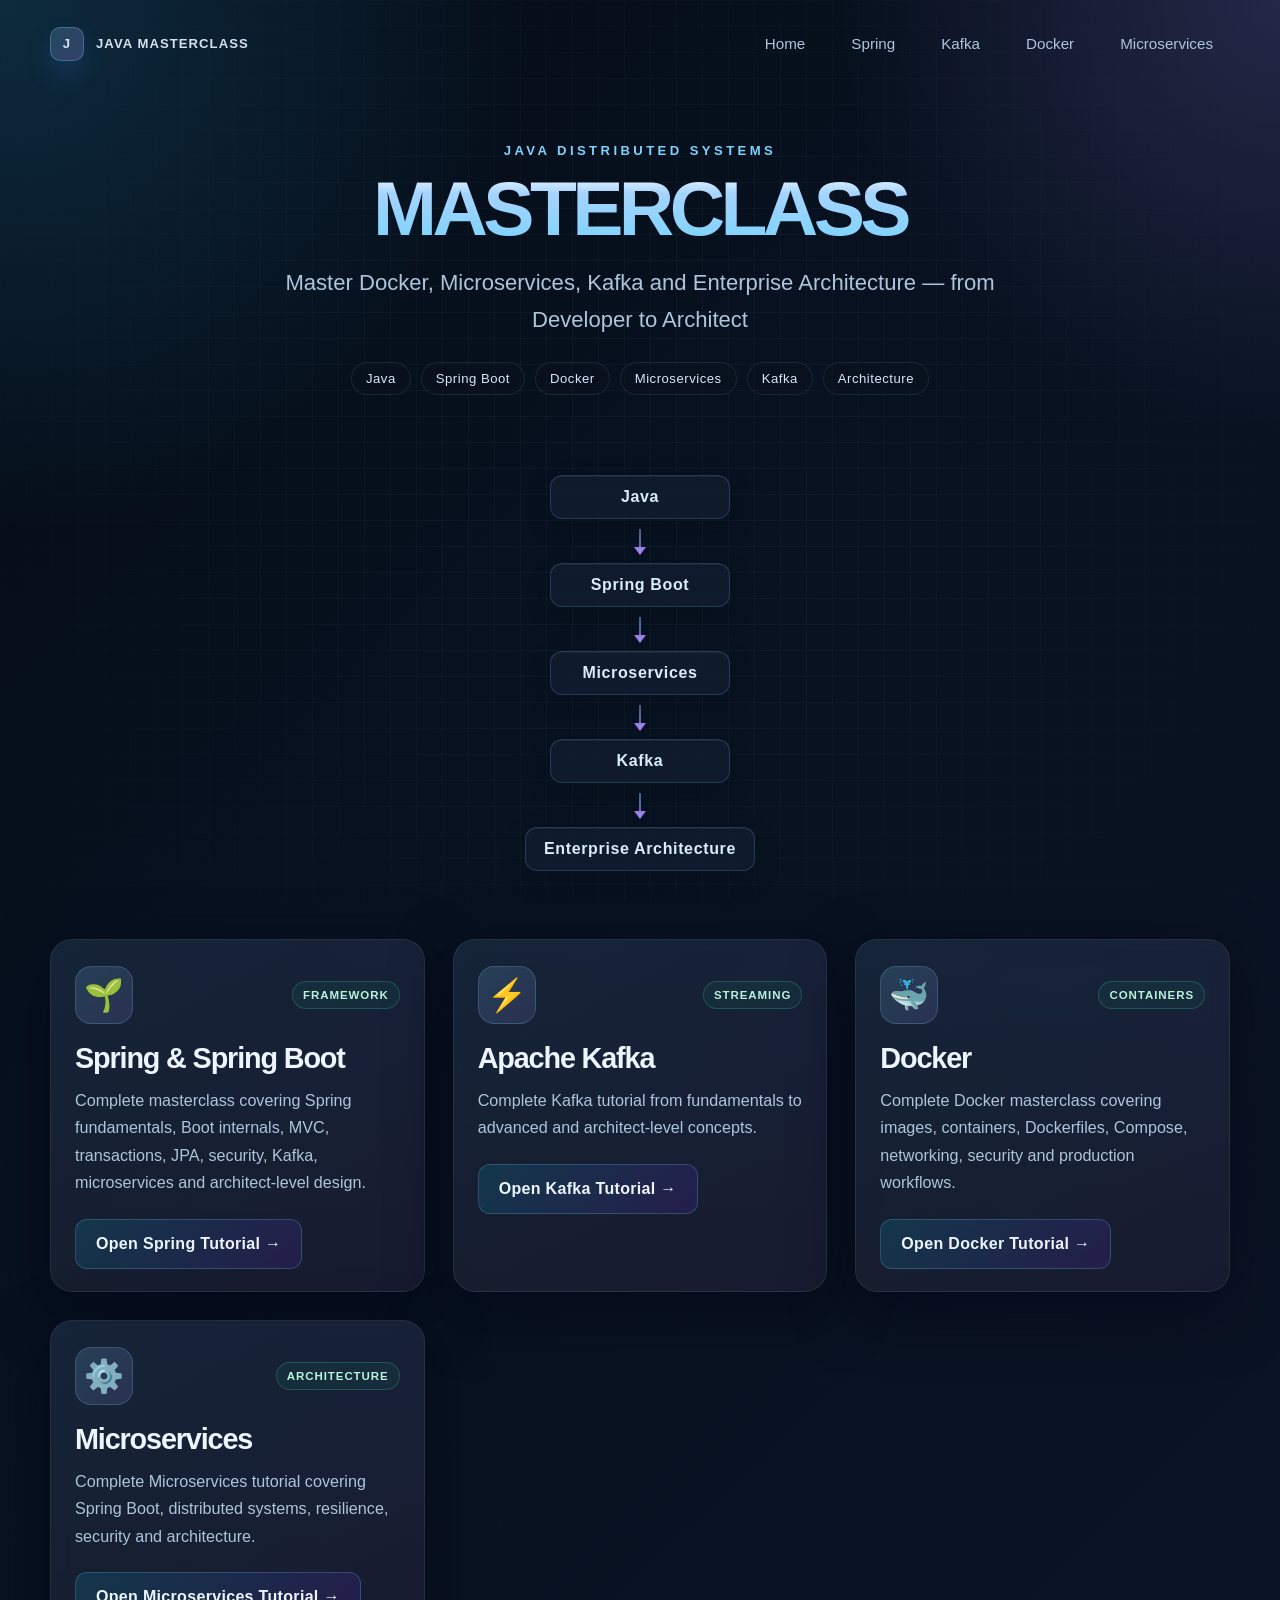
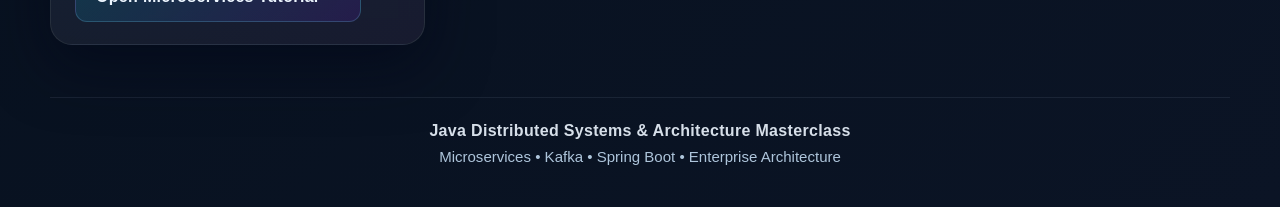
<file: index.html>
<!DOCTYPE html>
<html lang="en">
  <head>
    <meta charset="UTF-8" />
    <meta name="viewport" content="width=device-width, initial-scale=1.0" />
    <title>Java Distributed Systems & Architecture Masterclass</title>
    <meta
      name="description"
      content="Java Distributed Systems & Architecture Masterclass — Master Microservices, Kafka and Enterprise Architecture from Developer to Architect."
    />
    <style>
      :root {
        --bg: #07111f;
        --bg-soft: #0d1b2e;
        --panel: rgba(13, 24, 38, 0.68);
        --panel-strong: rgba(18, 30, 48, 0.9);
        --border: rgba(148, 163, 184, 0.2);
        --text: #edf6ff;
        --muted: #aec5db;
        --primary: #7dd3fc;
        --primary-strong: #38bdf8;
        --secondary: #a78bfa;
        --accent: #34d399;
        --shadow: 0 20px 60px rgba(2, 6, 23, 0.55);
        --radius: 22px;
      }

      * {
        box-sizing: border-box;
      }

      html {
        scroll-behavior: smooth;
      }

      body {
        margin: 0;
        font-family: "Segoe UI", Tahoma, Geneva, Verdana, sans-serif;
        background:
          radial-gradient(circle at top left, rgba(56, 189, 248, 0.18), transparent 24%),
          radial-gradient(circle at top right, rgba(167, 139, 250, 0.18), transparent 20%),
          linear-gradient(135deg, #040b15 0%, var(--bg) 36%, #0b1425 100%);
        color: var(--text);
        min-height: 100vh;
      }

      body::before {
        content: "";
        position: fixed;
        inset: 0;
        background-image:
          linear-gradient(rgba(148, 163, 184, 0.05) 1px, transparent 1px),
          linear-gradient(90deg, rgba(148, 163, 184, 0.05) 1px, transparent 1px);
        background-size: 26px 26px;
        mask-image: radial-gradient(circle at center, black 25%, transparent 100%);
        pointer-events: none;
      }

      a {
        color: inherit;
        text-decoration: none;
      }

      .page-shell {
        width: min(1180px, calc(100% - 32px));
        margin: 0 auto;
        position: relative;
        z-index: 1;
      }

      .topbar {
        display: flex;
        align-items: center;
        justify-content: space-between;
        gap: 24px;
        padding: 24px 0 18px;
      }

      .brand {
        display: inline-flex;
        align-items: center;
        gap: 12px;
        font-weight: 700;
        letter-spacing: 0.08em;
        text-transform: uppercase;
        font-size: 0.82rem;
        color: rgba(237, 246, 255, 0.9);
      }

      .brand-mark {
        width: 34px;
        height: 34px;
        border-radius: 10px;
        display: grid;
        place-items: center;
        background: linear-gradient(135deg, rgba(125, 211, 252, 0.2), rgba(167, 139, 250, 0.26));
        border: 1px solid rgba(125, 211, 252, 0.28);
        box-shadow: 0 14px 26px rgba(59, 130, 246, 0.18);
      }

      .nav {
        display: flex;
        align-items: center;
        gap: 12px;
        flex-wrap: wrap;
      }

      .nav a {
        padding: 10px 16px;
        border-radius: 999px;
        color: var(--muted);
        border: 1px solid transparent;
        transition: 0.25s ease;
        font-size: 0.95rem;
      }

      .nav a:hover {
        color: var(--text);
        border-color: rgba(125, 211, 252, 0.2);
        background: rgba(15, 23, 42, 0.56);
      }

      .hero {
        text-align: center;
        padding: 60px 0 30px;
      }

      .eyebrow {
        display: inline-block;
        margin: 0 0 16px;
        letter-spacing: 0.26em;
        text-transform: uppercase;
        color: var(--primary);
        font-size: 0.82rem;
        font-weight: 700;
      }

      h1 {
        margin: 0;
        font-size: clamp(2.8rem, 6vw, 6rem);
        line-height: 0.9;
        letter-spacing: -0.06em;
        font-weight: 800;
        text-transform: uppercase;
        background: linear-gradient(180deg, #f3f9ff 0%, #a5d4ff 28%, #7dd3fc 100%);
        -webkit-background-clip: text;
        background-clip: text;
        color: transparent;
      }

      .subtitle {
        max-width: 760px;
        margin: 22px auto 0;
        font-size: clamp(1.05rem, 2vw, 1.38rem);
        line-height: 1.65;
        color: var(--muted);
      }

      .hero-tags {
        display: flex;
        align-items: center;
        justify-content: center;
        gap: 10px;
        flex-wrap: wrap;
        margin-top: 24px;
      }

      .tag {
        border: 1px solid rgba(125, 211, 252, 0.12);
        background: rgba(11, 18, 30, 0.52);
        color: #d6e9ff;
        padding: 8px 14px;
        border-radius: 999px;
        font-size: 0.82rem;
        letter-spacing: 0.04em;
      }

      .architecture {
        margin: 32px auto 18px;
        width: min(700px, 100%);
        padding: 18px 0 4px;
      }

      .flow {
        display: grid;
        justify-items: center;
        gap: 10px;
      }

      .node {
        display: inline-flex;
        align-items: center;
        justify-content: center;
        min-width: 180px;
        padding: 12px 18px;
        border-radius: 12px;
        color: #dbebff;
        background: rgba(18, 30, 48, 0.8);
        border: 1px solid rgba(125, 211, 252, 0.18);
        box-shadow: inset 0 1px 0 rgba(255,255,255,0.05), 0 10px 24px rgba(8, 15, 25, 0.22);
        font-weight: 700;
        letter-spacing: 0.04em;
      }

      .arrow {
        width: 2px;
        height: 24px;
        background: linear-gradient(180deg, rgba(125, 211, 252, 0.45), rgba(167, 139, 250, 0.7));
        position: relative;
      }

      .arrow::after {
        content: "";
        position: absolute;
        left: 50%;
        bottom: -2px;
        transform: translateX(-50%);
        border-left: 6px solid transparent;
        border-right: 6px solid transparent;
        border-top: 8px solid rgba(167, 139, 250, 0.9);
      }

      .cards {
        display: grid;
        grid-template-columns: repeat(3, minmax(240px, 1fr));
        gap: 28px;
        padding: 46px 0 40px;
      }

      .course-card {
        position: relative;
        background: linear-gradient(180deg, rgba(15, 23, 42, 0.76), rgba(12, 18, 29, 0.84));
        border: 1px solid var(--border);
        border-radius: var(--radius);
        box-shadow: var(--shadow);
        backdrop-filter: blur(10px);
        padding: 26px 24px 22px;
        overflow: hidden;
        transition: transform 0.25s ease, border-color 0.25s ease, box-shadow 0.25s ease;
      }

      .course-card::before {
        content: "";
        position: absolute;
        inset: 0;
        background: linear-gradient(135deg, rgba(125, 211, 252, 0.08), rgba(167, 139, 250, 0.08));
        pointer-events: none;
      }

      .course-card:hover {
        transform: translateY(-6px);
        border-color: rgba(125, 211, 252, 0.42);
        box-shadow: 0 26px 72px rgba(2, 6, 23, 0.66);
      }

      .card-header {
        position: relative;
        display: flex;
        align-items: center;
        justify-content: space-between;
        gap: 14px;
        margin-bottom: 18px;
      }

      .icon-shell {
        width: 58px;
        height: 58px;
        border-radius: 16px;
        display: grid;
        place-items: center;
        font-size: 2rem;
        background: linear-gradient(135deg, rgba(125, 211, 252, 0.16), rgba(167, 139, 250, 0.14));
        border: 1px solid rgba(125, 211, 252, 0.2);
      }

      .badge {
        padding: 7px 10px;
        border-radius: 999px;
        border: 1px solid rgba(52, 211, 153, 0.25);
        background: rgba(16, 185, 129, 0.08);
        color: #baf2db;
        font-size: 0.72rem;
        letter-spacing: 0.08em;
        text-transform: uppercase;
        font-weight: 700;
      }

      .course-card h2 {
        position: relative;
        margin: 0 0 12px;
        font-size: clamp(1.8rem, 2vw, 2.6rem);
        letter-spacing: -0.04em;
      }

      .course-card p {
        position: relative;
        margin: 0 0 22px;
        color: var(--muted);
        line-height: 1.7;
        font-size: 1.01rem;
      }

      .action {
        position: relative;
        display: inline-flex;
        align-items: center;
        justify-content: center;
        min-height: 50px;
        padding: 0 20px;
        border-radius: 12px;
        border: 1px solid rgba(125, 211, 252, 0.22);
        background: linear-gradient(135deg, rgba(14, 116, 144, 0.28), rgba(91, 33, 182, 0.2));
        color: var(--text);
        font-weight: 700;
        letter-spacing: 0.02em;
        transition: 0.25s ease;
      }

      .action:hover {
        transform: translateX(2px);
        border-color: rgba(125, 211, 252, 0.42);
        box-shadow: 0 14px 28px rgba(56, 189, 248, 0.15);
      }

      footer {
        padding: 24px 0 42px;
        text-align: center;
        color: var(--muted);
        border-top: 1px solid rgba(148, 163, 184, 0.12);
        margin-top: 12px;
      }

      .footer-title {
        font-weight: 700;
        color: rgba(237, 246, 255, 0.9);
        letter-spacing: 0.02em;
      }

      .footer-sub {
        margin-top: 8px;
        font-size: 0.94rem;
      }

      @media (max-width: 760px) {
        .topbar {
          flex-direction: column;
          align-items: flex-start;
          padding-top: 18px;
        }

        .nav {
          width: 100%;
        }

        .nav a {
          flex: 1 1 0;
          text-align: center;
        }

        .hero {
          padding-top: 36px;
        }

        .eyebrow {
          letter-spacing: 0.18em;
        }

        .cards {
          grid-template-columns: 1fr;
          gap: 20px;
        }
      }

      @media (max-width: 440px) {
        .page-shell {
          width: min(100% - 20px, 1180px);
        }

        .tag {
          font-size: 0.74rem;
        }

        .node {
          min-width: 150px;
          font-size: 0.82rem;
        }
      }
    </style>
  </head>
  <body>
    <div class="page-shell">
      <header class="topbar">
        <div class="brand">
          <span class="brand-mark">J</span>
          <span>Java Masterclass</span>
        </div>
        <nav class="nav" aria-label="Main navigation">
          <a href="./index.html">Home</a>
          <a href="./spring-boot-masterclass.html">Spring</a>
          <a href="./Tutorials.html">Kafka</a>
          <a href="./docker.html">Docker</a>
          <a href="./microservices-architect-masterclass.html">Microservices</a>
        </nav>
      </header>

      <main>
        <section class="hero" aria-labelledby="masterclass-title">
          <p class="eyebrow">Java Distributed Systems</p>
          <h1 id="masterclass-title">Masterclass</h1>
          <p class="subtitle">
            Master Docker, Microservices, Kafka and Enterprise Architecture — from Developer to Architect
          </p>
          <div class="hero-tags" aria-label="Technology stack">
            <span class="tag">Java</span>
            <span class="tag">Spring Boot</span>
            <span class="tag">Docker</span>
            <span class="tag">Microservices</span>
            <span class="tag">Kafka</span>
            <span class="tag">Architecture</span>
          </div>
        </section>

        <section class="architecture" aria-label="Architecture flow">
          <div class="flow">
            <div class="node">Java</div>
            <div class="arrow" aria-hidden="true"></div>
            <div class="node">Spring Boot</div>
            <div class="arrow" aria-hidden="true"></div>
            <div class="node">Microservices</div>
            <div class="arrow" aria-hidden="true"></div>
            <div class="node">Kafka</div>
            <div class="arrow" aria-hidden="true"></div>
            <div class="node">Enterprise Architecture</div>
          </div>
        </section>

        <section class="cards" aria-label="Tutorials">
          <article class="course-card spring-card">
            <div class="card-header">
              <div class="icon-shell" aria-hidden="true">🌱</div>
              <span class="badge">Framework</span>
            </div>
            <h2>Spring &amp; Spring Boot</h2>
            <p>
              Complete masterclass covering Spring fundamentals, Boot internals, MVC, transactions, JPA, security, Kafka, microservices and architect-level design.
            </p>
            <a class="action" href="./spring-boot-masterclass.html">Open Spring Tutorial →</a>
          </article>

          <article class="course-card kafka-card">
            <div class="card-header">
              <div class="icon-shell" aria-hidden="true">⚡</div>
              <span class="badge">Streaming</span>
            </div>
            <h2>Apache Kafka</h2>
            <p>
              Complete Kafka tutorial from fundamentals to advanced and architect-level concepts.
            </p>
            <a class="action" href="./Tutorials.html">Open Kafka Tutorial →</a>
          </article>

          <article class="course-card docker-card">
            <div class="card-header">
              <div class="icon-shell" aria-hidden="true">🐳</div>
              <span class="badge">Containers</span>
            </div>
            <h2>Docker</h2>
            <p>
              Complete Docker masterclass covering images, containers, Dockerfiles, Compose, networking, security and production workflows.
            </p>
            <a class="action" href="./docker.html">Open Docker Tutorial →</a>
          </article>

          <article class="course-card micro-card">
            <div class="card-header">
              <div class="icon-shell" aria-hidden="true">⚙️</div>
              <span class="badge">Architecture</span>
            </div>
            <h2>Microservices</h2>
            <p>
              Complete Microservices tutorial covering Spring Boot, distributed systems, resilience, security and architecture.
            </p>
            <a class="action" href="./microservices-architect-masterclass.html">Open Microservices Tutorial →</a>
          </article>
        </section>
      </main>

      <footer>
        <div class="footer-title">Java Distributed Systems &amp; Architecture Masterclass</div>
        <div class="footer-sub">Microservices • Kafka • Spring Boot • Enterprise Architecture</div>
      </footer>
    </div>
  </body>
</html>
</file>
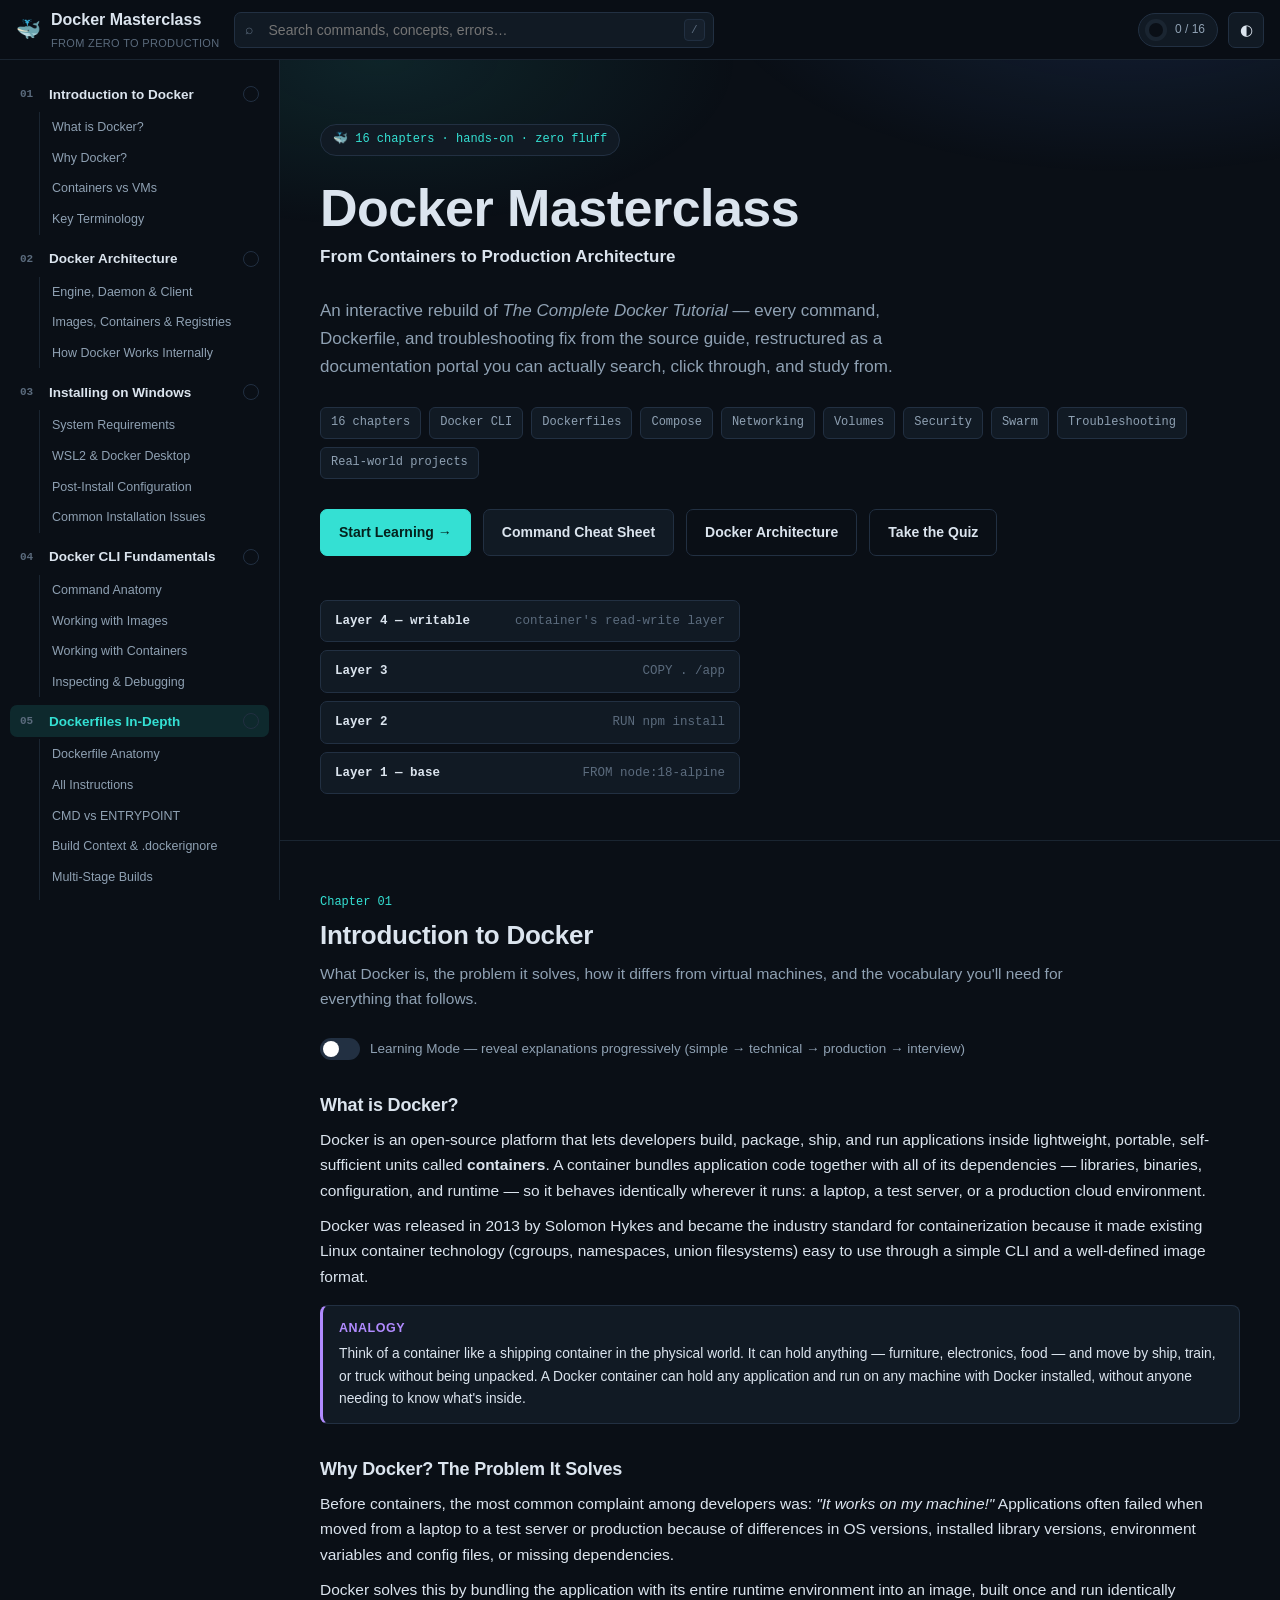
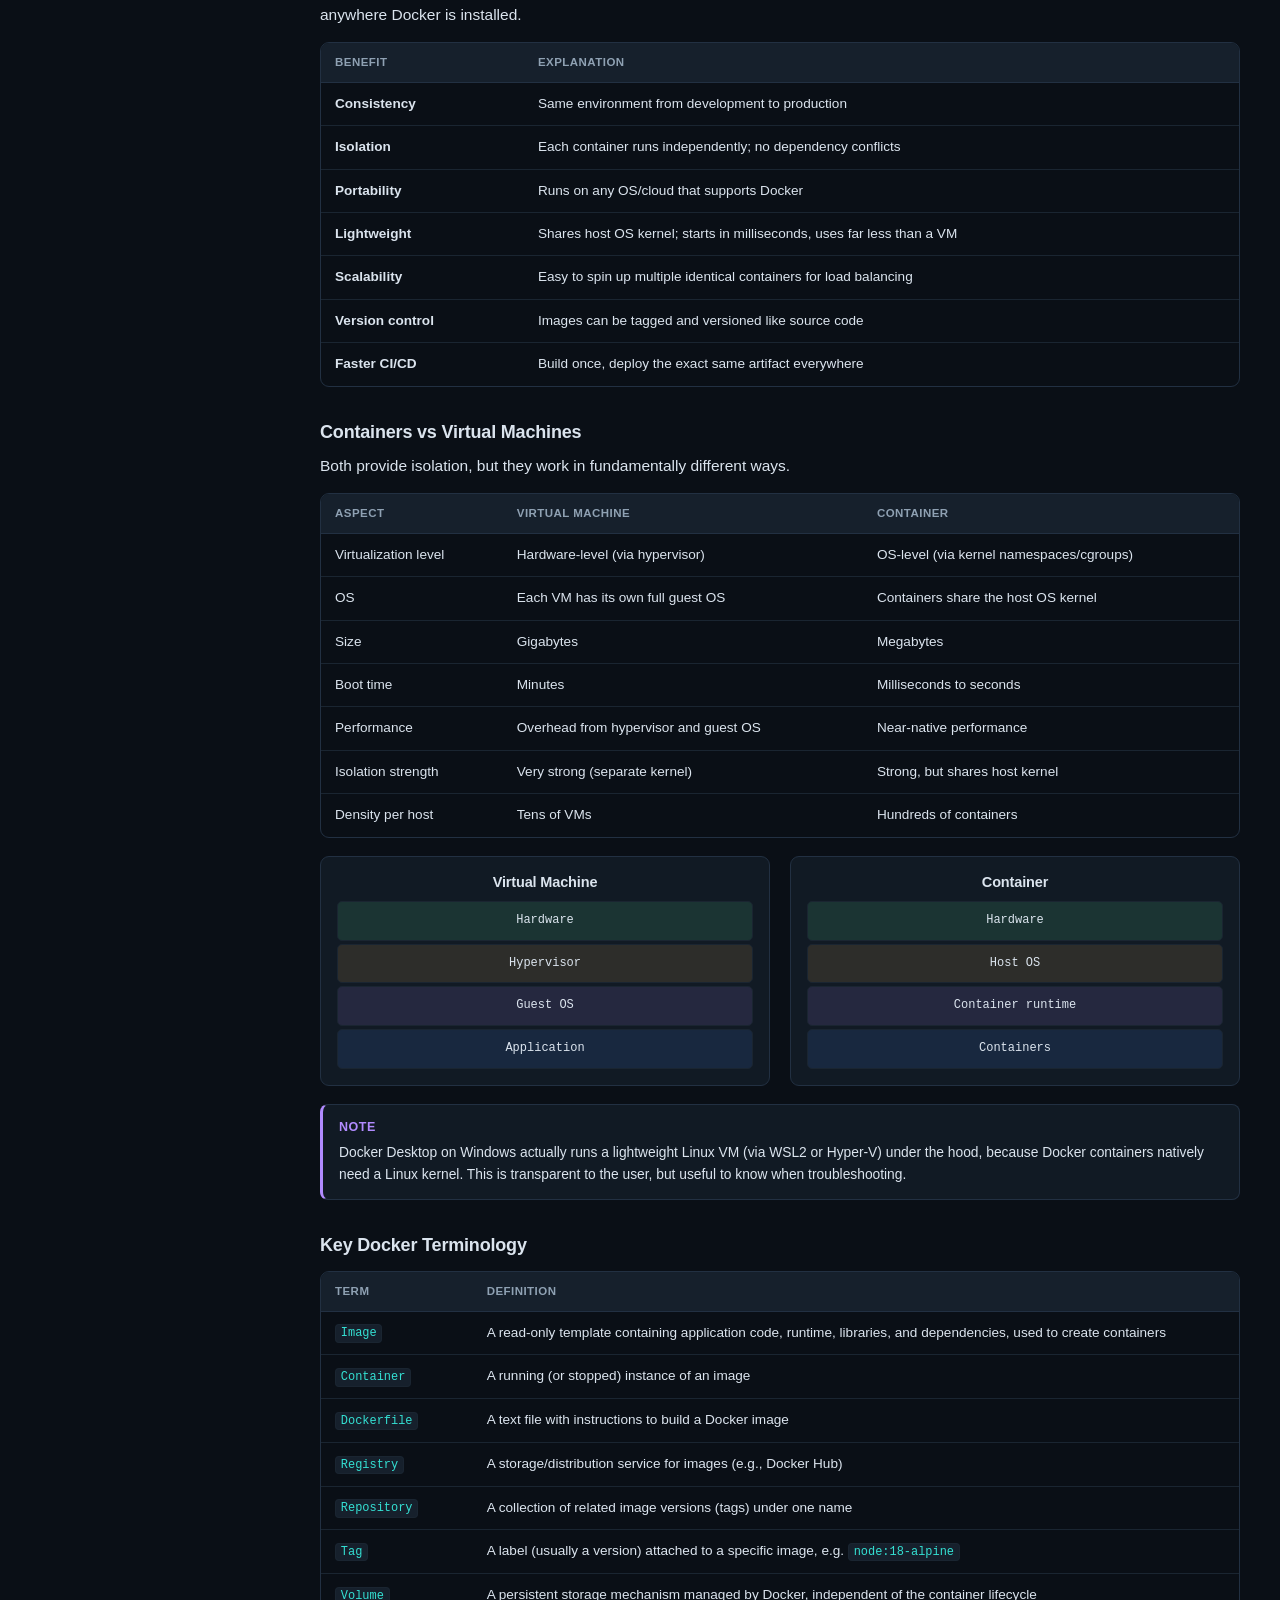
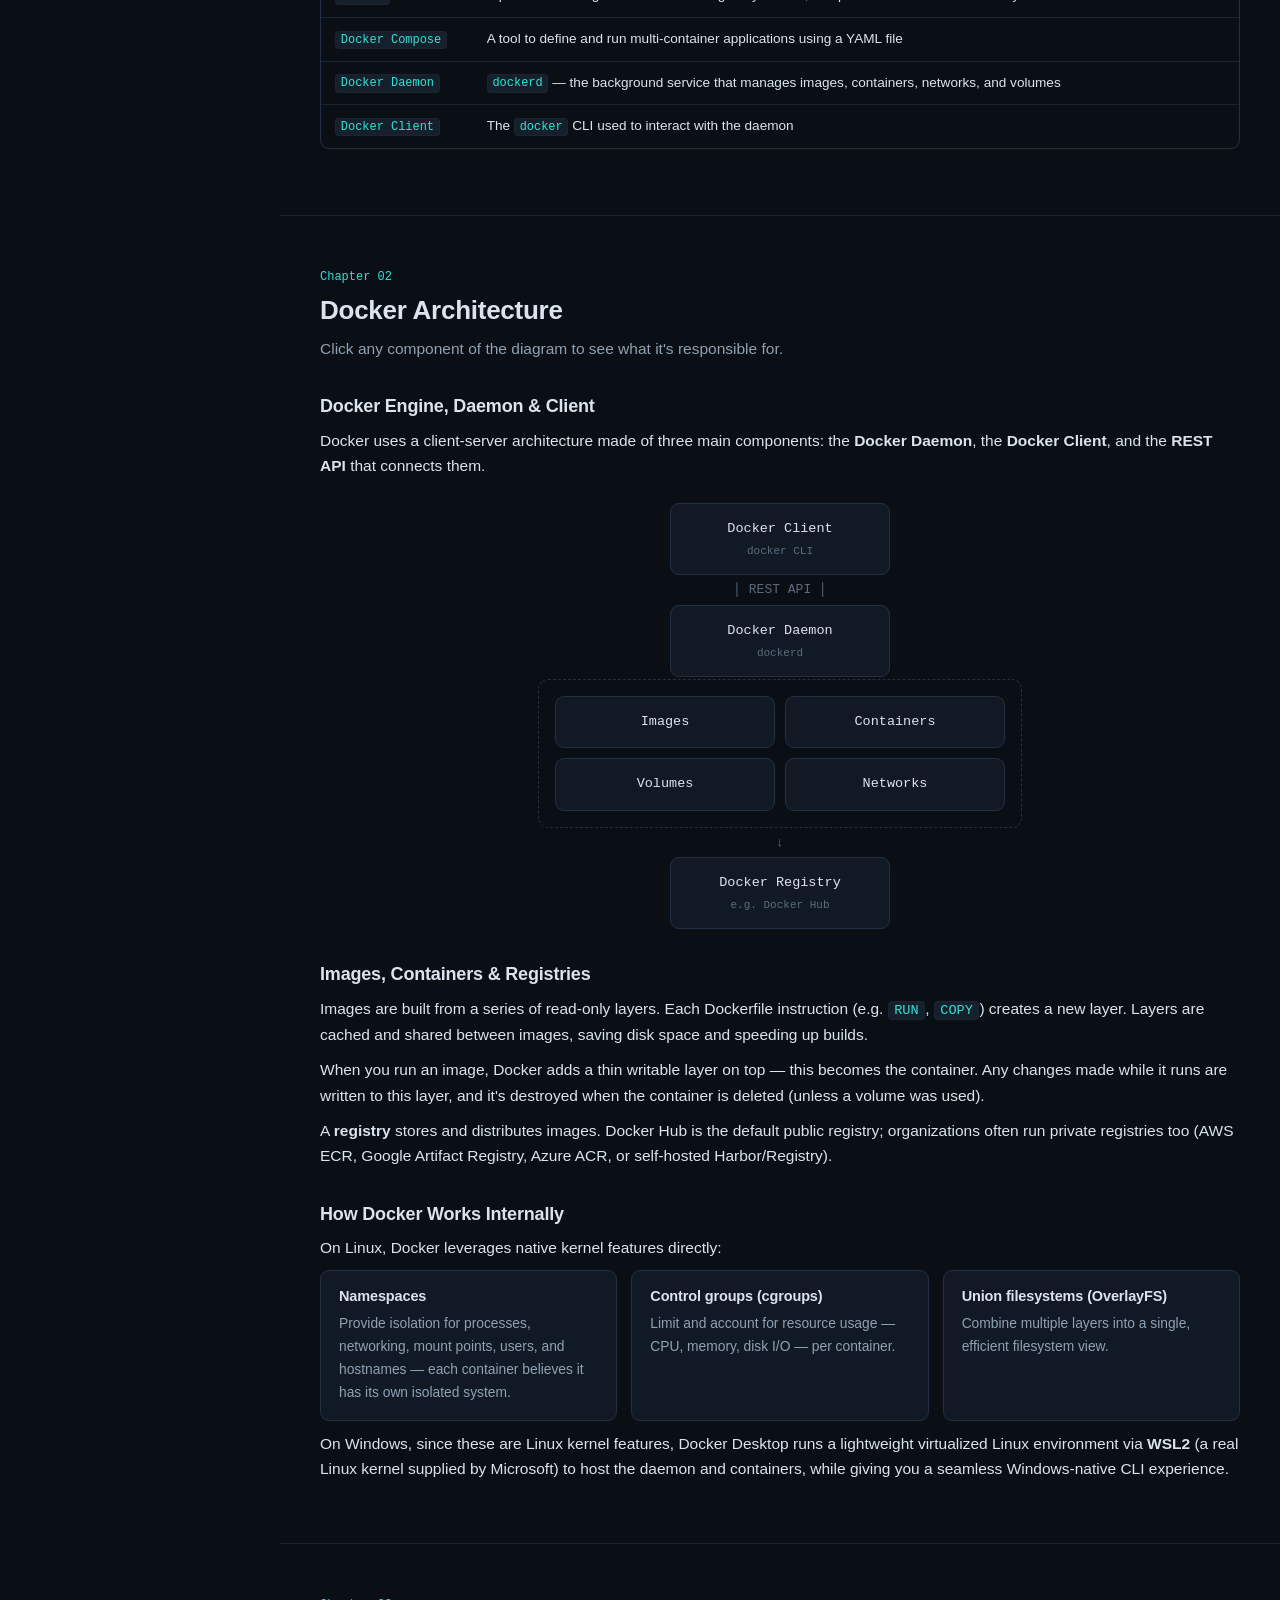
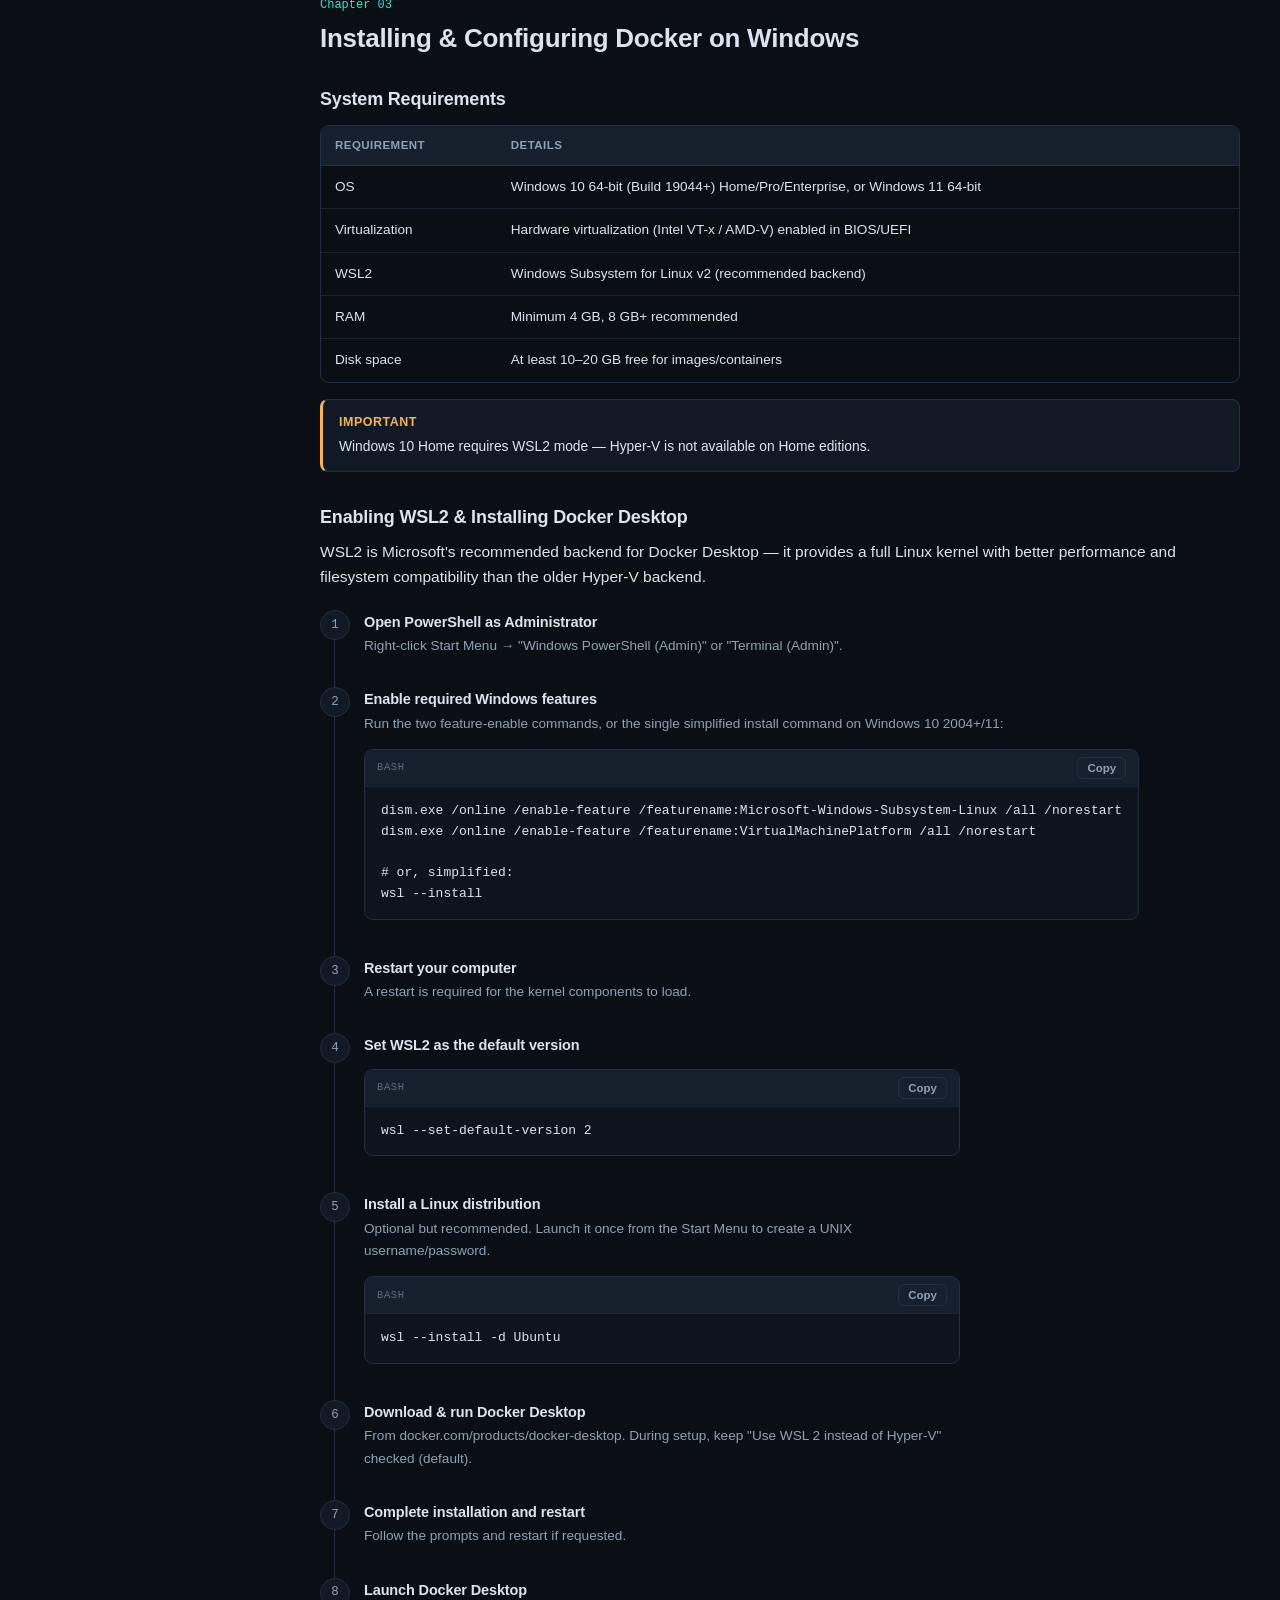
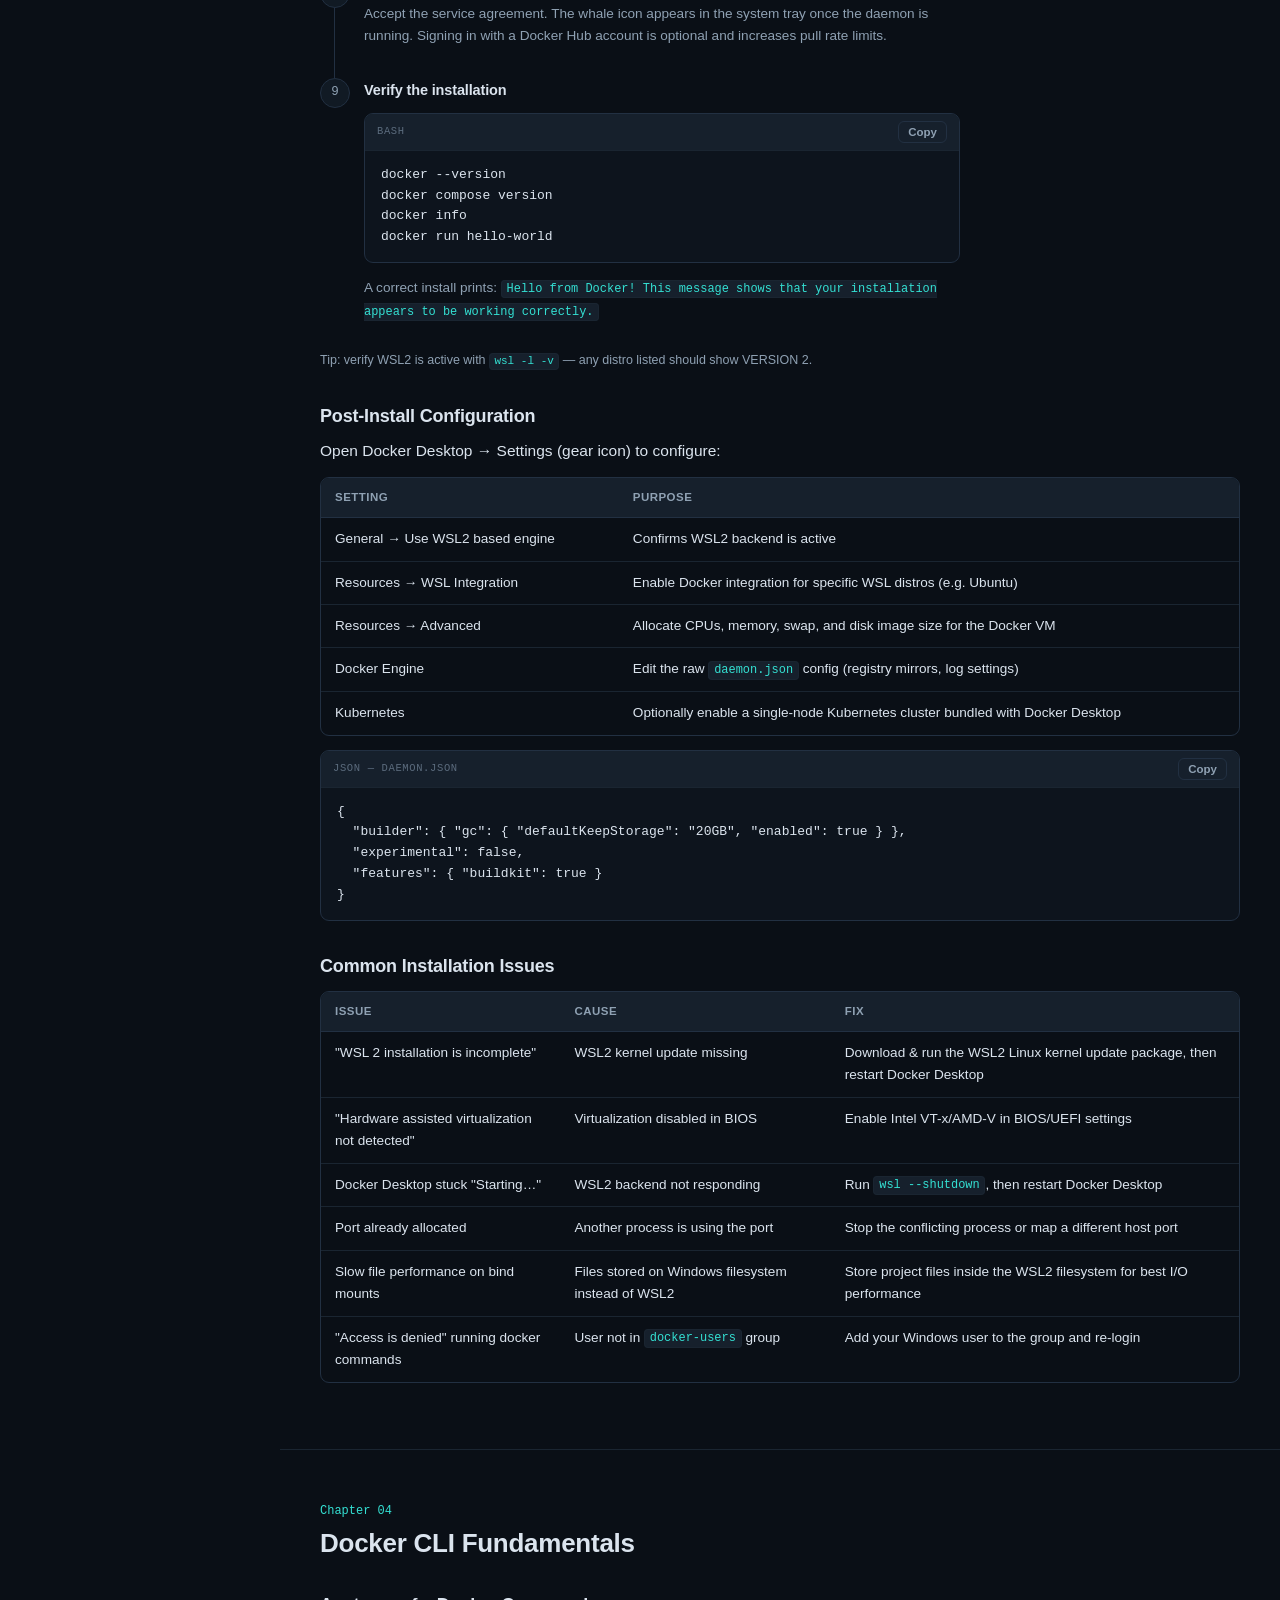
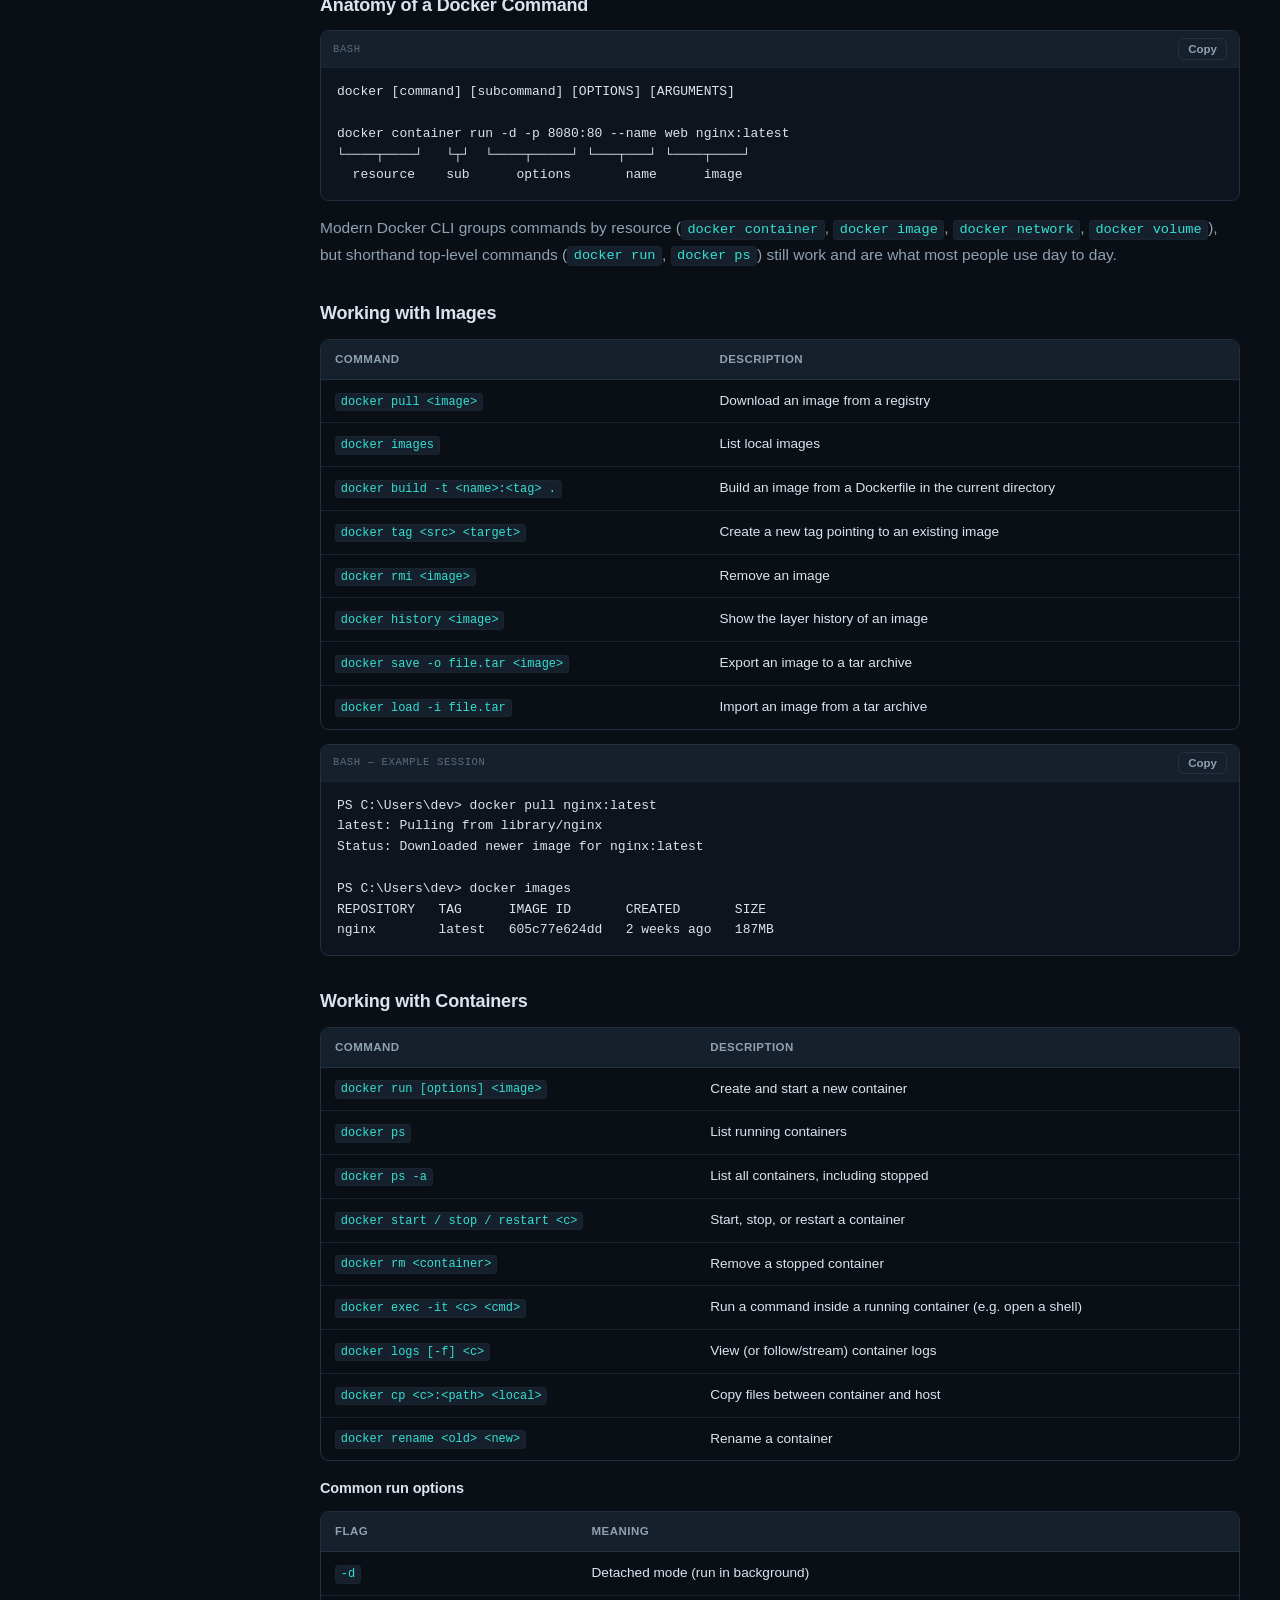
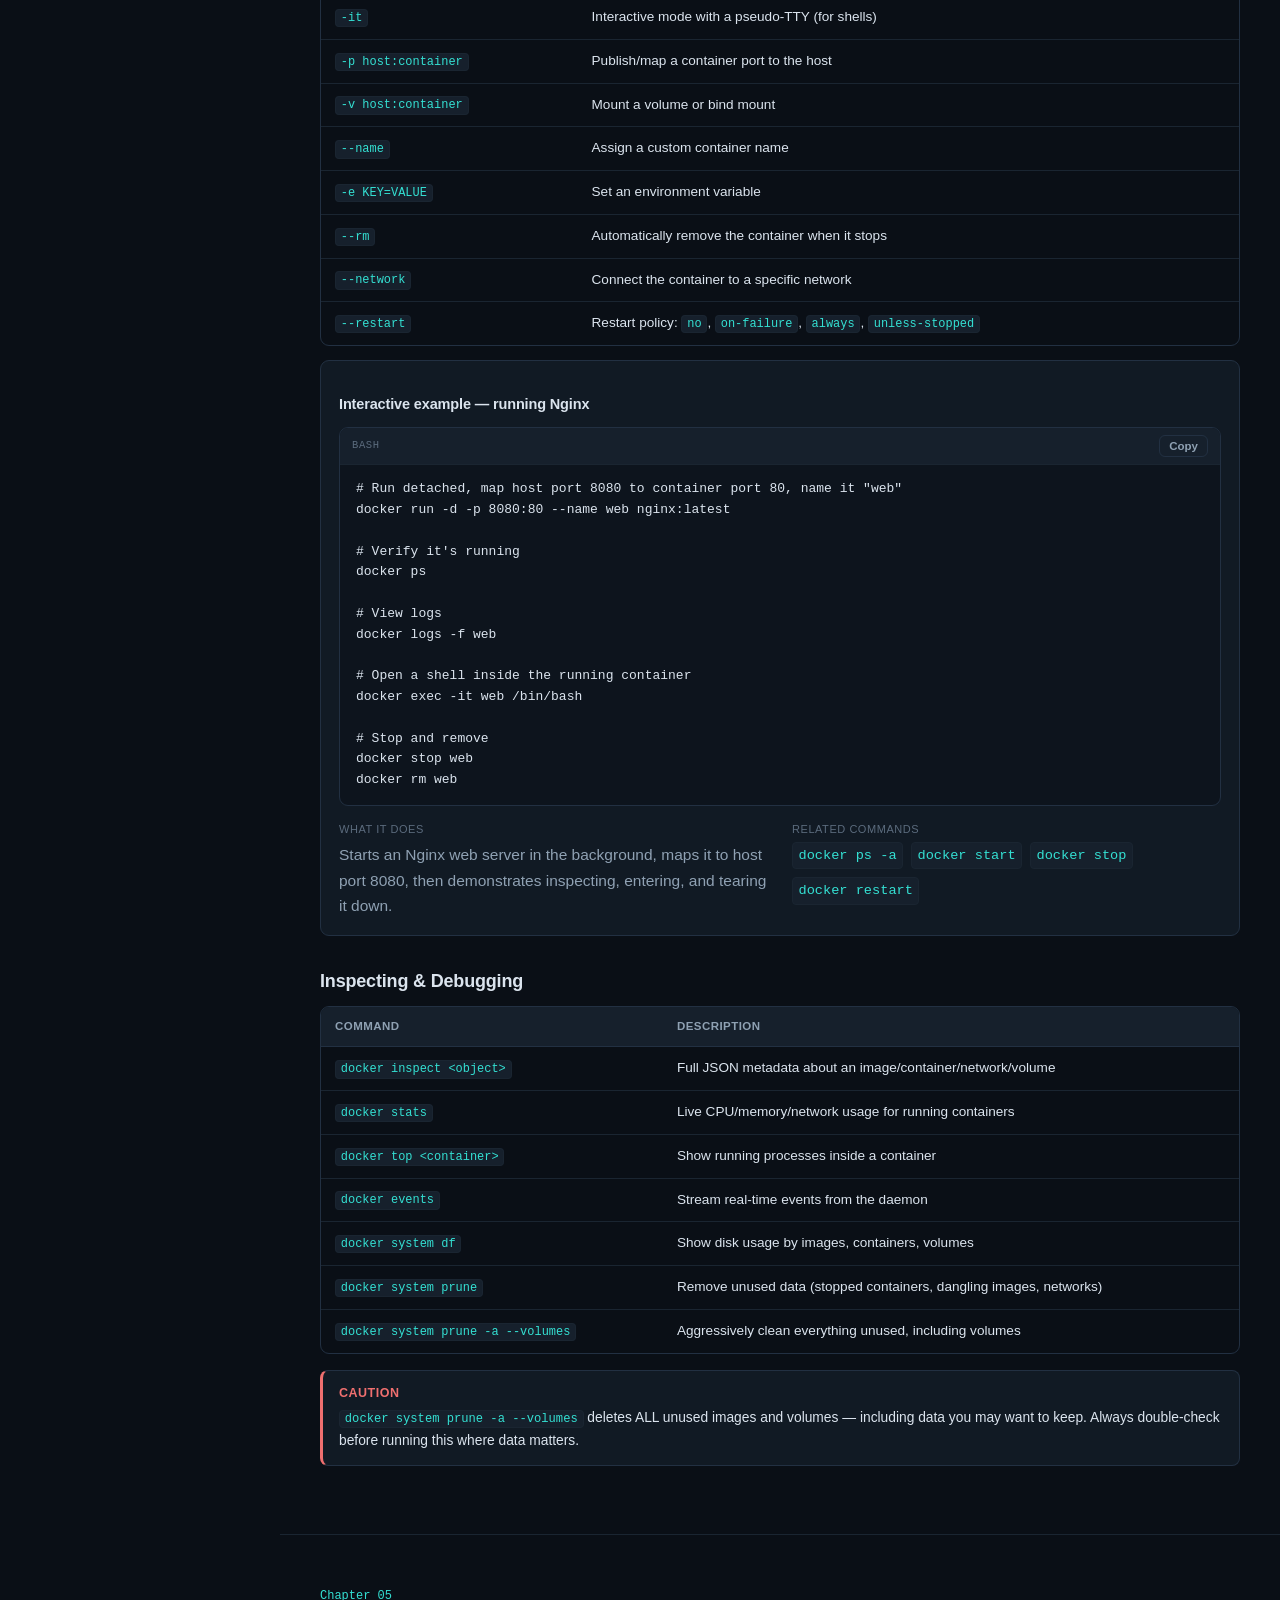
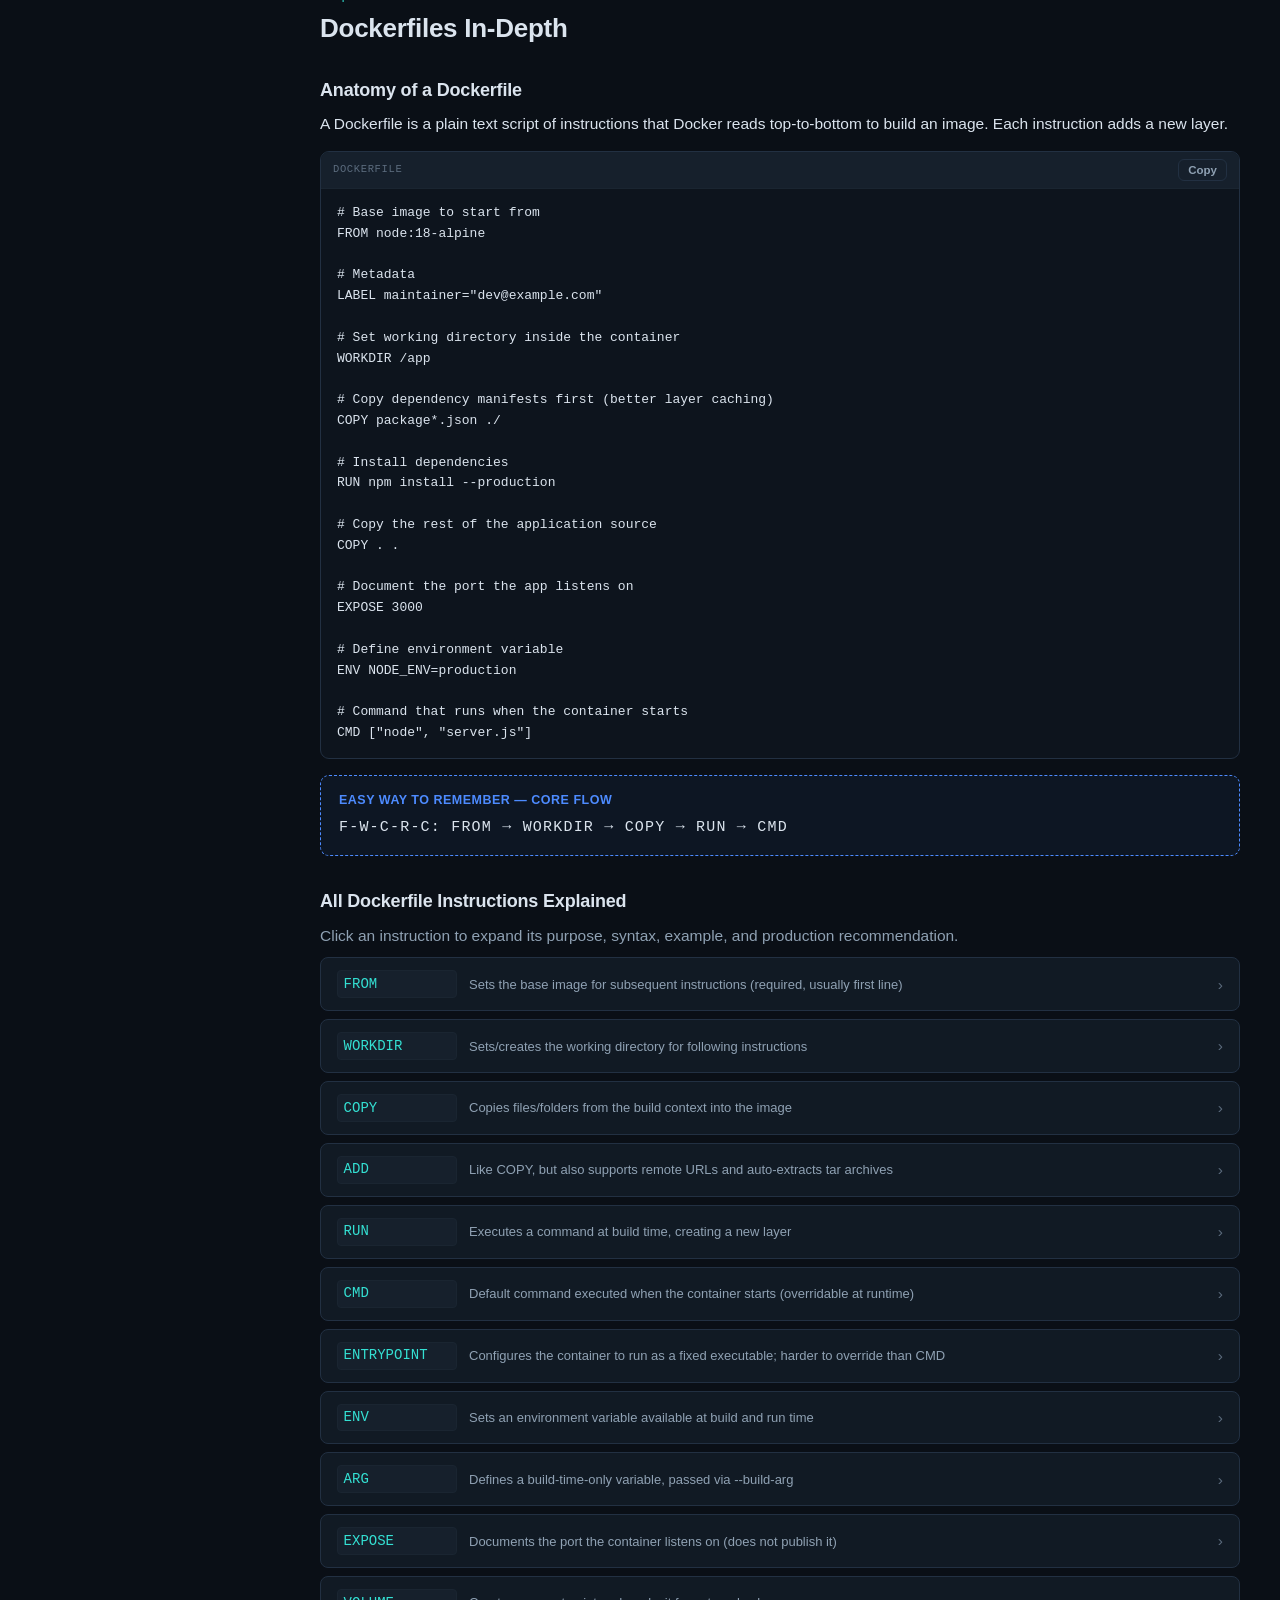
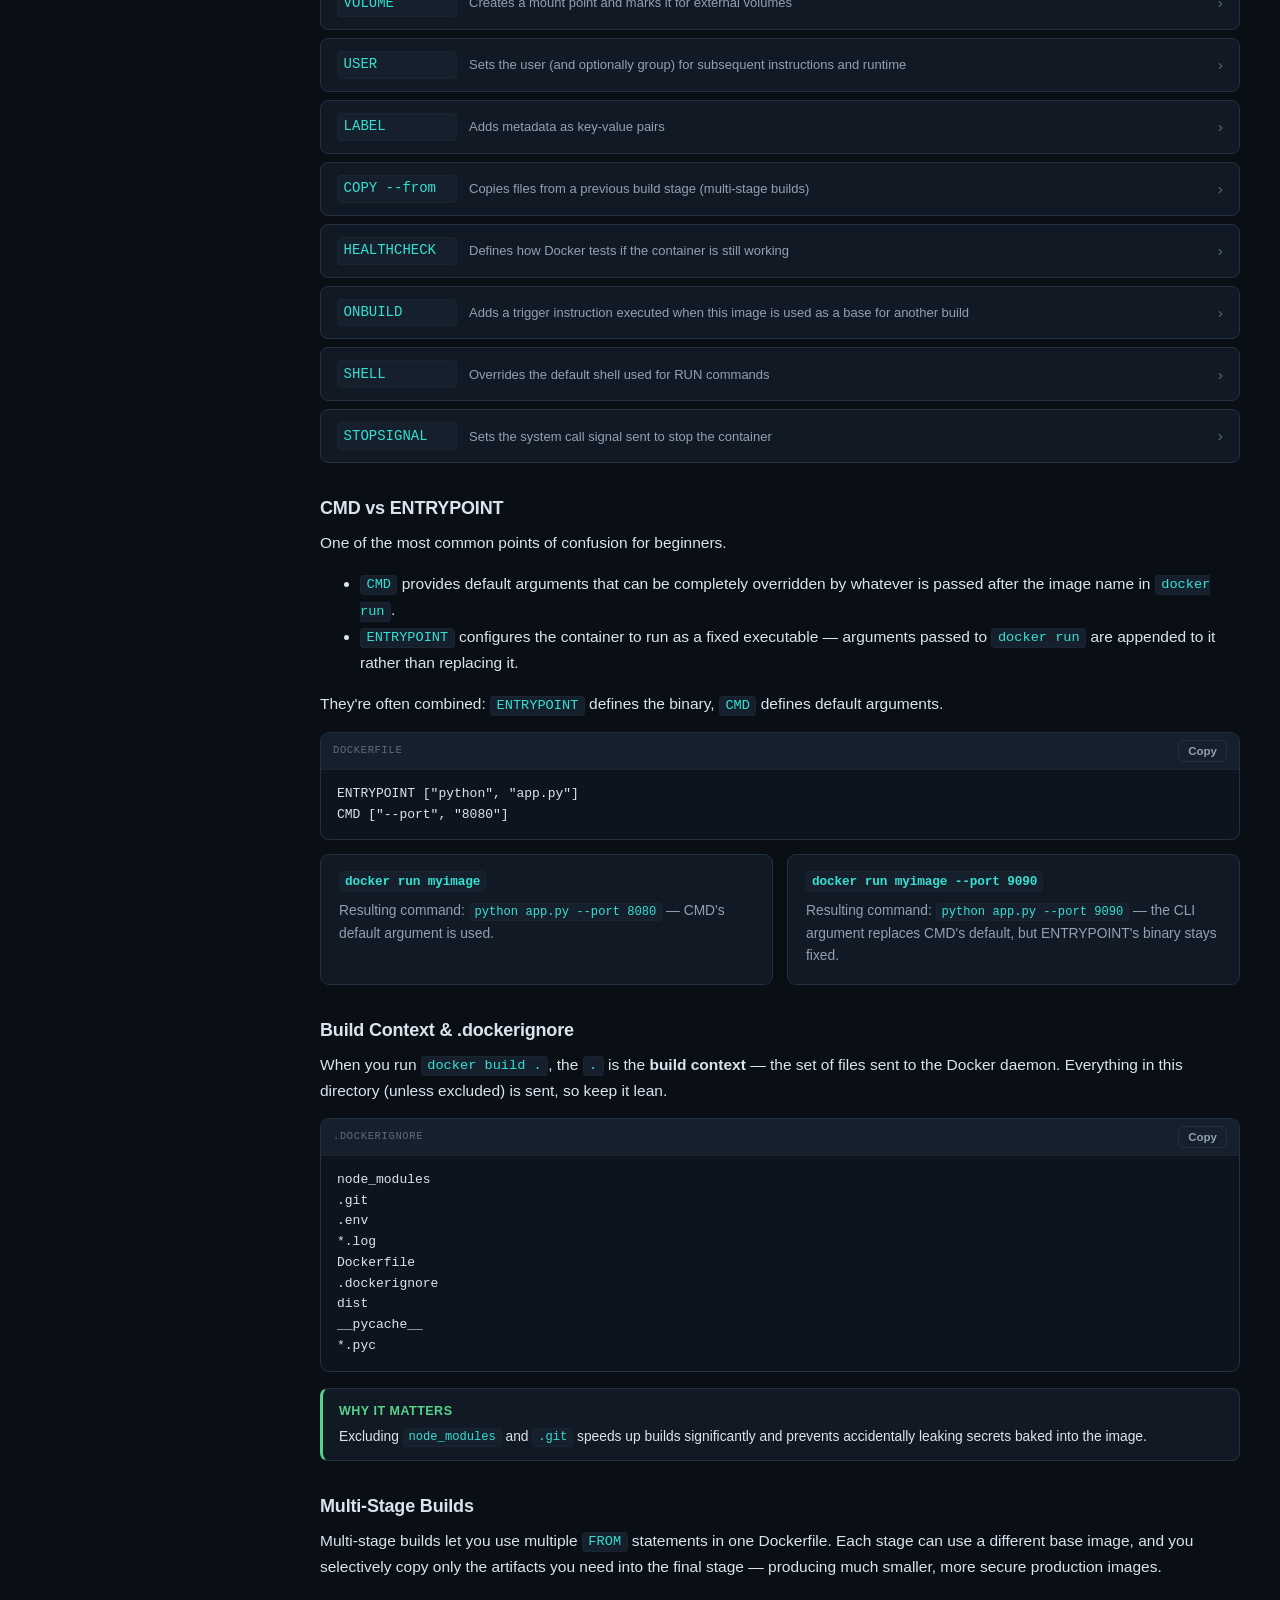
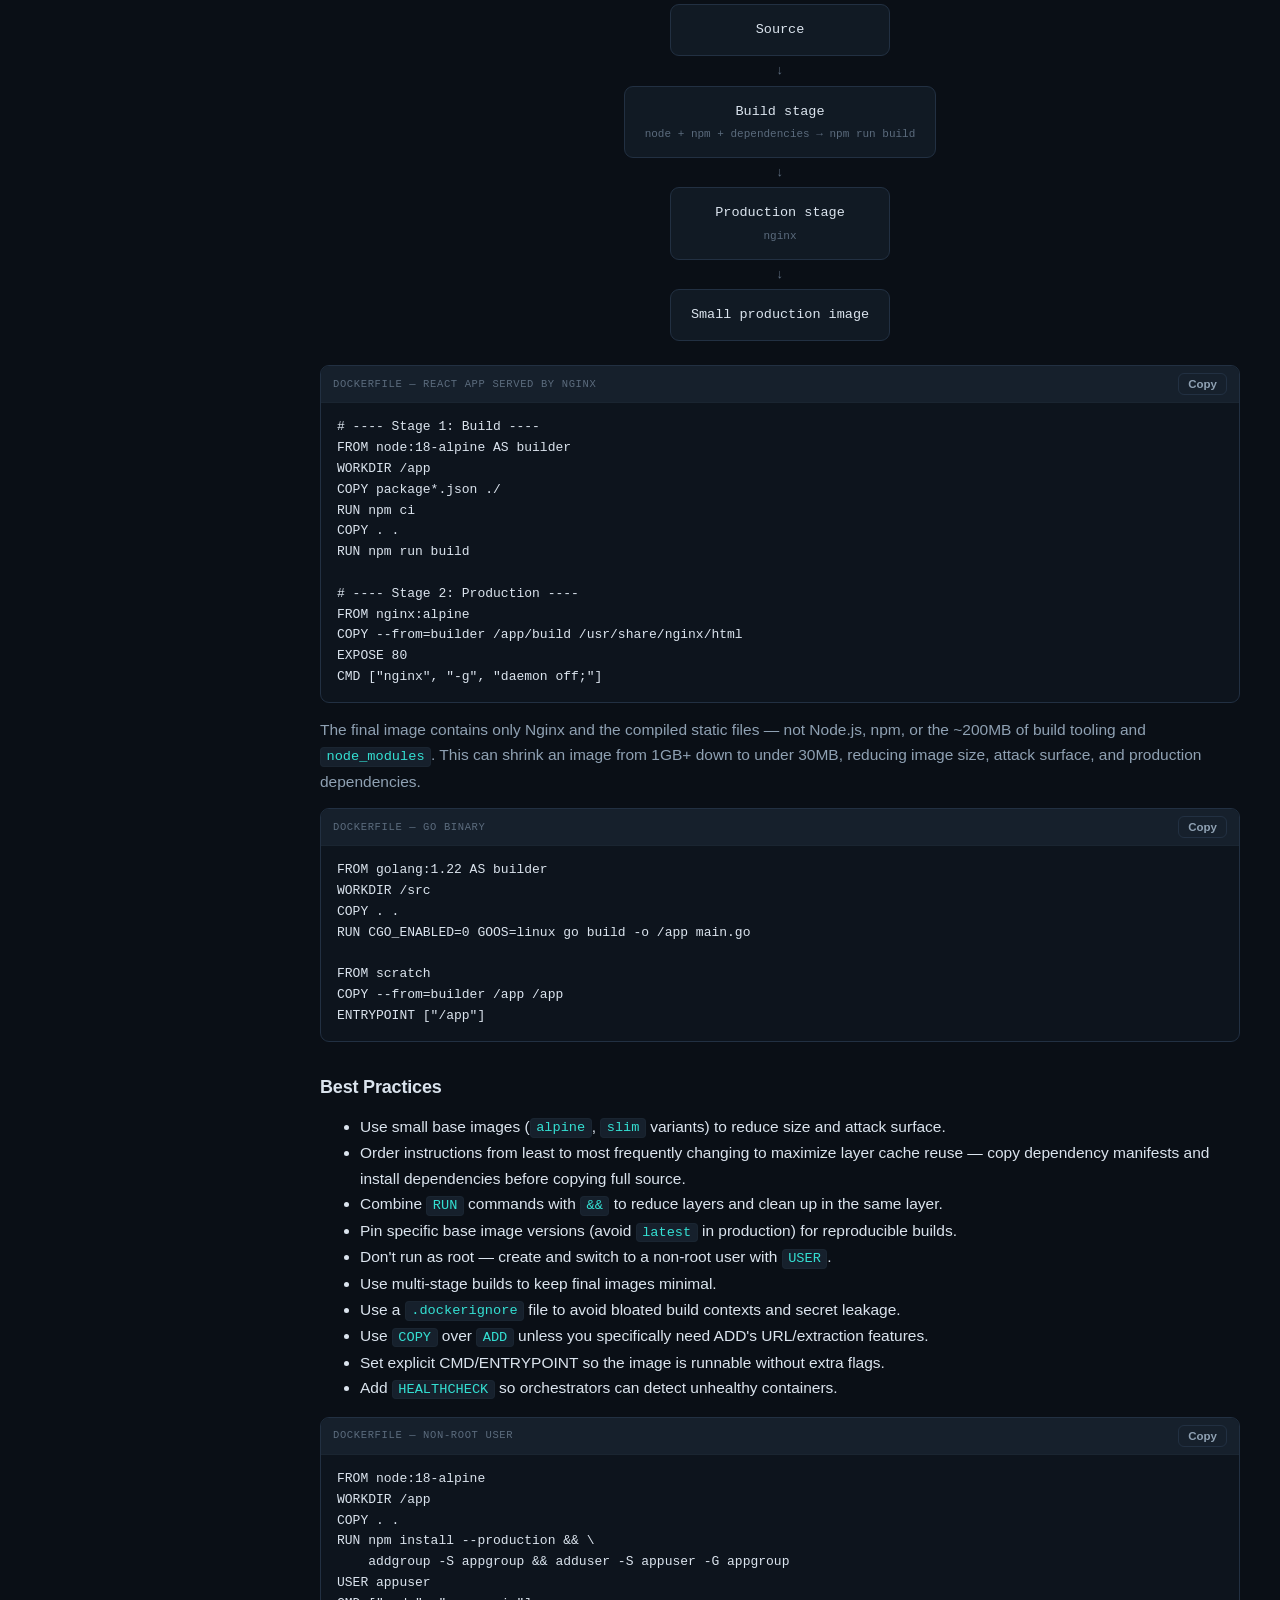
<file: docker_tutorial.html>
<!DOCTYPE html>
<html lang="en" data-theme="dark">
<head>
<meta charset="UTF-8">
<meta name="viewport" content="width=device-width, initial-scale=1.0">
<title>Docker Masterclass — From Zero to Production</title>
<meta name="description" content="An interactive Docker documentation, tutorial, command reference, troubleshooting guide, and interview-prep portal — from containers to production architecture.">
<style>
/* ============================================================
   Docker Masterclass — From Zero to Production
   Design tokens
   ============================================================ */
:root{
  --bg:            #0a0f16;
  --bg-alt:        #0d141d;
  --surface:       #111a24;
  --surface-2:     #16202c;
  --border:        #223042;
  --border-soft:   #1a2531;
  --text:          #dbe4ee;
  --text-dim:      #8fa1b3;
  --text-faint:    #5b6b7d;
  --accent:        #34e0d3;
  --accent-2:      #4d8bff;
  --accent-soft:   rgba(52,224,211,0.12);
  --amber:         #f5b455;
  --red:           #ef6f6f;
  --green:         #57d38c;
  --purple:        #b18bff;
  --radius:        8px;
  --mono: ui-monospace, "SFMono-Regular", "JetBrains Mono", Consolas, "Liberation Mono", Menlo, monospace;
  --sans: -apple-system, BlinkMacSystemFont, "Segoe UI", Inter, Roboto, "Helvetica Neue", Arial, sans-serif;
  --header-h: 60px;
  --sidebar-w: 280px;
}

[data-theme="light"]{
  --bg:            #f4f7fa;
  --bg-alt:        #eef2f6;
  --surface:       #ffffff;
  --surface-2:     #f0f4f8;
  --border:        #d7e0e9;
  --border-soft:   #e3e9ef;
  --text:          #16212c;
  --text-dim:      #4b5c6d;
  --text-faint:    #8494a5;
  --accent:        #0d9488;
  --accent-2:      #2563eb;
  --accent-soft:   rgba(13,148,136,0.10);
}

*, *::before, *::after{ box-sizing:border-box; }
html{ scroll-behavior:smooth; }
body{
  margin:0;
  background:var(--bg);
  color:var(--text);
  font-family:var(--sans);
  font-size:15.5px;
  line-height:1.65;
  -webkit-font-smoothing:antialiased;
}
img,svg{ max-width:100%; }
a{ color:var(--accent-2); text-decoration:none; }
a:hover{ text-decoration:underline; }
code, pre, kbd{ font-family:var(--mono); }
code.inline{
  background:var(--surface-2);
  border:1px solid var(--border-soft);
  padding:.1em .4em;
  border-radius:4px;
  font-size:.88em;
  color:var(--accent);
}
h1,h2,h3,h4{ font-weight:650; letter-spacing:-.01em; line-height:1.25; }
p{ margin:.6em 0; }
.muted{ color:var(--text-dim); }
.faint{ color:var(--text-faint); }

::selection{ background:var(--accent-soft); color:var(--text); }
:focus-visible{ outline:2px solid var(--accent); outline-offset:2px; border-radius:4px; }

/* ---------- skip link ---------- */
.skip-link{
  position:absolute; left:-999px; top:0; background:var(--accent); color:#00201d;
  padding:.6em 1em; z-index:999; border-radius:0 0 6px 0; font-weight:600;
}
.skip-link:focus{ left:0; }

/* ============================================================
   Header
   ============================================================ */
.site-header{
  position:sticky; top:0; z-index:60;
  height:var(--header-h);
  display:flex; align-items:center; gap:14px;
  padding:0 16px;
  background:color-mix(in srgb, var(--bg) 88%, transparent);
  backdrop-filter:blur(10px);
  border-bottom:1px solid var(--border-soft);
}
.brand{
  display:flex; align-items:center; gap:10px;
  font-weight:700; font-size:16px; color:var(--text); white-space:nowrap;
}
.brand .whale{ font-size:20px; }
.brand small{
  display:block; font-weight:500; font-size:11px; color:var(--text-faint);
  letter-spacing:.03em; text-transform:uppercase; margin-top:1px;
}
.menu-btn{
  display:none;
  background:none; border:1px solid var(--border); color:var(--text);
  width:36px; height:36px; border-radius:6px; cursor:pointer; font-size:16px;
}
.header-search{
  flex:1; max-width:480px; position:relative;
}
.header-search input{
  width:100%; background:var(--surface); border:1px solid var(--border);
  color:var(--text); border-radius:7px; padding:9px 12px 9px 34px;
  font-family:var(--sans); font-size:14px;
}
.header-search input:focus{ border-color:var(--accent); }
.header-search .icon{
  position:absolute; left:11px; top:50%; transform:translateY(-50%);
  color:var(--text-faint); pointer-events:none; font-size:14px;
}
.header-search kbd{
  position:absolute; right:9px; top:50%; transform:translateY(-50%);
  font-size:11px; color:var(--text-faint); border:1px solid var(--border);
  padding:1px 6px; border-radius:4px; background:var(--surface-2);
}
.header-actions{ margin-left:auto; display:flex; align-items:center; gap:10px; }
.progress-pill{
  display:flex; align-items:center; gap:8px;
  border:1px solid var(--border); border-radius:20px; padding:5px 12px 5px 6px;
  font-size:12px; color:var(--text-dim); background:var(--surface);
}
.progress-pill .ring{
  width:22px; height:22px; border-radius:50%;
  background:conic-gradient(var(--accent) calc(var(--pct,0)*1%), var(--border-soft) 0);
  display:flex; align-items:center; justify-content:center; flex-shrink:0;
}
.progress-pill .ring::after{
  content:""; width:14px; height:14px; border-radius:50%; background:var(--bg);
}
.icon-btn{
  background:var(--surface); border:1px solid var(--border); color:var(--text);
  width:36px; height:36px; border-radius:7px; cursor:pointer; font-size:15px;
  display:flex; align-items:center; justify-content:center;
}
.icon-btn:hover{ border-color:var(--accent); color:var(--accent); }

/* search results dropdown */
.search-results{
  position:absolute; top:calc(100% + 6px); left:0; right:0;
  background:var(--surface); border:1px solid var(--border); border-radius:9px;
  max-height:70vh; overflow:auto; box-shadow:0 20px 40px rgba(0,0,0,.35);
  display:none; z-index:80;
}
.search-results.open{ display:block; }
.search-results .sr-item{
  display:block; padding:10px 14px; border-bottom:1px solid var(--border-soft);
  cursor:pointer; color:var(--text);
}
.search-results .sr-item:last-child{ border-bottom:none; }
.search-results .sr-item:hover, .search-results .sr-item.active{ background:var(--surface-2); }
.search-results .sr-cat{ font-size:10.5px; text-transform:uppercase; letter-spacing:.05em; color:var(--accent); }
.search-results .sr-title{ font-weight:600; margin-top:2px; }
.search-results .sr-snip{ font-size:12.5px; color:var(--text-dim); margin-top:2px; }
.search-results .sr-empty{ padding:16px; color:var(--text-faint); font-size:13px; }
mark{ background:var(--accent-soft); color:var(--accent); border-radius:2px; padding:0 1px; }

/* ============================================================
   Layout shell
   ============================================================ */
.shell{ display:flex; align-items:flex-start; max-width:1440px; margin:0 auto; }

.sidebar{
  width:var(--sidebar-w); flex-shrink:0;
  position:sticky; top:var(--header-h);
  height:calc(100vh - var(--header-h));
  overflow-y:auto;
  border-right:1px solid var(--border-soft);
  padding:18px 10px 60px;
}
.sidebar::-webkit-scrollbar{ width:8px; }
.sidebar::-webkit-scrollbar-thumb{ background:var(--border); border-radius:8px; }

.nav-chapter{ margin-bottom:2px; }
.nav-chapter-btn{
  width:100%; display:flex; align-items:center; gap:9px;
  background:none; border:none; color:var(--text); text-align:left;
  padding:8px 10px; border-radius:7px; cursor:pointer; font-size:13.5px; font-weight:600;
}
.nav-chapter-btn:hover{ background:var(--surface-2); }
.nav-chapter-btn.active{ background:var(--accent-soft); color:var(--accent); }
.nav-num{
  font-family:var(--mono); font-size:11px; color:var(--text-faint);
  width:20px; flex-shrink:0;
}
.nav-check{
  margin-left:auto; width:16px; height:16px; border-radius:50%;
  border:1.5px solid var(--border); flex-shrink:0; font-size:10px;
  display:flex; align-items:center; justify-content:center; color:transparent;
}
.nav-check.done{ background:var(--green); border-color:var(--green); color:#062012; }
.nav-sections{
  list-style:none; margin:2px 0 8px 29px; padding:0;
  border-left:1px solid var(--border-soft);
}
.nav-sections li a{
  display:block; padding:5px 0 5px 12px; font-size:12.5px; color:var(--text-dim);
}
.nav-sections li a:hover{ color:var(--accent); text-decoration:none; }
.nav-sections li a.active{ color:var(--accent); font-weight:600; }

.sidebar-overlay{ display:none; }

/* ============================================================
   Main content
   ============================================================ */
main.content{ flex:1; min-width:0; padding:0 0 100px; }

/* Hero */
.hero{
  padding:64px 40px 46px; border-bottom:1px solid var(--border-soft);
  background:
    radial-gradient(700px 320px at 85% -10%, rgba(77,139,255,.14), transparent 60%),
    radial-gradient(600px 280px at 10% 0%, rgba(52,224,211,.10), transparent 60%);
  position:relative; overflow:hidden;
}
.hero-eyebrow{
  display:inline-flex; align-items:center; gap:8px;
  font-family:var(--mono); font-size:12px; color:var(--accent);
  border:1px solid var(--border); background:var(--surface);
  padding:5px 12px; border-radius:20px; margin-bottom:20px;
}
.hero h1{
  font-size:clamp(32px,5vw,52px); margin:0 0 10px; color:var(--text);
}
.hero h1 span{ color:var(--accent); }
.hero .lede{
  font-size:17px; color:var(--text-dim); max-width:620px; margin:0 0 26px;
}
.hero-tags{ display:flex; flex-wrap:wrap; gap:8px; margin-bottom:30px; }
.tag{
  font-family:var(--mono); font-size:12px; color:var(--text-dim);
  border:1px solid var(--border); background:var(--surface);
  padding:5px 10px; border-radius:6px;
}
.hero-actions{ display:flex; flex-wrap:wrap; gap:12px; }
.btn{
  font-family:var(--sans); font-size:14px; font-weight:600; cursor:pointer;
  padding:11px 18px; border-radius:7px; border:1px solid var(--border);
  background:var(--surface); color:var(--text); display:inline-flex; align-items:center; gap:8px;
}
.btn:hover{ text-decoration:none; border-color:var(--accent); }
.btn-primary{ background:var(--accent); border-color:var(--accent); color:#04211d; }
.btn-primary:hover{ filter:brightness(1.08); border-color:var(--accent); }
.btn-ghost{ background:transparent; }

/* Layer stack signature visual, in hero */
.layer-stack{
  margin-top:44px; display:flex; flex-direction:column; gap:8px; max-width:420px;
}
.layer-stack .layer{
  border:1px solid var(--border); background:var(--surface);
  border-radius:7px; padding:10px 14px; font-family:var(--mono); font-size:12.5px;
  display:flex; justify-content:space-between; gap:10px;
  transition:transform .25s ease, border-color .25s ease, background .25s ease;
  cursor:default;
}
.layer-stack .layer:hover{
  transform:translateX(10px); border-color:var(--accent); background:var(--accent-soft);
}
.layer-stack .layer b{ color:var(--text); font-weight:600; }
.layer-stack .layer span{ color:var(--text-faint); }

/* Sections generic */
.section{ padding:52px 40px; border-bottom:1px solid var(--border-soft); scroll-margin-top:calc(var(--header-h) + 10px); }
.section-head{ margin-bottom:26px; }
.section-eyebrow{ font-family:var(--mono); font-size:12px; color:var(--accent); margin-bottom:6px; }
.section h2{ font-size:26px; margin:0 0 8px; }
.section h3{ font-size:18px; margin:28px 0 10px; color:var(--text); }
.section h4{ font-size:14.5px; margin:18px 0 8px; color:var(--text); }
.section > .section-head + p, .section-intro{ color:var(--text-dim); max-width:760px; }
.subsection{ margin-top:34px; scroll-margin-top:calc(var(--header-h)+10px); }

/* Cards / grids */
.grid{ display:grid; gap:14px; }
.grid-2{ grid-template-columns:repeat(auto-fit,minmax(260px,1fr)); }
.grid-3{ grid-template-columns:repeat(auto-fit,minmax(220px,1fr)); }
.card{
  border:1px solid var(--border); background:var(--surface); border-radius:9px; padding:16px 18px;
}
.card h4{ margin-top:0; display:flex; align-items:center; gap:8px; }
.card p{ color:var(--text-dim); font-size:13.8px; margin:6px 0 0; }

/* Tables */
.table-wrap{ overflow-x:auto; border:1px solid var(--border); border-radius:9px; margin:14px 0; }
table{ width:100%; border-collapse:collapse; font-size:13.6px; min-width:480px; }
thead th{
  text-align:left; background:var(--surface-2); color:var(--text-dim);
  font-size:11.5px; text-transform:uppercase; letter-spacing:.04em;
  padding:10px 14px; border-bottom:1px solid var(--border);
}
tbody td{ padding:10px 14px; border-bottom:1px solid var(--border-soft); vertical-align:top; }
tbody tr:last-child td{ border-bottom:none; }
tbody td code.inline{ white-space:nowrap; }

/* Code blocks */
.code-block{
  position:relative; background:var(--bg-alt); border:1px solid var(--border);
  border-radius:9px; margin:14px 0; overflow:hidden;
}
.code-head{
  display:flex; align-items:center; justify-content:space-between;
  padding:7px 12px; border-bottom:1px solid var(--border-soft);
  background:var(--surface-2);
}
.code-lang{
  font-family:var(--mono); font-size:10.5px; letter-spacing:.06em;
  color:var(--text-faint); text-transform:uppercase;
}
.copy-btn{
  font-family:var(--sans); font-size:11.5px; font-weight:600; cursor:pointer;
  background:transparent; border:1px solid var(--border); color:var(--text-dim);
  padding:4px 9px; border-radius:6px;
}
.copy-btn:hover{ border-color:var(--accent); color:var(--accent); }
.copy-btn.copied{ color:var(--green); border-color:var(--green); }
.code-block pre{
  margin:0; padding:14px 16px; overflow-x:auto; font-size:13px; line-height:1.6; color:var(--text);
}
.code-block code{ font-family:var(--mono); }
.tok-c{ color:var(--text-faint); font-style:italic; } /* comment */
.tok-k{ color:var(--accent-2); } /* keyword/instruction */
.tok-s{ color:var(--amber); } /* string/flag */
.tok-p{ color:var(--purple); } /* prompt/path */

/* Command example card */
.cmd-card{ border:1px solid var(--border); background:var(--surface); border-radius:9px; padding:16px 18px; margin:14px 0; }
.cmd-card .cmd-row{ display:flex; flex-wrap:wrap; gap:10px 24px; margin-top:10px; }
.cmd-card .cmd-col{ flex:1; min-width:200px; }
.cmd-col label{ display:block; font-size:11px; text-transform:uppercase; letter-spacing:.05em; color:var(--text-faint); margin-bottom:4px; }
.related-cmds{ display:flex; flex-wrap:wrap; gap:8px; }
.related-cmds code.inline{ cursor:default; }

/* Callouts */
.callout{
  border:1px solid var(--border); border-left:3px solid var(--accent-2);
  background:var(--surface); border-radius:8px; padding:12px 16px; margin:16px 0; font-size:13.8px;
}
.callout.warn{ border-left-color:var(--amber); }
.callout.warn .callout-title{ color:var(--amber); }
.callout.danger{ border-left-color:var(--red); }
.callout.danger .callout-title{ color:var(--red); }
.callout.tip{ border-left-color:var(--green); }
.callout.tip .callout-title{ color:var(--green); }
.callout.note{ border-left-color:var(--purple); }
.callout.note .callout-title{ color:var(--purple); }
.callout-title{ font-weight:700; font-size:12.5px; text-transform:uppercase; letter-spacing:.04em; color:var(--accent-2); margin-bottom:4px; }
.callout.additional{
  border-style:dashed; background:var(--surface-2);
}
.callout.additional .callout-title{ color:var(--text-dim); }

/* Badges */
.badge{
  display:inline-flex; align-items:center; gap:5px; font-size:11px; font-weight:600;
  padding:3px 9px; border-radius:20px; border:1px solid var(--border);
}
.badge.ok{ color:var(--green); border-color:var(--green); background:rgba(87,211,140,.08); }

/* Architecture diagram */
.diagram{ display:flex; flex-direction:column; align-items:center; gap:0; margin:24px 0; }
.diagram-box{
  border:1px solid var(--border); background:var(--surface); border-radius:9px;
  padding:14px 20px; text-align:center; cursor:pointer; min-width:220px;
  font-family:var(--mono); font-size:13.5px; transition:border-color .15s, background .15s;
}
.diagram-box:hover, .diagram-box.active{ border-color:var(--accent); background:var(--accent-soft); }
.diagram-box .sub{ font-size:11px; color:var(--text-faint); margin-top:2px; }
.diagram-arrow{ color:var(--text-faint); font-family:var(--mono); font-size:13px; padding:4px 0; text-align:center; }
.diagram-cluster{
  border:1px dashed var(--border); border-radius:10px; padding:16px; display:grid;
  grid-template-columns:1fr 1fr; gap:10px; margin-top:2px;
}
.diagram-detail{
  margin-top:16px; border:1px solid var(--accent); background:var(--accent-soft);
  border-radius:9px; padding:14px 18px; font-size:13.8px; max-width:560px; display:none;
}
.diagram-detail.open{ display:block; }

/* Layer viz */
.layer-viz{ display:flex; flex-direction:column; gap:4px; margin:18px 0; max-width:420px; }
.layer-viz .lv-item{
  border:1px solid var(--border); background:var(--surface); border-radius:6px;
  padding:10px 14px; font-family:var(--mono); font-size:12.5px; cursor:pointer;
  transition:background .15s, border-color .15s;
}
.layer-viz .lv-item:hover{ background:var(--accent-soft); border-color:var(--accent); }
.lv-tip{ font-size:12px; color:var(--text-dim); margin-top:4px; display:none; font-family:var(--sans); }
.lv-item.open .lv-tip{ display:block; }

/* VM vs container visual */
.vs-compare{ display:grid; grid-template-columns:1fr 1fr; gap:20px; margin:18px 0; }
@media (max-width:640px){ .vs-compare{ grid-template-columns:1fr; } }
.vs-col{ border:1px solid var(--border); border-radius:9px; padding:16px; background:var(--surface); }
.vs-col h4{ margin-top:0; text-align:center; }
.vs-stack{ display:flex; flex-direction:column-reverse; gap:3px; margin-top:10px; }
.vs-stack div{
  text-align:center; padding:9px; border-radius:5px; font-family:var(--mono); font-size:12px;
  border:1px solid var(--border-soft);
}
.vs-stack .l1{ background:rgba(77,139,255,.12); }
.vs-stack .l2{ background:rgba(177,139,255,.12); }
.vs-stack .l3{ background:rgba(245,180,85,.12); }
.vs-stack .l4{ background:rgba(87,211,140,.14); }

/* Tabs (compose services, projects, glossary letters etc.) */
.tabs{ display:flex; flex-wrap:wrap; gap:6px; margin:14px 0 0; border-bottom:1px solid var(--border-soft); padding-bottom:0;}
.tab-btn{
  background:none; border:1px solid transparent; border-bottom:none; color:var(--text-dim);
  padding:8px 14px; font-size:13px; font-weight:600; cursor:pointer; border-radius:7px 7px 0 0;
  font-family:var(--sans);
}
.tab-btn:hover{ color:var(--text); }
.tab-btn.active{ color:var(--accent); background:var(--surface); border-color:var(--border-soft); }
.tab-panel{ display:none; padding-top:16px; }
.tab-panel.active{ display:block; }

/* Compose diagram */
.compose-diagram{ display:flex; flex-direction:column; align-items:center; gap:8px; margin:20px 0; }
.compose-row{ display:flex; gap:14px; flex-wrap:wrap; justify-content:center; }
.svc-box{
  border:1px solid var(--border); background:var(--surface); border-radius:8px;
  padding:12px 18px; font-family:var(--mono); font-size:13px; cursor:pointer; text-align:center;
}
.svc-box:hover, .svc-box.active{ border-color:var(--accent); background:var(--accent-soft); }

/* Installation wizard */
.wizard{ display:flex; flex-direction:column; gap:0; margin:20px 0; max-width:640px; }
.wiz-step{ display:flex; gap:14px; position:relative; padding-bottom:22px; }
.wiz-step:last-child{ padding-bottom:0; }
.wiz-step::before{
  content:""; position:absolute; left:14px; top:30px; bottom:0; width:1px; background:var(--border);
}
.wiz-step:last-child::before{ display:none; }
.wiz-num{
  width:30px; height:30px; border-radius:50%; border:1px solid var(--border); background:var(--surface);
  display:flex; align-items:center; justify-content:center; font-family:var(--mono); font-size:12.5px;
  flex-shrink:0; z-index:1; color:var(--text-dim);
}
.wiz-step.done .wiz-num{ background:var(--green); border-color:var(--green); color:#062012; }
.wiz-body{ flex:1; padding-top:3px; }
.wiz-body h4{ margin:0 0 4px; }
.wiz-body p{ color:var(--text-dim); font-size:13.6px; margin:0 0 8px; }
.wiz-toggle{
  background:none; border:none; color:var(--text-faint); cursor:pointer; font-size:12px;
  display:flex; align-items:center; gap:5px; padding:0;
}

/* Cheat sheet */
.cheat-controls{ display:flex; flex-wrap:wrap; gap:8px; margin-bottom:18px; }
.filter-chip{
  font-family:var(--mono); font-size:12px; border:1px solid var(--border); background:var(--surface);
  color:var(--text-dim); padding:6px 12px; border-radius:20px; cursor:pointer;
}
.filter-chip.active{ border-color:var(--accent); color:var(--accent); background:var(--accent-soft); }
.cheat-group{ margin-bottom:22px; }
.cheat-group h4{ font-family:var(--mono); color:var(--accent); text-transform:uppercase; font-size:12px; letter-spacing:.06em; }
.cheat-list{ display:grid; grid-template-columns:repeat(auto-fill,minmax(280px,1fr)); gap:8px; }
.cheat-item{
  border:1px solid var(--border); background:var(--surface); border-radius:7px; padding:9px 12px;
  display:flex; justify-content:space-between; align-items:center; gap:8px;
}
.cheat-item code{ font-size:12.6px; color:var(--text); }
.cheat-item .desc{ font-size:11.5px; color:var(--text-faint); display:block; margin-top:2px; }
.cheat-item button{
  background:none; border:none; color:var(--text-faint); cursor:pointer; font-size:13px; flex-shrink:0;
}
.cheat-item button:hover{ color:var(--accent); }

/* Dockerfile instruction reference */
.instr-list{ display:flex; flex-direction:column; gap:8px; }
.instr-item{ border:1px solid var(--border); background:var(--surface); border-radius:8px; overflow:hidden; }
.instr-head{
  display:flex; align-items:center; gap:12px; padding:12px 16px; cursor:pointer; user-select:none;
}
.instr-head code{ font-size:14px; color:var(--accent); min-width:120px; }
.instr-head .instr-purpose{ color:var(--text-dim); font-size:13px; flex:1; }
.instr-head .chev{ color:var(--text-faint); transition:transform .15s; }
.instr-item.open .chev{ transform:rotate(90deg); }
.instr-body{ display:none; padding:0 16px 16px; }
.instr-item.open .instr-body{ display:block; }
.instr-body .kv{ display:flex; gap:10px; font-size:12.5px; margin-bottom:6px; }
.instr-body .kv b{ color:var(--text-dim); min-width:70px; font-weight:600; }

/* Security dashboard */
.sec-item{ border:1px solid var(--border); background:var(--surface); border-radius:9px; padding:14px 16px; margin-bottom:10px; }
.sec-item summary{ cursor:pointer; font-weight:600; display:flex; align-items:center; gap:10px; list-style:none; }
.sec-item summary::-webkit-details-marker{ display:none; }
.sec-item summary::before{ content:"▸"; color:var(--accent); font-size:12px; }
.sec-item[open] summary::before{ content:"▾"; }
.sec-flow{ display:flex; flex-wrap:wrap; gap:8px; margin-top:12px; font-size:12.8px; align-items:center; }
.sec-flow span{ padding:6px 10px; border-radius:6px; background:var(--surface-2); border:1px solid var(--border-soft); }
.sec-flow .arrow{ color:var(--text-faint); background:none; border:none; padding:0; }

/* Troubleshooting */
.ts-search{ margin-bottom:16px; }
.ts-search input{
  width:100%; max-width:420px; background:var(--surface); border:1px solid var(--border);
  color:var(--text); padding:9px 12px; border-radius:7px; font-size:14px;
}
.ts-item{ border:1px solid var(--border); background:var(--surface); border-radius:9px; padding:16px 18px; margin-bottom:12px; }
.ts-item h4{ margin:0 0 10px; color:var(--red); }
.ts-flow{ display:grid; grid-template-columns:110px 1fr; gap:6px 14px; font-size:13.4px; }
.ts-flow b{ color:var(--text-faint); font-weight:600; font-size:11px; text-transform:uppercase; letter-spacing:.04em; align-self:start; padding-top:2px; }

/* Glossary flashcards */
.glossary-grid{ display:grid; grid-template-columns:repeat(auto-fill,minmax(200px,1fr)); gap:12px; perspective:1000px; }
.flash{ height:120px; cursor:pointer; }
.flash-inner{
  position:relative; width:100%; height:100%; transition:transform .5s; transform-style:preserve-3d;
}
.flash.flipped .flash-inner{ transform:rotateY(180deg); }
.flash-face{
  position:absolute; inset:0; border:1px solid var(--border); background:var(--surface); border-radius:9px;
  padding:14px; backface-visibility:hidden; display:flex; align-items:center; justify-content:center; text-align:center;
}
.flash-face.front{ font-family:var(--mono); font-weight:700; color:var(--accent); font-size:15px; }
.flash-face.back{ transform:rotateY(180deg); font-size:12.5px; color:var(--text-dim); background:var(--surface-2); }

/* Quiz */
.quiz-wrap{ max-width:560px; }
.quiz-q{ border:1px solid var(--border); background:var(--surface); border-radius:9px; padding:18px 20px; }
.quiz-q h4{ margin-top:0; }
.quiz-opts{ display:flex; flex-direction:column; gap:8px; margin-top:12px; }
.quiz-opt{
  text-align:left; border:1px solid var(--border); background:var(--surface-2); color:var(--text);
  padding:10px 14px; border-radius:7px; cursor:pointer; font-size:13.8px;
}
.quiz-opt:hover{ border-color:var(--accent-2); }
.quiz-opt.correct{ border-color:var(--green); background:rgba(87,211,140,.1); }
.quiz-opt.wrong{ border-color:var(--red); background:rgba(239,111,111,.1); }
.quiz-explain{ margin-top:12px; font-size:13px; color:var(--text-dim); display:none; }
.quiz-explain.show{ display:block; }
.quiz-progress{ font-size:12.5px; color:var(--text-faint); margin-bottom:10px; }
.quiz-score{ text-align:center; padding:30px 0; }
.quiz-score .big{ font-size:40px; font-weight:800; color:var(--accent); }

/* Interview mode */
.interview-item{ border:1px solid var(--border); background:var(--surface); border-radius:9px; padding:16px 18px; margin-bottom:12px; }
.interview-item h4{ margin:0 0 4px; }
.interview-item .followup{ font-size:12.8px; color:var(--purple); margin-top:8px; }
.interview-answer{ display:none; margin-top:10px; padding-top:10px; border-top:1px solid var(--border-soft); font-size:13.6px; color:var(--text-dim); }
.interview-answer.show{ display:block; }
.interview-answer .deep{ margin-top:8px; color:var(--text); }

/* Memory boxes */
.mem-box{
  border:1px dashed var(--accent-2); background:rgba(77,139,255,.06); border-radius:9px;
  padding:14px 18px; margin:16px 0;
}
.mem-box .mem-title{ font-weight:700; color:var(--accent-2); font-size:12.5px; text-transform:uppercase; letter-spacing:.04em; margin-bottom:6px; }
.mem-box .mem-letters{ font-family:var(--mono); font-size:15px; letter-spacing:.08em; color:var(--text); }

/* Learning mode toggle within intro card */
.toggle-row{ display:flex; align-items:center; gap:10px; margin:16px 0; }
.switch{ position:relative; width:40px; height:22px; }
.switch input{ opacity:0; width:0; height:0; }
.slider{ position:absolute; inset:0; background:var(--border); border-radius:20px; cursor:pointer; transition:.2s; }
.slider::before{ content:""; position:absolute; width:16px; height:16px; left:3px; top:3px; background:#fff; border-radius:50%; transition:.2s; }
input:checked + .slider{ background:var(--accent); }
input:checked + .slider::before{ transform:translateX(18px); }
.progressive{ display:none; margin-top:8px; padding-top:8px; border-top:1px dashed var(--border-soft); }
.progressive.show{ display:block; }
.progressive .lvl-label{ font-size:11px; text-transform:uppercase; color:var(--accent); font-weight:700; letter-spacing:.04em; }

/* Project cards */
.project-card{ border:1px solid var(--border); background:var(--surface); border-radius:10px; padding:20px 22px; margin-bottom:18px; }
.project-card h3{ margin-top:0; }
.project-meta{ display:flex; gap:8px; flex-wrap:wrap; margin-bottom:6px; }

/* Footer */
.site-footer{ padding:40px; text-align:center; color:var(--text-faint); font-size:13px; }

/* Back to top */
.to-top{
  position:fixed; bottom:24px; right:24px; z-index:50;
  width:42px; height:42px; border-radius:50%; background:var(--accent); color:#04211d;
  border:none; cursor:pointer; font-size:16px; display:none; box-shadow:0 8px 22px rgba(0,0,0,.35);
}
.to-top.show{ display:block; }

/* ============================================================
   Responsive
   ============================================================ */
@media (max-width:980px){
  :root{ --sidebar-w: 260px; }
  .header-search{ max-width:220px; }
}
@media (max-width:820px){
  .menu-btn{ display:flex; align-items:center; justify-content:center; }
  .sidebar{
    position:fixed; left:0; top:var(--header-h); z-index:70; background:var(--bg);
    transform:translateX(-105%); transition:transform .2s ease; width:82vw; max-width:320px;
    box-shadow:20px 0 40px rgba(0,0,0,.4);
  }
  .sidebar.open{ transform:translateX(0); }
  .sidebar-overlay{
    display:none; position:fixed; inset:0; top:var(--header-h); background:rgba(0,0,0,.5); z-index:65;
  }
  .sidebar-overlay.show{ display:block; }
  .header-search{ display:none; }
  .hero, .section{ padding-left:20px; padding-right:20px; }
  .vs-compare{ grid-template-columns:1fr; }
}
@media (max-width:520px){
  .brand small{ display:none; }
  .progress-pill span.pct-text{ display:none; }
}

@media (prefers-reduced-motion: reduce){
  *{ animation-duration:.001ms !important; transition-duration:.001ms !important; scroll-behavior:auto !important; }
}

</style>
</head>
<body>
<a href="#main-content" class="skip-link">Skip to content</a>

<!-- ============ HEADER ============ -->
<header class="site-header">
  <button class="menu-btn" id="menuBtn" aria-label="Toggle navigation menu" aria-expanded="false">☰</button>
  <div class="brand">
    <span class="whale">🐳</span>
    <div>
      Docker Masterclass
      <small>From Zero to Production</small>
    </div>
  </div>
  <div class="header-search">
    <span class="icon">⌕</span>
    <input type="text" id="searchInput" placeholder="Search commands, concepts, errors…" autocomplete="off" aria-label="Search the tutorial">
    <kbd>/</kbd>
    <div class="search-results" id="searchResults"></div>
  </div>
  <div class="header-actions">
    <div class="progress-pill" id="progressPill" title="Chapter progress">
      <span class="ring" id="progressRing" style="--pct:0"></span>
      <span class="pct-text" id="progressText">0 / 16</span>
    </div>
    <button class="icon-btn" id="themeBtn" aria-label="Toggle dark/light mode" title="Toggle theme">◐</button>
  </div>
</header>

<div class="sidebar-overlay" id="sidebarOverlay"></div>

<div class="shell">
  <!-- ============ SIDEBAR ============ -->
  <nav class="sidebar" id="sidebar" aria-label="Chapter navigation">
    <!-- Sidebar chapters injected by script.js from the shared TOC data, plus mark-complete checkboxes -->
    <div id="sidebarNav"></div>
  </nav>

  <!-- ============ MAIN CONTENT ============ -->
  <main class="content" id="main-content">

    <!-- ============ HERO ============ -->
    <section class="hero" id="top">
      <div class="hero-eyebrow">🐳 16 chapters · hands‑on · zero fluff</div>
      <h1>Docker Masterclass</h1>
      <p class="lede" style="margin-top:-8px; font-weight:600; color:var(--text);">From Containers to Production Architecture</p>
      <p class="lede">An interactive rebuild of <em>The Complete Docker Tutorial</em> — every command, Dockerfile, and troubleshooting fix from the source guide, restructured as a documentation portal you can actually search, click through, and study from.</p>
      <div class="hero-tags">
        <span class="tag">16 chapters</span>
        <span class="tag">Docker CLI</span>
        <span class="tag">Dockerfiles</span>
        <span class="tag">Compose</span>
        <span class="tag">Networking</span>
        <span class="tag">Volumes</span>
        <span class="tag">Security</span>
        <span class="tag">Swarm</span>
        <span class="tag">Troubleshooting</span>
        <span class="tag">Real‑world projects</span>
      </div>
      <div class="hero-actions">
        <a href="#ch1" class="btn btn-primary">Start Learning →</a>
        <a href="#ch15" class="btn">Command Cheat Sheet</a>
        <a href="#ch2" class="btn btn-ghost">Docker Architecture</a>
        <a href="#quiz" class="btn btn-ghost">Take the Quiz</a>
      </div>

      <div class="layer-stack" aria-hidden="true">
        <div class="layer"><b>Layer 4 — writable</b><span>container's read‑write layer</span></div>
        <div class="layer"><b>Layer 3</b><span>COPY . /app</span></div>
        <div class="layer"><b>Layer 2</b><span>RUN npm install</span></div>
        <div class="layer"><b>Layer 1 — base</b><span>FROM node:18-alpine</span></div>
      </div>
    </section>

    <!-- ============ CHAPTER 1: INTRODUCTION ============ -->
    <section class="section" id="ch1">
      <div class="section-head">
        <div class="section-eyebrow">Chapter 01</div>
        <h2>Introduction to Docker</h2>
        <p class="section-intro">What Docker is, the problem it solves, how it differs from virtual machines, and the vocabulary you'll need for everything that follows.</p>
      </div>

      <div class="toggle-row">
        <label class="switch"><input type="checkbox" id="learningModeToggle"><span class="slider"></span></label>
        <span class="muted" style="font-size:13.5px;">Learning Mode — reveal explanations progressively (simple → technical → production → interview)</span>
      </div>

      <article id="sec-what-is-docker" class="subsection">
        <h3>What is Docker?</h3>
        <p>Docker is an open-source platform that lets developers build, package, ship, and run applications inside lightweight, portable, self-sufficient units called <b>containers</b>. A container bundles application code together with all of its dependencies — libraries, binaries, configuration, and runtime — so it behaves identically wherever it runs: a laptop, a test server, or a production cloud environment.</p>
        <p>Docker was released in 2013 by Solomon Hykes and became the industry standard for containerization because it made existing Linux container technology (cgroups, namespaces, union filesystems) easy to use through a simple CLI and a well-defined image format.</p>
        <div class="callout note">
          <div class="callout-title">Analogy</div>
          Think of a container like a shipping container in the physical world. It can hold anything — furniture, electronics, food — and move by ship, train, or truck without being unpacked. A Docker container can hold any application and run on any machine with Docker installed, without anyone needing to know what's inside.
        </div>

        <div class="progressive" id="prog-what-is-docker">
          <p class="lvl-label">Technical explanation</p>
          <p class="muted">Under the hood, a container is a process (or group of processes) on the host, isolated using Linux namespaces (PID, network, mount, user, UTS) and resource-bounded using cgroups, running against a filesystem assembled from stacked, read-only image layers plus one writable layer.</p>
          <p class="lvl-label">Production implication</p>
          <p class="muted">Because the image is immutable and built once, the exact artifact tested in CI is the exact artifact deployed to production — eliminating an entire class of "worked in staging" failures.</p>
          <p class="lvl-label">Interview question</p>
          <p class="muted">"What actually is a container — is it a lightweight VM?" No: a container is an isolated process on the host kernel, not a separate virtualized kernel. That distinction is the most commonly misunderstood Docker fact in interviews.</p>
        </div>
      </article>

      <article id="sec-why-docker" class="subsection">
        <h3>Why Docker? The Problem It Solves</h3>
        <p>Before containers, the most common complaint among developers was: <em>"It works on my machine!"</em> Applications often failed when moved from a laptop to a test server or production because of differences in OS versions, installed library versions, environment variables and config files, or missing dependencies.</p>
        <p>Docker solves this by bundling the application with its entire runtime environment into an image, built once and run identically anywhere Docker is installed.</p>
        <div class="table-wrap">
          <table>
            <thead><tr><th>Benefit</th><th>Explanation</th></tr></thead>
            <tbody>
              <tr><td><b>Consistency</b></td><td>Same environment from development to production</td></tr>
              <tr><td><b>Isolation</b></td><td>Each container runs independently; no dependency conflicts</td></tr>
              <tr><td><b>Portability</b></td><td>Runs on any OS/cloud that supports Docker</td></tr>
              <tr><td><b>Lightweight</b></td><td>Shares host OS kernel; starts in milliseconds, uses far less than a VM</td></tr>
              <tr><td><b>Scalability</b></td><td>Easy to spin up multiple identical containers for load balancing</td></tr>
              <tr><td><b>Version control</b></td><td>Images can be tagged and versioned like source code</td></tr>
              <tr><td><b>Faster CI/CD</b></td><td>Build once, deploy the exact same artifact everywhere</td></tr>
            </tbody>
          </table>
        </div>
      </article>

      <article id="sec-containers-vs-vms" class="subsection">
        <h3>Containers vs Virtual Machines</h3>
        <p>Both provide isolation, but they work in fundamentally different ways.</p>
        <div class="table-wrap">
          <table>
            <thead><tr><th>Aspect</th><th>Virtual Machine</th><th>Container</th></tr></thead>
            <tbody>
              <tr><td>Virtualization level</td><td>Hardware-level (via hypervisor)</td><td>OS-level (via kernel namespaces/cgroups)</td></tr>
              <tr><td>OS</td><td>Each VM has its own full guest OS</td><td>Containers share the host OS kernel</td></tr>
              <tr><td>Size</td><td>Gigabytes</td><td>Megabytes</td></tr>
              <tr><td>Boot time</td><td>Minutes</td><td>Milliseconds to seconds</td></tr>
              <tr><td>Performance</td><td>Overhead from hypervisor and guest OS</td><td>Near-native performance</td></tr>
              <tr><td>Isolation strength</td><td>Very strong (separate kernel)</td><td>Strong, but shares host kernel</td></tr>
              <tr><td>Density per host</td><td>Tens of VMs</td><td>Hundreds of containers</td></tr>
            </tbody>
          </table>
        </div>
        <div class="vs-compare">
          <div class="vs-col">
            <h4>Virtual Machine</h4>
            <div class="vs-stack">
              <div class="l1">Application</div>
              <div class="l2">Guest OS</div>
              <div class="l3">Hypervisor</div>
              <div class="l4">Hardware</div>
            </div>
          </div>
          <div class="vs-col">
            <h4>Container</h4>
            <div class="vs-stack">
              <div class="l1">Containers</div>
              <div class="l2">Container runtime</div>
              <div class="l3">Host OS</div>
              <div class="l4">Hardware</div>
            </div>
          </div>
        </div>
        <div class="callout note">
          <div class="callout-title">Note</div>
          Docker Desktop on Windows actually runs a lightweight Linux VM (via WSL2 or Hyper-V) under the hood, because Docker containers natively need a Linux kernel. This is transparent to the user, but useful to know when troubleshooting.
        </div>
      </article>

      <article id="sec-terminology" class="subsection">
        <h3>Key Docker Terminology</h3>
        <div class="table-wrap">
          <table>
            <thead><tr><th>Term</th><th>Definition</th></tr></thead>
            <tbody>
              <tr><td><code class="inline">Image</code></td><td>A read-only template containing application code, runtime, libraries, and dependencies, used to create containers</td></tr>
              <tr><td><code class="inline">Container</code></td><td>A running (or stopped) instance of an image</td></tr>
              <tr><td><code class="inline">Dockerfile</code></td><td>A text file with instructions to build a Docker image</td></tr>
              <tr><td><code class="inline">Registry</code></td><td>A storage/distribution service for images (e.g., Docker Hub)</td></tr>
              <tr><td><code class="inline">Repository</code></td><td>A collection of related image versions (tags) under one name</td></tr>
              <tr><td><code class="inline">Tag</code></td><td>A label (usually a version) attached to a specific image, e.g. <code class="inline">node:18-alpine</code></td></tr>
              <tr><td><code class="inline">Volume</code></td><td>A persistent storage mechanism managed by Docker, independent of the container lifecycle</td></tr>
              <tr><td><code class="inline">Docker Compose</code></td><td>A tool to define and run multi-container applications using a YAML file</td></tr>
              <tr><td><code class="inline">Docker Daemon</code></td><td><code class="inline">dockerd</code> — the background service that manages images, containers, networks, and volumes</td></tr>
              <tr><td><code class="inline">Docker Client</code></td><td>The <code class="inline">docker</code> CLI used to interact with the daemon</td></tr>
            </tbody>
          </table>
        </div>
      </article>
    </section>

    <!-- ============ CHAPTER 2: ARCHITECTURE ============ -->
    <section class="section" id="ch2">
      <div class="section-head">
        <div class="section-eyebrow">Chapter 02</div>
        <h2>Docker Architecture</h2>
        <p class="section-intro">Click any component of the diagram to see what it's responsible for.</p>
      </div>

      <article id="sec-engine-daemon-client" class="subsection">
        <h3>Docker Engine, Daemon &amp; Client</h3>
        <p>Docker uses a client-server architecture made of three main components: the <b>Docker Daemon</b>, the <b>Docker Client</b>, and the <b>REST API</b> that connects them.</p>

        <div class="diagram" id="archDiagram">
          <div class="diagram-box" data-detail="client" tabindex="0" role="button">Docker Client<div class="sub">docker CLI</div></div>
          <div class="diagram-arrow">│ REST API │</div>
          <div class="diagram-box" data-detail="daemon" tabindex="0" role="button">Docker Daemon<div class="sub">dockerd</div></div>
          <div class="diagram-cluster">
            <div class="diagram-box" data-detail="images" tabindex="0" role="button">Images</div>
            <div class="diagram-box" data-detail="containers" tabindex="0" role="button">Containers</div>
            <div class="diagram-box" data-detail="volumes" tabindex="0" role="button">Volumes</div>
            <div class="diagram-box" data-detail="networks" tabindex="0" role="button">Networks</div>
          </div>
          <div class="diagram-arrow">↓</div>
          <div class="diagram-box" data-detail="registry" tabindex="0" role="button">Docker Registry<div class="sub">e.g. Docker Hub</div></div>
          <div class="diagram-detail" id="archDetail"></div>
        </div>
      </article>

      <article id="sec-images-containers-registries" class="subsection">
        <h3>Images, Containers &amp; Registries</h3>
        <p>Images are built from a series of read-only layers. Each Dockerfile instruction (e.g. <code class="inline">RUN</code>, <code class="inline">COPY</code>) creates a new layer. Layers are cached and shared between images, saving disk space and speeding up builds.</p>
        <p>When you run an image, Docker adds a thin writable layer on top — this becomes the container. Any changes made while it runs are written to this layer, and it's destroyed when the container is deleted (unless a volume was used).</p>
        <p>A <b>registry</b> stores and distributes images. Docker Hub is the default public registry; organizations often run private registries too (AWS ECR, Google Artifact Registry, Azure ACR, or self-hosted Harbor/Registry).</p>
      </article>

      <article id="sec-how-docker-works" class="subsection">
        <h3>How Docker Works Internally</h3>
        <p>On Linux, Docker leverages native kernel features directly:</p>
        <div class="grid grid-3">
          <div class="card"><h4>Namespaces</h4><p>Provide isolation for processes, networking, mount points, users, and hostnames — each container believes it has its own isolated system.</p></div>
          <div class="card"><h4>Control groups (cgroups)</h4><p>Limit and account for resource usage — CPU, memory, disk I/O — per container.</p></div>
          <div class="card"><h4>Union filesystems (OverlayFS)</h4><p>Combine multiple layers into a single, efficient filesystem view.</p></div>
        </div>
        <p>On Windows, since these are Linux kernel features, Docker Desktop runs a lightweight virtualized Linux environment via <b>WSL2</b> (a real Linux kernel supplied by Microsoft) to host the daemon and containers, while giving you a seamless Windows-native CLI experience.</p>
      </article>
    </section>

    <!-- ============ CHAPTER 3: INSTALLATION ============ -->
    <section class="section" id="ch3">
      <div class="section-head">
        <div class="section-eyebrow">Chapter 03</div>
        <h2>Installing &amp; Configuring Docker on Windows</h2>
      </div>

      <article id="sec-sys-requirements" class="subsection">
        <h3>System Requirements</h3>
        <div class="table-wrap">
          <table>
            <thead><tr><th>Requirement</th><th>Details</th></tr></thead>
            <tbody>
              <tr><td>OS</td><td>Windows 10 64-bit (Build 19044+) Home/Pro/Enterprise, or Windows 11 64-bit</td></tr>
              <tr><td>Virtualization</td><td>Hardware virtualization (Intel VT-x / AMD-V) enabled in BIOS/UEFI</td></tr>
              <tr><td>WSL2</td><td>Windows Subsystem for Linux v2 (recommended backend)</td></tr>
              <tr><td>RAM</td><td>Minimum 4 GB, 8 GB+ recommended</td></tr>
              <tr><td>Disk space</td><td>At least 10–20 GB free for images/containers</td></tr>
            </tbody>
          </table>
        </div>
        <div class="callout warn"><div class="callout-title">Important</div>Windows 10 Home requires WSL2 mode — Hyper-V is not available on Home editions.</div>
      </article>

      <article id="sec-wsl2" class="subsection">
        <h3>Enabling WSL2 &amp; Installing Docker Desktop</h3>
        <p>WSL2 is Microsoft's recommended backend for Docker Desktop — it provides a full Linux kernel with better performance and filesystem compatibility than the older Hyper-V backend.</p>
        <div class="wizard" id="installWizard">
          <div class="wiz-step"><div class="wiz-num">1</div><div class="wiz-body"><h4>Open PowerShell as Administrator</h4><p>Right-click Start Menu → "Windows PowerShell (Admin)" or "Terminal (Admin)".</p></div></div>
          <div class="wiz-step"><div class="wiz-num">2</div><div class="wiz-body"><h4>Enable required Windows features</h4><p>Run the two feature-enable commands, or the single simplified install command on Windows 10 2004+/11:</p>
            <div class="code-block" data-lang="bash"><div class="code-head"><span class="code-lang">bash</span><button class="copy-btn">Copy</button></div><pre><code>dism.exe /online /enable-feature /featurename:Microsoft-Windows-Subsystem-Linux /all /norestart
dism.exe /online /enable-feature /featurename:VirtualMachinePlatform /all /norestart

# or, simplified:
wsl --install</code></pre></div>
          </div></div>
          <div class="wiz-step"><div class="wiz-num">3</div><div class="wiz-body"><h4>Restart your computer</h4><p>A restart is required for the kernel components to load.</p></div></div>
          <div class="wiz-step"><div class="wiz-num">4</div><div class="wiz-body"><h4>Set WSL2 as the default version</h4>
            <div class="code-block" data-lang="bash"><div class="code-head"><span class="code-lang">bash</span><button class="copy-btn">Copy</button></div><pre><code>wsl --set-default-version 2</code></pre></div>
          </div></div>
          <div class="wiz-step"><div class="wiz-num">5</div><div class="wiz-body"><h4>Install a Linux distribution</h4><p>Optional but recommended. Launch it once from the Start Menu to create a UNIX username/password.</p>
            <div class="code-block" data-lang="bash"><div class="code-head"><span class="code-lang">bash</span><button class="copy-btn">Copy</button></div><pre><code>wsl --install -d Ubuntu</code></pre></div>
          </div></div>
          <div class="wiz-step"><div class="wiz-num">6</div><div class="wiz-body"><h4>Download &amp; run Docker Desktop</h4><p>From docker.com/products/docker-desktop. During setup, keep "Use WSL 2 instead of Hyper-V" checked (default).</p></div></div>
          <div class="wiz-step"><div class="wiz-num">7</div><div class="wiz-body"><h4>Complete installation and restart</h4><p>Follow the prompts and restart if requested.</p></div></div>
          <div class="wiz-step"><div class="wiz-num">8</div><div class="wiz-body"><h4>Launch Docker Desktop</h4><p>Accept the service agreement. The whale icon appears in the system tray once the daemon is running. Signing in with a Docker Hub account is optional and increases pull rate limits.</p></div></div>
          <div class="wiz-step"><div class="wiz-num">9</div><div class="wiz-body"><h4>Verify the installation</h4>
            <div class="code-block" data-lang="bash"><div class="code-head"><span class="code-lang">bash</span><button class="copy-btn">Copy</button></div><pre><code>docker --version
docker compose version
docker info
docker run hello-world</code></pre></div>
            <p>A correct install prints: <code class="inline">Hello from Docker! This message shows that your installation appears to be working correctly.</code></p>
          </div></div>
        </div>
        <p class="muted" style="font-size:12.5px;">Tip: verify WSL2 is active with <code class="inline">wsl -l -v</code> — any distro listed should show VERSION 2.</p>
      </article>

      <article id="sec-post-install" class="subsection">
        <h3>Post-Install Configuration</h3>
        <p>Open Docker Desktop → Settings (gear icon) to configure:</p>
        <div class="table-wrap">
          <table>
            <thead><tr><th>Setting</th><th>Purpose</th></tr></thead>
            <tbody>
              <tr><td>General → Use WSL2 based engine</td><td>Confirms WSL2 backend is active</td></tr>
              <tr><td>Resources → WSL Integration</td><td>Enable Docker integration for specific WSL distros (e.g. Ubuntu)</td></tr>
              <tr><td>Resources → Advanced</td><td>Allocate CPUs, memory, swap, and disk image size for the Docker VM</td></tr>
              <tr><td>Docker Engine</td><td>Edit the raw <code class="inline">daemon.json</code> config (registry mirrors, log settings)</td></tr>
              <tr><td>Kubernetes</td><td>Optionally enable a single-node Kubernetes cluster bundled with Docker Desktop</td></tr>
            </tbody>
          </table>
        </div>
        <div class="code-block" data-lang="json"><div class="code-head"><span class="code-lang">json — daemon.json</span><button class="copy-btn">Copy</button></div><pre><code>{
  "builder": { "gc": { "defaultKeepStorage": "20GB", "enabled": true } },
  "experimental": false,
  "features": { "buildkit": true }
}</code></pre></div>
      </article>

      <article id="sec-install-issues" class="subsection">
        <h3>Common Installation Issues</h3>
        <div class="table-wrap">
          <table>
            <thead><tr><th>Issue</th><th>Cause</th><th>Fix</th></tr></thead>
            <tbody>
              <tr><td>"WSL 2 installation is incomplete"</td><td>WSL2 kernel update missing</td><td>Download &amp; run the WSL2 Linux kernel update package, then restart Docker Desktop</td></tr>
              <tr><td>"Hardware assisted virtualization not detected"</td><td>Virtualization disabled in BIOS</td><td>Enable Intel VT-x/AMD-V in BIOS/UEFI settings</td></tr>
              <tr><td>Docker Desktop stuck "Starting…"</td><td>WSL2 backend not responding</td><td>Run <code class="inline">wsl --shutdown</code>, then restart Docker Desktop</td></tr>
              <tr><td>Port already allocated</td><td>Another process is using the port</td><td>Stop the conflicting process or map a different host port</td></tr>
              <tr><td>Slow file performance on bind mounts</td><td>Files stored on Windows filesystem instead of WSL2</td><td>Store project files inside the WSL2 filesystem for best I/O performance</td></tr>
              <tr><td>"Access is denied" running docker commands</td><td>User not in <code class="inline">docker-users</code> group</td><td>Add your Windows user to the group and re-login</td></tr>
            </tbody>
          </table>
        </div>
      </article>
    </section>

    <!-- ============ CHAPTER 4: CLI FUNDAMENTALS ============ -->
    <section class="section" id="ch4">
      <div class="section-head">
        <div class="section-eyebrow">Chapter 04</div>
        <h2>Docker CLI Fundamentals</h2>
      </div>

      <article id="sec-cmd-anatomy" class="subsection">
        <h3>Anatomy of a Docker Command</h3>
        <div class="code-block" data-lang="bash"><div class="code-head"><span class="code-lang">bash</span><button class="copy-btn">Copy</button></div><pre><code>docker [command] [subcommand] [OPTIONS] [ARGUMENTS]

docker container run -d -p 8080:80 --name web nginx:latest
└────┬────┘   └┬┘  └────┬─────┘ └───┬───┘ └────┬────┘
  resource    sub      options       name      image</code></pre></div>
        <p class="muted">Modern Docker CLI groups commands by resource (<code class="inline">docker container</code>, <code class="inline">docker image</code>, <code class="inline">docker network</code>, <code class="inline">docker volume</code>), but shorthand top-level commands (<code class="inline">docker run</code>, <code class="inline">docker ps</code>) still work and are what most people use day to day.</p>
      </article>

      <article id="sec-images-cli" class="subsection">
        <h3>Working with Images</h3>
        <div class="table-wrap">
          <table>
            <thead><tr><th>Command</th><th>Description</th></tr></thead>
            <tbody>
              <tr><td><code class="inline">docker pull &lt;image&gt;</code></td><td>Download an image from a registry</td></tr>
              <tr><td><code class="inline">docker images</code></td><td>List local images</td></tr>
              <tr><td><code class="inline">docker build -t &lt;name&gt;:&lt;tag&gt; .</code></td><td>Build an image from a Dockerfile in the current directory</td></tr>
              <tr><td><code class="inline">docker tag &lt;src&gt; &lt;target&gt;</code></td><td>Create a new tag pointing to an existing image</td></tr>
              <tr><td><code class="inline">docker rmi &lt;image&gt;</code></td><td>Remove an image</td></tr>
              <tr><td><code class="inline">docker history &lt;image&gt;</code></td><td>Show the layer history of an image</td></tr>
              <tr><td><code class="inline">docker save -o file.tar &lt;image&gt;</code></td><td>Export an image to a tar archive</td></tr>
              <tr><td><code class="inline">docker load -i file.tar</code></td><td>Import an image from a tar archive</td></tr>
            </tbody>
          </table>
        </div>
        <div class="code-block" data-lang="bash"><div class="code-head"><span class="code-lang">bash — example session</span><button class="copy-btn">Copy</button></div><pre><code>PS C:\Users\dev&gt; docker pull nginx:latest
latest: Pulling from library/nginx
Status: Downloaded newer image for nginx:latest

PS C:\Users\dev&gt; docker images
REPOSITORY   TAG      IMAGE ID       CREATED       SIZE
nginx        latest   605c77e624dd   2 weeks ago   187MB</code></pre></div>
      </article>

      <article id="sec-containers-cli" class="subsection">
        <h3>Working with Containers</h3>
        <div class="table-wrap">
          <table>
            <thead><tr><th>Command</th><th>Description</th></tr></thead>
            <tbody>
              <tr><td><code class="inline">docker run [options] &lt;image&gt;</code></td><td>Create and start a new container</td></tr>
              <tr><td><code class="inline">docker ps</code></td><td>List running containers</td></tr>
              <tr><td><code class="inline">docker ps -a</code></td><td>List all containers, including stopped</td></tr>
              <tr><td><code class="inline">docker start / stop / restart &lt;c&gt;</code></td><td>Start, stop, or restart a container</td></tr>
              <tr><td><code class="inline">docker rm &lt;container&gt;</code></td><td>Remove a stopped container</td></tr>
              <tr><td><code class="inline">docker exec -it &lt;c&gt; &lt;cmd&gt;</code></td><td>Run a command inside a running container (e.g. open a shell)</td></tr>
              <tr><td><code class="inline">docker logs [-f] &lt;c&gt;</code></td><td>View (or follow/stream) container logs</td></tr>
              <tr><td><code class="inline">docker cp &lt;c&gt;:&lt;path&gt; &lt;local&gt;</code></td><td>Copy files between container and host</td></tr>
              <tr><td><code class="inline">docker rename &lt;old&gt; &lt;new&gt;</code></td><td>Rename a container</td></tr>
            </tbody>
          </table>
        </div>
        <h4>Common run options</h4>
        <div class="table-wrap">
          <table>
            <thead><tr><th>Flag</th><th>Meaning</th></tr></thead>
            <tbody>
              <tr><td><code class="inline">-d</code></td><td>Detached mode (run in background)</td></tr>
              <tr><td><code class="inline">-it</code></td><td>Interactive mode with a pseudo-TTY (for shells)</td></tr>
              <tr><td><code class="inline">-p host:container</code></td><td>Publish/map a container port to the host</td></tr>
              <tr><td><code class="inline">-v host:container</code></td><td>Mount a volume or bind mount</td></tr>
              <tr><td><code class="inline">--name</code></td><td>Assign a custom container name</td></tr>
              <tr><td><code class="inline">-e KEY=VALUE</code></td><td>Set an environment variable</td></tr>
              <tr><td><code class="inline">--rm</code></td><td>Automatically remove the container when it stops</td></tr>
              <tr><td><code class="inline">--network</code></td><td>Connect the container to a specific network</td></tr>
              <tr><td><code class="inline">--restart</code></td><td>Restart policy: <code class="inline">no</code>, <code class="inline">on-failure</code>, <code class="inline">always</code>, <code class="inline">unless-stopped</code></td></tr>
            </tbody>
          </table>
        </div>

        <div class="cmd-card">
          <h4>Interactive example — running Nginx</h4>
          <div class="code-block" data-lang="bash"><div class="code-head"><span class="code-lang">bash</span><button class="copy-btn">Copy</button></div><pre><code># Run detached, map host port 8080 to container port 80, name it "web"
docker run -d -p 8080:80 --name web nginx:latest

# Verify it's running
docker ps

# View logs
docker logs -f web

# Open a shell inside the running container
docker exec -it web /bin/bash

# Stop and remove
docker stop web
docker rm web</code></pre></div>
          <div class="cmd-row">
            <div class="cmd-col"><label>What it does</label><span class="muted">Starts an Nginx web server in the background, maps it to host port 8080, then demonstrates inspecting, entering, and tearing it down.</span></div>
            <div class="cmd-col"><label>Related commands</label>
              <div class="related-cmds"><code class="inline">docker ps -a</code><code class="inline">docker start</code><code class="inline">docker stop</code><code class="inline">docker restart</code></div>
            </div>
          </div>
        </div>
      </article>

      <article id="sec-inspecting" class="subsection">
        <h3>Inspecting &amp; Debugging</h3>
        <div class="table-wrap">
          <table>
            <thead><tr><th>Command</th><th>Description</th></tr></thead>
            <tbody>
              <tr><td><code class="inline">docker inspect &lt;object&gt;</code></td><td>Full JSON metadata about an image/container/network/volume</td></tr>
              <tr><td><code class="inline">docker stats</code></td><td>Live CPU/memory/network usage for running containers</td></tr>
              <tr><td><code class="inline">docker top &lt;container&gt;</code></td><td>Show running processes inside a container</td></tr>
              <tr><td><code class="inline">docker events</code></td><td>Stream real-time events from the daemon</td></tr>
              <tr><td><code class="inline">docker system df</code></td><td>Show disk usage by images, containers, volumes</td></tr>
              <tr><td><code class="inline">docker system prune</code></td><td>Remove unused data (stopped containers, dangling images, networks)</td></tr>
              <tr><td><code class="inline">docker system prune -a --volumes</code></td><td>Aggressively clean everything unused, including volumes</td></tr>
            </tbody>
          </table>
        </div>
        <div class="callout danger"><div class="callout-title">Caution</div><code class="inline">docker system prune -a --volumes</code> deletes ALL unused images and volumes — including data you may want to keep. Always double-check before running this where data matters.</div>
      </article>
    </section>

    <!-- ============ CHAPTER 5: DOCKERFILES ============ -->
    <section class="section" id="ch5">
      <div class="section-head">
        <div class="section-eyebrow">Chapter 05</div>
        <h2>Dockerfiles In-Depth</h2>
      </div>

      <article id="sec-dockerfile-anatomy" class="subsection">
        <h3>Anatomy of a Dockerfile</h3>
        <p>A Dockerfile is a plain text script of instructions that Docker reads top-to-bottom to build an image. Each instruction adds a new layer.</p>
        <div class="code-block" data-lang="dockerfile"><div class="code-head"><span class="code-lang">dockerfile</span><button class="copy-btn">Copy</button></div><pre><code># Base image to start from
FROM node:18-alpine

# Metadata
LABEL maintainer="dev@example.com"

# Set working directory inside the container
WORKDIR /app

# Copy dependency manifests first (better layer caching)
COPY package*.json ./

# Install dependencies
RUN npm install --production

# Copy the rest of the application source
COPY . .

# Document the port the app listens on
EXPOSE 3000

# Define environment variable
ENV NODE_ENV=production

# Command that runs when the container starts
CMD ["node", "server.js"]</code></pre></div>

        <div class="mem-box">
          <div class="mem-title">Easy way to remember — core flow</div>
          <div class="mem-letters">F‑W‑C‑R‑C: FROM → WORKDIR → COPY → RUN → CMD</div>
        </div>
      </article>

      <article id="sec-dockerfile-instructions" class="subsection">
        <h3>All Dockerfile Instructions Explained</h3>
        <p class="muted">Click an instruction to expand its purpose, syntax, example, and production recommendation.</p>
        <div class="instr-list" id="instrList"><!-- injected by script.js --></div>
      </article>

      <article id="sec-cmd-vs-entrypoint" class="subsection">
        <h3>CMD vs ENTRYPOINT</h3>
        <p>One of the most common points of confusion for beginners.</p>
        <ul>
          <li><code class="inline">CMD</code> provides default arguments that can be completely overridden by whatever is passed after the image name in <code class="inline">docker run</code>.</li>
          <li><code class="inline">ENTRYPOINT</code> configures the container to run as a fixed executable — arguments passed to <code class="inline">docker run</code> are appended to it rather than replacing it.</li>
        </ul>
        <p>They're often combined: <code class="inline">ENTRYPOINT</code> defines the binary, <code class="inline">CMD</code> defines default arguments.</p>
        <div class="code-block" data-lang="dockerfile"><div class="code-head"><span class="code-lang">dockerfile</span><button class="copy-btn">Copy</button></div><pre><code>ENTRYPOINT ["python", "app.py"]
CMD ["--port", "8080"]</code></pre></div>
        <div class="grid grid-2">
          <div class="card"><h4><code class="inline">docker run myimage</code></h4><p>Resulting command: <code class="inline">python app.py --port 8080</code> — CMD's default argument is used.</p></div>
          <div class="card"><h4><code class="inline">docker run myimage --port 9090</code></h4><p>Resulting command: <code class="inline">python app.py --port 9090</code> — the CLI argument replaces CMD's default, but ENTRYPOINT's binary stays fixed.</p></div>
        </div>
      </article>

      <article id="sec-build-context" class="subsection">
        <h3>Build Context &amp; .dockerignore</h3>
        <p>When you run <code class="inline">docker build .</code>, the <code class="inline">.</code> is the <b>build context</b> — the set of files sent to the Docker daemon. Everything in this directory (unless excluded) is sent, so keep it lean.</p>
        <div class="code-block" data-lang="text"><div class="code-head"><span class="code-lang">.dockerignore</span><button class="copy-btn">Copy</button></div><pre><code>node_modules
.git
.env
*.log
Dockerfile
.dockerignore
dist
__pycache__
*.pyc</code></pre></div>
        <div class="callout tip"><div class="callout-title">Why it matters</div>Excluding <code class="inline">node_modules</code> and <code class="inline">.git</code> speeds up builds significantly and prevents accidentally leaking secrets baked into the image.</div>
      </article>

      <article id="sec-multistage" class="subsection">
        <h3>Multi-Stage Builds</h3>
        <p>Multi-stage builds let you use multiple <code class="inline">FROM</code> statements in one Dockerfile. Each stage can use a different base image, and you selectively copy only the artifacts you need into the final stage — producing much smaller, more secure production images.</p>

        <div class="diagram" id="multistageDiagram">
          <div class="diagram-box" data-ms="source" tabindex="0" role="button">Source</div>
          <div class="diagram-arrow">↓</div>
          <div class="diagram-box" data-ms="build" tabindex="0" role="button">Build stage<div class="sub">node + npm + dependencies → npm run build</div></div>
          <div class="diagram-arrow">↓</div>
          <div class="diagram-box" data-ms="prod" tabindex="0" role="button">Production stage<div class="sub">nginx</div></div>
          <div class="diagram-arrow">↓</div>
          <div class="diagram-box" data-ms="final" tabindex="0" role="button">Small production image</div>
          <div class="diagram-detail" id="msDetail"></div>
        </div>

        <div class="code-block" data-lang="dockerfile"><div class="code-head"><span class="code-lang">dockerfile — React app served by Nginx</span><button class="copy-btn">Copy</button></div><pre><code># ---- Stage 1: Build ----
FROM node:18-alpine AS builder
WORKDIR /app
COPY package*.json ./
RUN npm ci
COPY . .
RUN npm run build

# ---- Stage 2: Production ----
FROM nginx:alpine
COPY --from=builder /app/build /usr/share/nginx/html
EXPOSE 80
CMD ["nginx", "-g", "daemon off;"]</code></pre></div>
        <p class="muted">The final image contains only Nginx and the compiled static files — not Node.js, npm, or the ~200MB of build tooling and <code class="inline">node_modules</code>. This can shrink an image from 1GB+ down to under 30MB, reducing image size, attack surface, and production dependencies.</p>

        <div class="code-block" data-lang="dockerfile"><div class="code-head"><span class="code-lang">dockerfile — Go binary</span><button class="copy-btn">Copy</button></div><pre><code>FROM golang:1.22 AS builder
WORKDIR /src
COPY . .
RUN CGO_ENABLED=0 GOOS=linux go build -o /app main.go

FROM scratch
COPY --from=builder /app /app
ENTRYPOINT ["/app"]</code></pre></div>
      </article>

      <article id="sec-best-practices" class="subsection">
        <h3>Best Practices</h3>
        <ul>
          <li>Use small base images (<code class="inline">alpine</code>, <code class="inline">slim</code> variants) to reduce size and attack surface.</li>
          <li>Order instructions from least to most frequently changing to maximize layer cache reuse — copy dependency manifests and install dependencies before copying full source.</li>
          <li>Combine <code class="inline">RUN</code> commands with <code class="inline">&amp;&amp;</code> to reduce layers and clean up in the same layer.</li>
          <li>Pin specific base image versions (avoid <code class="inline">latest</code> in production) for reproducible builds.</li>
          <li>Don't run as root — create and switch to a non-root user with <code class="inline">USER</code>.</li>
          <li>Use multi-stage builds to keep final images minimal.</li>
          <li>Use a <code class="inline">.dockerignore</code> file to avoid bloated build contexts and secret leakage.</li>
          <li>Use <code class="inline">COPY</code> over <code class="inline">ADD</code> unless you specifically need ADD's URL/extraction features.</li>
          <li>Set explicit CMD/ENTRYPOINT so the image is runnable without extra flags.</li>
          <li>Add <code class="inline">HEALTHCHECK</code> so orchestrators can detect unhealthy containers.</li>
        </ul>
        <div class="code-block" data-lang="dockerfile"><div class="code-head"><span class="code-lang">dockerfile — non-root user</span><button class="copy-btn">Copy</button></div><pre><code>FROM node:18-alpine
WORKDIR /app
COPY . .
RUN npm install --production && \
    addgroup -S appgroup && adduser -S appuser -G appgroup
USER appuser
CMD ["node", "server.js"]</code></pre></div>
        <div class="code-block" data-lang="bash"><div class="code-head"><span class="code-lang">bash — build variants</span><button class="copy-btn">Copy</button></div><pre><code>docker build -t myapp:1.0 .
docker build --build-arg VERSION=2.1 -t myapp:2.1 .
docker build --target builder -t myapp:builder-stage .
docker build --no-cache -t myapp:1.0 .</code></pre></div>
      </article>
    </section>

    <!-- ============ CHAPTER 6: DATA PERSISTENCE ============ -->
    <section class="section" id="ch6">
      <div class="section-head">
        <div class="section-eyebrow">Chapter 06</div>
        <h2>Data Persistence: Volumes &amp; Bind Mounts</h2>
        <p class="section-intro">By default, data written inside a container's writable layer is lost when the container is removed. Docker offers three mechanisms to persist data outside a container's lifecycle.</p>
      </div>

      <div class="tabs" id="volumeTabs">
        <button class="tab-btn active" data-tab="volumes">Volumes</button>
        <button class="tab-btn" data-tab="bindmounts">Bind Mounts</button>
        <button class="tab-btn" data-tab="tmpfs">tmpfs</button>
      </div>
      <div class="tab-panel active" data-panel="volumes">
        <p>Stored in a part of the host filesystem managed by Docker (<code class="inline">/var/lib/docker/volumes/</code> on Linux). Preferred because Docker manages their lifecycle, they work identically across OSes, and they can be shared safely among multiple containers.</p>
        <div class="code-block" data-lang="bash"><div class="code-head"><span class="code-lang">bash</span><button class="copy-btn">Copy</button></div><pre><code>docker volume create mydata
docker volume ls
docker volume inspect mydata
docker volume rm mydata
docker volume prune

docker run -d --name mysql-db \
  -e MYSQL_ROOT_PASSWORD=secret \
  -v mydata:/var/lib/mysql \
  mysql:8.0</code></pre></div>
        <p class="muted">Even if <code class="inline">mysql-db</code> is removed, the volume <code class="inline">mydata</code> and its contents remain, and can be reattached to a new container.</p>
      </div>
      <div class="tab-panel" data-panel="bindmounts">
        <p>Bind mounts map an exact path on the host machine to a path inside the container — extremely useful during development since host file changes are reflected inside the container immediately (hot-reload).</p>
        <div class="code-block" data-lang="bash"><div class="code-head"><span class="code-lang">bash</span><button class="copy-btn">Copy</button></div><pre><code># Windows PowerShell - mount current directory into /app
docker run -it --rm -v ${PWD}:/app -w /app node:18-alpine sh

# Long-form --mount syntax (more explicit)
docker run -it --rm \
  --mount type=bind,source="$(pwd)",target=/app \
  -w /app node:18-alpine sh

# Read-only bind mount
docker run -v ${PWD}/config:/etc/app/config:ro myapp</code></pre></div>
        <div class="callout note"><div class="callout-title">Windows tip</div>For best bind-mount performance, store project files inside the WSL2 Linux filesystem (e.g. <code class="inline">\\wsl$\Ubuntu\home\username\project</code>) rather than the Windows <code class="inline">C:\</code> drive, and run Docker commands from within the WSL2 terminal.</div>
      </div>
      <div class="tab-panel" data-panel="tmpfs">
        <p>A <code class="inline">tmpfs</code> mount stores data only in host memory, never on disk. It disappears when the container stops — useful for secrets or temporary caches.</p>
        <div class="code-block" data-lang="bash"><div class="code-head"><span class="code-lang">bash</span><button class="copy-btn">Copy</button></div><pre><code>docker run -d --tmpfs /app/tmp:rw,size=64m myapp</code></pre></div>
      </div>

      <h3 style="margin-top:30px;">Comparison Summary</h3>
      <div class="table-wrap">
        <table>
          <thead><tr><th>Feature</th><th>Volume</th><th>Bind Mount</th><th>tmpfs</th></tr></thead>
          <tbody>
            <tr><td>Managed by</td><td>Docker</td><td>You (host filesystem path)</td><td>Host memory only</td></tr>
            <tr><td>Location</td><td>Docker-managed area</td><td>Any host path you specify</td><td>Host memory (RAM)</td></tr>
            <tr><td>Survives container removal</td><td>Yes</td><td>Yes (it's just a host folder)</td><td>No</td></tr>
            <tr><td>Portable across hosts</td><td>Yes (with backup/restore)</td><td>No (host-path specific)</td><td>No</td></tr>
            <tr><td>Good for production data</td><td>Yes</td><td>Sometimes</td><td>No</td></tr>
            <tr><td>Good for dev live-reload</td><td>No</td><td>Yes</td><td>No</td></tr>
          </tbody>
        </table>
      </div>
    </section>

    <!-- ============ CHAPTER 7: NETWORKING ============ -->
    <section class="section" id="ch7">
      <div class="section-head">
        <div class="section-eyebrow">Chapter 07</div>
        <h2>Docker Networking</h2>
      </div>

      <article id="sec-network-drivers" class="subsection">
        <h3>Network Drivers</h3>
        <div class="table-wrap">
          <table>
            <thead><tr><th>Driver</th><th>Description</th></tr></thead>
            <tbody>
              <tr><td><code class="inline">bridge</code></td><td>Default network for standalone containers on a single host; provides NAT to reach the outside world</td></tr>
              <tr><td><code class="inline">host</code></td><td>Removes network isolation; container shares the host's network stack directly (Linux only)</td></tr>
              <tr><td><code class="inline">none</code></td><td>Disables all networking for the container</td></tr>
              <tr><td><code class="inline">overlay</code></td><td>Connects multiple Docker daemons together (used in Swarm/multi-host setups)</td></tr>
              <tr><td><code class="inline">macvlan</code></td><td>Assigns a MAC address to a container, making it appear as a physical device on the network</td></tr>
            </tbody>
          </table>
        </div>
      </article>

      <article id="sec-bridge-networks" class="subsection">
        <h3>Bridge Networks &amp; Port Publishing</h3>
        <p>By default, every standalone container connects to the default <code class="inline">bridge</code> network. Containers on it can reach each other by IP, but not by name — that requires a custom network.</p>
        <div class="code-block" data-lang="bash"><div class="code-head"><span class="code-lang">bash</span><button class="copy-btn">Copy</button></div><pre><code># Format: -p host:container
docker run -d -p 8080:80 nginx

# Publish to a specific host interface
docker run -d -p 127.0.0.1:8080:80 nginx

# Let Docker pick a random available host port
docker run -d -p 80 nginx
docker port &lt;container&gt;   # see which host port was assigned

# Publish all EXPOSE'd ports to random host ports
docker run -d -P nginx</code></pre></div>
      </article>

      <article id="sec-custom-networks" class="subsection">
        <h3>Custom Networks &amp; Container DNS</h3>
        <p>User-defined bridge networks are recommended for multi-container apps because Docker provides automatic DNS resolution — containers reach each other simply by container name (or Compose service name).</p>

        <div class="compose-diagram" id="netDiagram">
          <div class="compose-row">
            <div class="svc-box" data-net="a">Container A<div class="sub" style="font-size:10.5px;color:var(--text-faint);">api</div></div>
            <div class="svc-box" data-net="link">↔ app-net ↔</div>
            <div class="svc-box" data-net="b">Container B<div class="sub" style="font-size:10.5px;color:var(--text-faint);">db</div></div>
          </div>
        </div>

        <div class="code-block" data-lang="bash"><div class="code-head"><span class="code-lang">bash</span><button class="copy-btn">Copy</button></div><pre><code>docker network create app-net

docker run -d --name api --network app-net myapi:latest
docker run -d --name db  --network app-net postgres:16

# From inside the "api" container, "db" resolves automatically:
docker exec -it api ping db</code></pre></div>
        <p>Why <code class="inline">db</code> works but <code class="inline">localhost</code> doesn't: on a custom network, Docker's embedded DNS server resolves the container/service name to its private network IP. <code class="inline">localhost</code> only ever refers to the container's own loopback interface, never another container's.</p>
        <div class="code-block" data-lang="bash"><div class="code-head"><span class="code-lang">bash — network management</span><button class="copy-btn">Copy</button></div><pre><code>docker network ls
docker network inspect app-net
docker network connect app-net web
docker network disconnect app-net web
docker network rm app-net
docker network prune</code></pre></div>
      </article>

      <article id="sec-host-none" class="subsection">
        <h3>Host &amp; None Networks</h3>
        <div class="code-block" data-lang="bash"><div class="code-head"><span class="code-lang">bash</span><button class="copy-btn">Copy</button></div><pre><code># Host network - shares host's network namespace directly (Linux only)
docker run -d --network host nginx

# None network - fully isolated, no networking at all
docker run -d --network none myapp</code></pre></div>
        <div class="callout note"><div class="callout-title">Note</div>The <code class="inline">host</code> network driver is not supported the same way on Docker Desktop for Windows/Mac as on native Linux, because containers run inside a Linux VM. Prefer bridge networks with explicit port publishing on Windows.</div>
      </article>
    </section>

    <!-- ============ CHAPTER 8: ENV VARS ============ -->
    <section class="section" id="ch8">
      <div class="section-head">
        <div class="section-eyebrow">Chapter 08</div>
        <h2>Environment Variables &amp; Configuration</h2>
        <p class="section-intro">The standard way to configure containerized applications without rebuilding the image — following the "12-factor app" methodology.</p>
      </div>
      <div class="code-block" data-lang="bash"><div class="code-head"><span class="code-lang">bash — setting variables at runtime</span><button class="copy-btn">Copy</button></div><pre><code># Single variable
docker run -e NODE_ENV=production myapp

# Multiple variables
docker run -e NODE_ENV=production -e PORT=3000 myapp

# Load variables from a file
docker run --env-file .env myapp</code></pre></div>
      <div class="code-block" data-lang="text"><div class="code-head"><span class="code-lang">.env</span><button class="copy-btn">Copy</button></div><pre><code>NODE_ENV=production
PORT=3000
DATABASE_URL=postgres://user:pass@db:5432/mydb
API_KEY=supersecretkey</code></pre></div>
      <div class="callout danger"><div class="callout-title">⚠ Security note</div>Never bake secrets (passwords, API keys) directly into a Dockerfile with <code class="inline">ENV</code> or <code class="inline">ARG</code> — they remain visible in the image's layer history via <code class="inline">docker history</code>. Prefer runtime environment variables, <code class="inline">--env-file</code>, Docker secrets, or a secrets manager.</div>
      <div class="code-block" data-lang="dockerfile"><div class="code-head"><span class="code-lang">dockerfile — defaults + build-time override</span><button class="copy-btn">Copy</button></div><pre><code># Dockerfile: default values
ENV PORT=8080
ENV NODE_ENV=production
EXPOSE $PORT

# Overriding at build time with ARG
ARG APP_VERSION=1.0
ENV APP_VERSION=$APP_VERSION

# Build command
docker build --build-arg APP_VERSION=2.5 -t myapp .</code></pre></div>
    </section>

    <!-- ============ CHAPTER 9: COMPOSE ============ -->
    <section class="section" id="ch9">
      <div class="section-head">
        <div class="section-eyebrow">Chapter 09</div>
        <h2>Docker Compose</h2>
        <p class="section-intro">Real applications rarely consist of a single container. Compose defines an entire multi-container setup declaratively in one YAML file, then brings it all up (or down) with one command.</p>
      </div>

      <article id="sec-compose-file" class="subsection">
        <h3>Compose File Structure</h3>
        <div class="code-block" data-lang="yaml"><div class="code-head"><span class="code-lang">yaml — docker-compose.yml</span><button class="copy-btn">Copy</button></div><pre><code>version: "3.9"
services:
  web:
    build: .
    ports:
      - "3000:3000"
    environment:
      - NODE_ENV=production
    depends_on:
      - db
    networks:
      - app-net

  db:
    image: postgres:16
    restart: always
    environment:
      POSTGRES_USER: appuser
      POSTGRES_PASSWORD: apppass
      POSTGRES_DB: appdb
    volumes:
      - db-data:/var/lib/postgresql/data
    networks:
      - app-net

  redis:
    image: redis:alpine
    networks:
      - app-net

volumes:
  db-data:

networks:
  app-net:
    driver: bridge</code></pre></div>
        <div class="table-wrap">
          <table>
            <thead><tr><th>Key</th><th>Purpose</th></tr></thead>
            <tbody>
              <tr><td><code class="inline">services</code></td><td>Defines each container/application component</td></tr>
              <tr><td><code class="inline">build</code></td><td>Build an image from a local Dockerfile instead of pulling one</td></tr>
              <tr><td><code class="inline">image</code></td><td>Use a pre-built image from a registry</td></tr>
              <tr><td><code class="inline">ports</code></td><td>Port mappings, same format as <code class="inline">docker run -p</code></td></tr>
              <tr><td><code class="inline">environment</code></td><td>Environment variables for the service</td></tr>
              <tr><td><code class="inline">env_file</code></td><td>Load environment variables from a file</td></tr>
              <tr><td><code class="inline">volumes</code></td><td>Named volumes or bind mounts for the service</td></tr>
              <tr><td><code class="inline">depends_on</code></td><td>Controls startup order between services</td></tr>
              <tr><td><code class="inline">networks</code></td><td>Attaches the service to specific networks</td></tr>
              <tr><td><code class="inline">restart</code></td><td>Restart policy (e.g. <code class="inline">always</code>, <code class="inline">unless-stopped</code>)</td></tr>
              <tr><td><code class="inline">volumes</code> (top-level)</td><td>Declares named volumes usable by any service</td></tr>
              <tr><td><code class="inline">networks</code> (top-level)</td><td>Declares custom networks usable by any service</td></tr>
            </tbody>
          </table>
        </div>
      </article>

      <article id="sec-compose-cli" class="subsection">
        <h3>Compose CLI Commands</h3>
        <div class="code-block" data-lang="bash"><div class="code-head"><span class="code-lang">bash</span><button class="copy-btn">Copy</button></div><pre><code>docker compose up            # create and start all services (foreground)
docker compose up -d         # start in detached (background) mode
docker compose up --build    # rebuild images before starting
docker compose down          # stop and remove containers, networks
docker compose down -v       # also remove named volumes
docker compose ps            # list running services
docker compose logs -f       # stream logs from all services
docker compose logs -f web   # stream logs from just the "web" service
docker compose exec web sh   # open a shell inside the running "web" service
docker compose build         # build/rebuild images without starting
docker compose stop          # stop services without removing them
docker compose restart web   # restart a single service
docker compose config        # validate and view the resolved configuration</code></pre></div>
      </article>

      <article id="sec-compose-example" class="subsection">
        <h3>Full Multi-Container Example</h3>
        <p>A Node.js API, a React frontend, a PostgreSQL database, and an Nginx reverse proxy — all wired together with Compose.</p>
        <div class="compose-diagram" id="composeArchDiagram">
          <div class="svc-box" data-svc="nginx">Nginx</div>
          <div class="compose-row">
            <div class="svc-box" data-svc="frontend">Frontend</div>
            <div class="svc-box" data-svc="backend">Backend</div>
          </div>
          <div class="svc-box" data-svc="db">PostgreSQL</div>
          <div class="svc-box" data-svc="volume" style="font-size:11px;color:var(--text-faint);border-style:dashed;">Volume</div>
          <div class="diagram-detail" id="composeDetail"></div>
        </div>
        <div class="code-block" data-lang="text"><div class="code-head"><span class="code-lang">project structure</span><button class="copy-btn">Copy</button></div><pre><code>myproject/
├── docker-compose.yml
├── backend/
│   ├── Dockerfile
│   ├── package.json
│   └── server.js
├── frontend/
│   ├── Dockerfile
│   └── src/
└── nginx/
    └── default.conf</code></pre></div>
        <div class="code-block" data-lang="yaml"><div class="code-head"><span class="code-lang">yaml — docker-compose.yml</span><button class="copy-btn">Copy</button></div><pre><code>version: "3.9"
services:
  backend:
    build: ./backend
    environment:
      - DATABASE_URL=postgres://appuser:apppass@db:5432/appdb
    depends_on:
      - db
    networks:
      - app-net

  frontend:
    build: ./frontend
    depends_on:
      - backend
    networks:
      - app-net

  nginx:
    image: nginx:alpine
    ports:
      - "80:80"
    volumes:
      - ./nginx/default.conf:/etc/nginx/conf.d/default.conf:ro
    depends_on:
      - frontend
      - backend
    networks:
      - app-net

  db:
    image: postgres:16
    restart: unless-stopped
    environment:
      POSTGRES_USER: appuser
      POSTGRES_PASSWORD: apppass
      POSTGRES_DB: appdb
    volumes:
      - db-data:/var/lib/postgresql/data
    networks:
      - app-net

volumes:
  db-data:
networks:
  app-net:</code></pre></div>
        <div class="code-block" data-lang="dockerfile"><div class="code-head"><span class="code-lang">dockerfile — backend/Dockerfile</span><button class="copy-btn">Copy</button></div><pre><code>FROM node:18-alpine
WORKDIR /app
COPY package*.json ./
RUN npm install --production
COPY . .
EXPOSE 4000
CMD ["node", "server.js"]</code></pre></div>
        <div class="code-block" data-lang="bash"><div class="code-head"><span class="code-lang">bash — bring the stack up</span><button class="copy-btn">Copy</button></div><pre><code>cd myproject
docker compose up --build -d
docker compose ps
docker compose logs -f backend</code></pre></div>
        <div class="callout tip"><div class="callout-title">Tip</div>Inside the Compose network, services reach each other by service name — the backend connects to the database using the hostname <code class="inline">db</code>, not <code class="inline">localhost</code>, because each service runs in its own container.</div>
      </article>
    </section>

    <!-- ============ CHAPTER 10: REGISTRIES ============ -->
    <section class="section" id="ch10">
      <div class="section-head">
        <div class="section-eyebrow">Chapter 10</div>
        <h2>Docker Hub &amp; Registries</h2>
      </div>
      <article id="sec-push-pull" class="subsection">
        <h3>Pushing &amp; Pulling Images</h3>
        <div class="code-block" data-lang="bash"><div class="code-head"><span class="code-lang">bash</span><button class="copy-btn">Copy</button></div><pre><code>docker login
docker tag myapp:1.0 mydockerhubuser/myapp:1.0
docker push mydockerhubuser/myapp:1.0
docker pull mydockerhubuser/myapp:1.0</code></pre></div>
      </article>
      <article id="sec-tagging" class="subsection">
        <h3>Tagging Strategy</h3>
        <div class="table-wrap">
          <table>
            <thead><tr><th>Tag style</th><th>Example</th><th>Use case</th></tr></thead>
            <tbody>
              <tr><td>Semantic version</td><td><code class="inline">myapp:1.4.2</code></td><td>Precise, reproducible releases</td></tr>
              <tr><td>Major version</td><td><code class="inline">myapp:1</code></td><td>Track latest patch within a major version</td></tr>
              <tr><td><code class="inline">latest</code></td><td><code class="inline">myapp:latest</code></td><td>Convenience only — avoid in production deployments</td></tr>
              <tr><td>Git commit SHA</td><td><code class="inline">myapp:a1b2c3d</code></td><td>CI/CD traceability back to exact source commit</td></tr>
              <tr><td>Environment</td><td><code class="inline">myapp:staging</code></td><td>Environment-specific builds</td></tr>
            </tbody>
          </table>
        </div>
      </article>
      <article id="sec-private-registries" class="subsection">
        <h3>Private Registries</h3>
        <p>Besides Docker Hub: AWS Elastic Container Registry (ECR), Google Artifact Registry, Azure Container Registry (ACR), GitHub Container Registry (ghcr.io), or a self-hosted registry.</p>
        <div class="code-block" data-lang="bash"><div class="code-head"><span class="code-lang">bash — local private registry</span><button class="copy-btn">Copy</button></div><pre><code>docker run -d -p 5000:5000 --name registry registry:2

docker tag myapp:1.0 localhost:5000/myapp:1.0
docker push localhost:5000/myapp:1.0
docker pull localhost:5000/myapp:1.0</code></pre></div>
        <div class="code-block" data-lang="bash"><div class="code-head"><span class="code-lang">bash — custom/private registry login</span><button class="copy-btn">Copy</button></div><pre><code>docker login myregistry.example.com
docker tag myapp:1.0 myregistry.example.com/team/myapp:1.0
docker push myregistry.example.com/team/myapp:1.0</code></pre></div>
      </article>
    </section>

    <!-- ============ CHAPTER 11: REAL-WORLD PROJECTS ============ -->
    <section class="section" id="ch11">
      <div class="section-head">
        <div class="section-eyebrow">Chapter 11</div>
        <h2>Real-World Project Walkthroughs</h2>
      </div>

      <div class="project-card" id="sec-flask-project">
        <div class="project-meta"><span class="badge">Project 1</span><span class="tag">Python · Flask</span></div>
        <h3>Dockerizing a Python Flask App</h3>
        <div class="code-block" data-lang="python"><div class="code-head"><span class="code-lang">python — app.py</span><button class="copy-btn">Copy</button></div><pre><code>from flask import Flask
app = Flask(__name__)

@app.route("/")
def home():
    return "Hello from a Dockerized Flask app!"

if __name__ == "__main__":
    app.run(host="0.0.0.0", port=5000)</code></pre></div>
        <div class="code-block" data-lang="text"><div class="code-head"><span class="code-lang">requirements.txt</span><button class="copy-btn">Copy</button></div><pre><code>flask==3.0.0</code></pre></div>
        <div class="code-block" data-lang="dockerfile"><div class="code-head"><span class="code-lang">dockerfile</span><button class="copy-btn">Copy</button></div><pre><code>FROM python:3.12-slim
WORKDIR /app
COPY requirements.txt .
RUN pip install --no-cache-dir -r requirements.txt
COPY . .
EXPOSE 5000
CMD ["python", "app.py"]</code></pre></div>
        <div class="cmd-card">
          <div class="cmd-row">
            <div class="cmd-col"><label>Build command</label><code class="inline">docker build -t flask-demo .</code></div>
            <div class="cmd-col"><label>Run command</label><code class="inline">docker run -d -p 5000:5000 --name flask-demo flask-demo</code></div>
            <div class="cmd-col"><label>Expected result</label><span class="muted">Visit <code class="inline">http://localhost:5000</code> to see the greeting.</span></div>
          </div>
        </div>
      </div>

      <div class="project-card" id="sec-node-project">
        <div class="project-meta"><span class="badge">Project 2</span><span class="tag">Node.js · Express</span></div>
        <h3>Dockerizing a Node.js App</h3>
        <div class="code-block" data-lang="javascript"><div class="code-head"><span class="code-lang">javascript — server.js</span><button class="copy-btn">Copy</button></div><pre><code>const express = require("express");
const app = express();
const PORT = process.env.PORT || 3000;

app.get("/", (req, res) => res.send("Hello from Dockerized Node.js!"));
app.listen(PORT, () => console.log(`Listening on port ${PORT}`));</code></pre></div>
        <div class="code-block" data-lang="dockerfile"><div class="code-head"><span class="code-lang">dockerfile</span><button class="copy-btn">Copy</button></div><pre><code>FROM node:18-alpine
WORKDIR /app
COPY package*.json ./
RUN npm install --production
COPY . .
ENV PORT=3000
EXPOSE 3000
CMD ["node", "server.js"]</code></pre></div>
        <div class="cmd-card">
          <div class="cmd-row">
            <div class="cmd-col"><label>Build command</label><code class="inline">docker build -t node-demo .</code></div>
            <div class="cmd-col"><label>Run command</label><code class="inline">docker run -d -p 3000:3000 --name node-demo node-demo</code></div>
          </div>
        </div>
      </div>

      <div class="project-card" id="sec-fullstack-project">
        <div class="project-meta"><span class="badge">Project 3</span><span class="tag">Flask + PostgreSQL · Compose</span></div>
        <h3>Full-Stack App with Database (Compose)</h3>
        <p class="muted">Combines the Flask app above with a PostgreSQL database and persistent storage.</p>
        <div class="code-block" data-lang="yaml"><div class="code-head"><span class="code-lang">yaml — docker-compose.yml</span><button class="copy-btn">Copy</button></div><pre><code>version: "3.9"
services:
  web:
    build: .
    ports:
      - "5000:5000"
    environment:
      - DATABASE_URL=postgresql://appuser:apppass@db:5432/appdb
    depends_on:
      - db

  db:
    image: postgres:16
    environment:
      POSTGRES_USER: appuser
      POSTGRES_PASSWORD: apppass
      POSTGRES_DB: appdb
    volumes:
      - pgdata:/var/lib/postgresql/data

volumes:
  pgdata:</code></pre></div>
        <div class="code-block" data-lang="bash"><div class="code-head"><span class="code-lang">bash</span><button class="copy-btn">Copy</button></div><pre><code>docker compose up --build -d
docker compose logs -f web</code></pre></div>
        <div class="callout note"><div class="callout-title">Troubleshooting</div>If <code class="inline">web</code> can't reach the database on startup, check that it's using the service name <code class="inline">db</code> (not <code class="inline">localhost</code>) and that Postgres has finished initializing — add a healthcheck or a retry loop for production-grade startup ordering.</div>
      </div>
    </section>

    <!-- ============ CHAPTER 12: SECURITY ============ -->
    <section class="section" id="ch12">
      <div class="section-head">
        <div class="section-eyebrow">Chapter 12</div>
        <h2>Docker Security Best Practices</h2>
        <p class="section-intro">Each item shows the risk it mitigates, the recommendation, and an example.</p>
      </div>
      <div id="securityDashboard"><!-- injected by script.js --></div>
    </section>

    <!-- ============ CHAPTER 13: SWARM ============ -->
    <section class="section" id="ch13">
      <div class="section-head">
        <div class="section-eyebrow">Chapter 13</div>
        <h2>Introduction to Container Orchestration (Docker Swarm)</h2>
        <p class="section-intro">While Compose is great for a single host, production systems often need to run containers across multiple machines with automatic scaling, load balancing, and self-healing. Swarm is Docker's built-in orchestration tool for this.</p>
      </div>
      <div class="callout note"><div class="callout-title">Architect note</div>Kubernetes is the more widely adopted industry alternative to Swarm, but Swarm is simpler to start with and ships with Docker itself — as noted directly in the source material.</div>

      <div class="diagram" id="swarmDiagram">
        <div class="diagram-box" data-swarm="manager" tabindex="0" role="button">Manager</div>
        <div class="diagram-arrow">│</div>
        <div class="diagram-cluster" style="grid-template-columns:repeat(3,1fr);">
          <div class="diagram-box" data-swarm="worker" tabindex="0" role="button">Worker</div>
          <div class="diagram-box" data-swarm="worker" tabindex="0" role="button">Worker</div>
          <div class="diagram-box" data-swarm="worker" tabindex="0" role="button">Worker</div>
        </div>
        <div class="diagram-detail" id="swarmDetail"></div>
      </div>

      <div class="table-wrap">
        <table>
          <thead><tr><th>Concept</th><th>Meaning</th></tr></thead>
          <tbody>
            <tr><td>Node</td><td>A machine (manager or worker) participating in the swarm</td></tr>
            <tr><td>Manager node</td><td>Handles orchestration decisions and cluster state</td></tr>
            <tr><td>Worker node</td><td>Runs containers as instructed by managers</td></tr>
            <tr><td>Service</td><td>A definition of a task to run across the swarm (e.g. "run nginx with 3 replicas")</td></tr>
            <tr><td>Task</td><td>A single running container instance of a service</td></tr>
            <tr><td>Stack</td><td>A group of related services deployed together, usually from a Compose file</td></tr>
          </tbody>
        </table>
      </div>

      <div class="code-block" data-lang="bash"><div class="code-head"><span class="code-lang">bash — initializing a swarm</span><button class="copy-btn">Copy</button></div><pre><code># On the manager node
docker swarm init --advertise-addr &lt;MANAGER-IP&gt;

# Join a worker node (uses the token printed by swarm init)
docker swarm join --token &lt;TOKEN&gt; &lt;MANAGER-IP&gt;:2377</code></pre></div>
      <div class="code-block" data-lang="bash"><div class="code-head"><span class="code-lang">bash — deploying a service</span><button class="copy-btn">Copy</button></div><pre><code>docker service create --name web --replicas 3 -p 8080:80 nginx:alpine
docker service ls
docker service scale web=5
docker service ps web
docker service rm web</code></pre></div>
      <div class="code-block" data-lang="bash"><div class="code-head"><span class="code-lang">bash — deploying a full stack</span><button class="copy-btn">Copy</button></div><pre><code>docker stack deploy -c docker-compose.yml mystack
docker stack services mystack
docker stack rm mystack</code></pre></div>
    </section>

    <!-- ============ CHAPTER 14: TROUBLESHOOTING ============ -->
    <section class="section" id="ch14">
      <div class="section-head">
        <div class="section-eyebrow">Chapter 14</div>
        <h2>Troubleshooting &amp; Debugging Guide</h2>
      </div>
      <div class="ts-search">
        <input type="text" id="tsFilter" placeholder="Filter problems (e.g. 'port', 'permission', 'exits')…">
      </div>
      <div id="troubleshootingList"><!-- injected by script.js --></div>

      <h3 style="margin-top:30px;">Useful One-Off Debug Commands</h3>
      <div class="code-block" data-lang="bash"><div class="code-head"><span class="code-lang">bash</span><button class="copy-btn">Copy</button></div><pre><code># Get a shell in a running container
docker exec -it &lt;container&gt; sh

# Get a shell even if the entrypoint fails, by overriding it
docker run -it --entrypoint sh &lt;image&gt;

# Check exit code of the last run container
docker inspect &lt;container&gt; --format='{{.State.ExitCode}}'

# See what changed on the container's filesystem since it started
docker diff &lt;container&gt;</code></pre></div>
    </section>

    <!-- ============ CHAPTER 15: CHEAT SHEET ============ -->
    <section class="section" id="ch15">
      <div class="section-head">
        <div class="section-eyebrow">Chapter 15</div>
        <h2>Complete Docker Command Cheat Sheet</h2>
        <p class="section-intro">Search or filter by category — click a command to copy it.</p>
      </div>
      <div class="cheat-controls" id="cheatFilters"></div>
      <div id="cheatSheet"><!-- injected by script.js --></div>
    </section>

    <!-- ============ CHAPTER 16: GLOSSARY ============ -->
    <section class="section" id="ch16">
      <div class="section-head">
        <div class="section-eyebrow">Chapter 16</div>
        <h2>Appendix: Glossary of Terms</h2>
        <p class="section-intro">Click a card to flip it. Use the search bar above to jump straight to a term.</p>
      </div>
      <div class="glossary-grid" id="glossaryGrid"><!-- injected by script.js --></div>
    </section>

    <!-- ============ INTERVIEW MODE ============ -->
    <section class="section" id="interview">
      <div class="section-head">
        <div class="section-eyebrow">Study tools</div>
        <h2>Interview Prep Mode</h2>
        <p class="section-intro">Questions based only on concepts covered in this tutorial. Click "Show Answer" to reveal the short answer, deep answer, and a follow-up question.</p>
      </div>
      <div id="interviewList"><!-- injected by script.js --></div>
    </section>

    <!-- ============ QUIZ MODE ============ -->
    <section class="section" id="quiz" style="border-bottom:none;">
      <div class="section-head">
        <div class="section-eyebrow">Study tools</div>
        <h2>Quiz Mode</h2>
        <p class="section-intro">Multiple choice and true/false questions covering the whole tutorial.</p>
      </div>
      <div class="quiz-wrap" id="quizWrap"><!-- injected by script.js --></div>
    </section>

  </main>
</div>

<footer class="site-footer">
  Docker Masterclass — built from <em>The Complete Docker Tutorial</em>. Everything here is for learning; always check current official Docker documentation for version-specific behavior.
</footer>

<button class="to-top" id="toTopBtn" aria-label="Back to top">↑</button>

<script>
/* ============================================================
   Docker Masterclass — application data + logic
   ============================================================ */
(function(){
"use strict";

/* ---------------------------------------------------------------
   1. TABLE OF CONTENTS (drives sidebar + progress tracking)
   --------------------------------------------------------------- */
const TOC = [
  { id:"ch1",  num:"01", title:"Introduction to Docker", sections:[
      ["sec-what-is-docker","What is Docker?"],
      ["sec-why-docker","Why Docker?"],
      ["sec-containers-vs-vms","Containers vs VMs"],
      ["sec-terminology","Key Terminology"]
  ]},
  { id:"ch2",  num:"02", title:"Docker Architecture", sections:[
      ["sec-engine-daemon-client","Engine, Daemon & Client"],
      ["sec-images-containers-registries","Images, Containers & Registries"],
      ["sec-how-docker-works","How Docker Works Internally"]
  ]},
  { id:"ch3",  num:"03", title:"Installing on Windows", sections:[
      ["sec-sys-requirements","System Requirements"],
      ["sec-wsl2","WSL2 & Docker Desktop"],
      ["sec-post-install","Post-Install Configuration"],
      ["sec-install-issues","Common Installation Issues"]
  ]},
  { id:"ch4",  num:"04", title:"Docker CLI Fundamentals", sections:[
      ["sec-cmd-anatomy","Command Anatomy"],
      ["sec-images-cli","Working with Images"],
      ["sec-containers-cli","Working with Containers"],
      ["sec-inspecting","Inspecting & Debugging"]
  ]},
  { id:"ch5",  num:"05", title:"Dockerfiles In-Depth", sections:[
      ["sec-dockerfile-anatomy","Dockerfile Anatomy"],
      ["sec-dockerfile-instructions","All Instructions"],
      ["sec-cmd-vs-entrypoint","CMD vs ENTRYPOINT"],
      ["sec-build-context","Build Context & .dockerignore"],
      ["sec-multistage","Multi-Stage Builds"],
      ["sec-best-practices","Best Practices"]
  ]},
  { id:"ch6",  num:"06", title:"Data Persistence", sections:[] },
  { id:"ch7",  num:"07", title:"Docker Networking", sections:[
      ["sec-network-drivers","Network Drivers"],
      ["sec-bridge-networks","Bridge & Port Publishing"],
      ["sec-custom-networks","Custom Networks & DNS"],
      ["sec-host-none","Host & None"]
  ]},
  { id:"ch8",  num:"08", title:"Environment Variables", sections:[] },
  { id:"ch9",  num:"09", title:"Docker Compose", sections:[
      ["sec-compose-file","Compose File Structure"],
      ["sec-compose-cli","Compose CLI Commands"],
      ["sec-compose-example","Full Multi-Container Example"]
  ]},
  { id:"ch10", num:"10", title:"Docker Hub & Registries", sections:[
      ["sec-push-pull","Pushing & Pulling"],
      ["sec-tagging","Tagging Strategy"],
      ["sec-private-registries","Private Registries"]
  ]},
  { id:"ch11", num:"11", title:"Real-World Projects", sections:[
      ["sec-flask-project","Flask App"],
      ["sec-node-project","Node.js App"],
      ["sec-fullstack-project","Full-Stack + DB"]
  ]},
  { id:"ch12", num:"12", title:"Docker Security", sections:[] },
  { id:"ch13", num:"13", title:"Docker Swarm", sections:[] },
  { id:"ch14", num:"14", title:"Troubleshooting", sections:[] },
  { id:"ch15", num:"15", title:"Command Cheat Sheet", sections:[] },
  { id:"ch16", num:"16", title:"Glossary", sections:[] },
];

/* ---------------------------------------------------------------
   2. CHEAT SHEET DATA
   --------------------------------------------------------------- */
const CHEAT = {
  Images: [
    ["docker pull <image>","Download an image from a registry"],
    ["docker images","List local images"],
    ["docker build -t name:tag .","Build an image from a Dockerfile"],
    ["docker tag src target","Create a new tag for an image"],
    ["docker rmi <image>","Remove an image"],
    ["docker history <image>","Show layer history"],
    ["docker save -o f.tar <image>","Export image to a tar archive"],
    ["docker load -i f.tar","Import image from a tar archive"],
  ],
  Containers: [
    ["docker run [opts] <image>","Create and start a new container"],
    ["docker ps [-a]","List running (or all) containers"],
    ["docker start/stop/restart <c>","Start, stop, or restart a container"],
    ["docker rm <c>","Remove a stopped container"],
    ["docker exec -it <c> <cmd>","Run a command inside a running container"],
    ["docker logs [-f] <c>","View or stream container logs"],
    ["docker cp <c>:<path> <local>","Copy files between container and host"],
    ["docker rename old new","Rename a container"],
    ["docker pause/unpause <c>","Pause or unpause a container's processes"],
    ["docker kill <c>","Force-stop a container immediately"],
  ],
  "Volumes & Networks": [
    ["docker volume create/ls/rm/inspect/prune","Manage volumes"],
    ["docker network create/ls/rm/inspect/connect/disconnect/prune","Manage networks"],
  ],
  Compose: [
    ["docker compose up [-d] [--build]","Create and start services"],
    ["docker compose down [-v]","Stop and remove services (and volumes with -v)"],
    ["docker compose ps","List running services"],
    ["docker compose logs [-f]","View or stream service logs"],
    ["docker compose exec <svc> <cmd>","Run a command inside a service"],
    ["docker compose build","Build/rebuild images without starting"],
    ["docker compose stop/restart","Stop or restart services"],
    ["docker compose config","Validate and view resolved configuration"],
  ],
  "System & Info": [
    ["docker info","Show system-wide Docker information"],
    ["docker version","Show Docker version details"],
    ["docker system df","Show disk usage by images/containers/volumes"],
    ["docker system prune [-a --volumes]","Remove unused data"],
    ["docker stats","Live CPU/memory/network usage"],
    ["docker events","Stream real-time daemon events"],
    ["docker inspect <object>","Full JSON metadata about an object"],
    ["docker top <container>","Show processes running inside a container"],
  ],
  Swarm: [
    ["docker swarm init/join/leave","Manage swarm membership"],
    ["docker service create/ls/scale/ps/rm","Manage swarm services"],
    ["docker stack deploy/services/rm","Manage swarm stacks"],
  ],
};

/* ---------------------------------------------------------------
   3. DOCKERFILE INSTRUCTION REFERENCE
   --------------------------------------------------------------- */
const INSTRUCTIONS = [
  ["FROM","Sets the base image for subsequent instructions (required, usually first line)","FROM <image>[:<tag>]","FROM python:3.12-slim","Always pin a specific tag — never leave it floating on an unpinned base."],
  ["WORKDIR","Sets/creates the working directory for following instructions","WORKDIR <path>","WORKDIR /app","Use an absolute path so behavior doesn't depend on prior state."],
  ["COPY","Copies files/folders from the build context into the image","COPY <src> <dest>","COPY . .","Copy dependency manifests before source code to maximize layer-cache reuse."],
  ["ADD","Like COPY, but also supports remote URLs and auto-extracts tar archives","ADD <src> <dest>","ADD app.tar.gz /app","Prefer COPY unless you specifically need ADD's URL or extraction behavior."],
  ["RUN","Executes a command at build time, creating a new layer","RUN <command>","RUN apt-get update && apt-get install -y curl","Chain related commands with && and clean up caches in the same layer."],
  ["CMD","Default command executed when the container starts (overridable at runtime)","CMD [\"executable\",\"arg1\"]","CMD [\"python\", \"app.py\"]","Always set an explicit CMD so the image is runnable with no extra flags."],
  ["ENTRYPOINT","Configures the container to run as a fixed executable; harder to override than CMD","ENTRYPOINT [\"executable\"]","ENTRYPOINT [\"python\"]","Combine with CMD to supply default arguments to a fixed binary."],
  ["ENV","Sets an environment variable available at build and run time","ENV KEY=value","ENV PORT=8080","Use for configuration defaults — never for secrets."],
  ["ARG","Defines a build-time-only variable, passed via --build-arg","ARG NAME=default","ARG VERSION=1.0","Not available at container runtime — pair with ENV if the value is needed then too."],
  ["EXPOSE","Documents the port the container listens on (does not publish it)","EXPOSE <port>","EXPOSE 80","Purely documentation — you still need -p or -P to actually publish the port."],
  ["VOLUME","Creates a mount point and marks it for external volumes","VOLUME <path>","VOLUME /data","Use for data that must outlive the container, e.g. database files."],
  ["USER","Sets the user (and optionally group) for subsequent instructions and runtime","USER <name>","USER appuser","Always switch off root before the final CMD/ENTRYPOINT in production images."],
  ["LABEL","Adds metadata as key-value pairs","LABEL key=\"value\"","LABEL version=\"1.0\"","Use for ownership, version, and source metadata — helps with image governance."],
  ["COPY --from","Copies files from a previous build stage (multi-stage builds)","COPY --from=<stage> <src> <dest>","COPY --from=builder /app/dist ./dist","The core mechanism that makes multi-stage builds shrink final image size."],
  ["HEALTHCHECK","Defines how Docker tests if the container is still working","HEALTHCHECK CMD <command>","HEALTHCHECK CMD curl -f http://localhost/ || exit 1","Add this so orchestrators (Swarm/Kubernetes) can detect and replace unhealthy containers."],
  ["ONBUILD","Adds a trigger instruction executed when this image is used as a base for another build","ONBUILD <instruction>","ONBUILD COPY . /app/src","Useful for base images meant to be extended — otherwise rarely needed."],
  ["SHELL","Overrides the default shell used for RUN commands","SHELL [\"executable\",\"params\"]","SHELL [\"powershell\", \"-command\"]","Mostly relevant for Windows-based images that need PowerShell semantics."],
  ["STOPSIGNAL","Sets the system call signal sent to stop the container","STOPSIGNAL <signal>","STOPSIGNAL SIGTERM","Match this to whatever signal your app's process actually handles for graceful shutdown."],
];

/* ---------------------------------------------------------------
   4. SECURITY DASHBOARD
   --------------------------------------------------------------- */
const SECURITY = [
  ["Run as a non-root user","Containers running as root can escalate to host-level compromise if broken out of.","Use the USER instruction to switch to an unprivileged user before CMD/ENTRYPOINT.","USER appuser"],
  ["Use minimal base images","Large base images (full OS distros) carry more packages, more CVEs, and a bigger attack surface.","Prefer alpine, slim, or distroless variants.","FROM node:18-alpine"],
  ["Scan images for vulnerabilities","Unscanned images can silently ship known CVEs into production.","Scan with docker scout, Trivy, or Snyk before deploying.","docker scout cves myapp:1.0"],
  ["Manage secrets properly","Baking secrets into an image leaves them recoverable from layer history forever.","Use runtime environment variables, --env-file, Docker secrets, or a vault service.","docker run --env-file .env myapp"],
  ["Keep images updated","Stale base images accumulate unpatched vulnerabilities over time.","Rebuild regularly to pick up security patches in base images.","docker build --no-cache -t myapp:1.0 ."],
  ["Use a read-only filesystem","A writable container filesystem gives an attacker a place to persist tools or payloads.","Run with --read-only and mount tmpfs only where writes are truly needed.","docker run --read-only --tmpfs /tmp myapp"],
  ["Limit container resources","An unbounded container can exhaust host CPU/memory, starving everything else.","Set explicit limits with --memory and --cpus.","docker run --memory=256m --cpus=0.5 myapp"],
  ["Drop unnecessary Linux capabilities","Containers get a broad default capability set they rarely need in full.","Drop all, then add back only what's required.","docker run --cap-drop=ALL --cap-add=NET_BIND_SERVICE myapp"],
  ["Avoid --privileged mode","Privileged containers have essentially unrestricted access to the host.","Only use --privileged when there is no alternative, and isolate it tightly.","docker run --privileged myapp  # avoid"],
  ["Sign and verify images","Unsigned images can be tampered with or spoofed in a registry.","Enable Docker Content Trust to sign and verify images.","DOCKER_CONTENT_TRUST=1 docker push myapp:1.0"],
];

/* ---------------------------------------------------------------
   5. TROUBLESHOOTING
   --------------------------------------------------------------- */
const TROUBLESHOOTING = [
  ["Container exits immediately","Container starts then stops right away","docker logs <container>","Check the application error in the logs; the main process must stay in the foreground — it can't exit or the container exits with it.","Fix the app's startup error, or run its process in the foreground rather than backgrounding/daemonizing it."],
  ["Cannot connect to app in browser","docker ps shows it running, but the browser can't reach it","docker ps (check port mapping)","The app is likely bound to 127.0.0.1 inside the container instead of 0.0.0.0, or -p wasn't used.","Bind the app to 0.0.0.0 inside the container, and run with -p host:container."],
  ["\"Port is already allocated\"","docker run fails immediately with a port conflict error","docker ps -a, netstat -ano (Windows)","Another process or container is already using that host port.","Stop the conflicting container/process, or map a different host port."],
  ["Container can't reach another container","One container times out trying to reach another by name","docker network inspect <network>","The containers are on different networks, or one is using localhost instead of the other's name.","Put both containers on the same custom network and use the service/container name, not localhost."],
  ["COPY failure during build","docker build fails with \"file not found\" on a COPY instruction","Check paths relative to the build context","The file doesn't exist inside the build context directory, or it's excluded by .dockerignore.","Ensure the file exists inside the build context, and isn't accidentally ignored."],
  ["Out of disk space","Builds or docker run fail with disk-space errors","docker system df","Unused images, containers, and volumes have accumulated over time.","Run docker system prune to reclaim space from unused layers and images."],
  ["Changes to code not reflected","Editing source files doesn't change the running container's behavior","Check whether a bind mount is used","In dev, without a bind mount, the container is still running the old baked-in copy of the code.","For development, mount source with -v; for production, rebuild the image after code changes."],
  ["Permission denied errors in container","The app can't read/write files it should have access to","docker exec -it <c> whoami","The container's UID doesn't match the ownership of the mounted host files.","Check file ownership and align the container's UID with host file permissions, or adjust USER."],
  ["Slow builds","docker build takes much longer than expected","docker build --progress=plain","Poor layer-cache ordering, a bloated build context, or no BuildKit.","Reorder the Dockerfile to leverage cache, add a .dockerignore, and use BuildKit."],
  ["Docker Desktop won't start (Windows)","The whale icon stays greyed out or spins indefinitely","Check Windows Event Viewer / Docker Desktop logs","The WSL2 backend isn't responding, often after a Windows update.","Run wsl --shutdown, restart Docker Desktop, and ensure the WSL2 kernel is up to date."],
];

/* ---------------------------------------------------------------
   6. GLOSSARY
   --------------------------------------------------------------- */
const GLOSSARY = [
  ["BuildKit","Docker's modern, faster, and more efficient image build engine."],
  ["Cgroups","Linux kernel feature to limit and measure resource usage per process group."],
  ["Container","A running instance of an image, with an isolated process, filesystem, and network."],
  ["Daemon","The background Docker service (dockerd) that manages all Docker objects."],
  ["Dockerfile","A text file of instructions used to build a Docker image."],
  ["Image","A read-only, layered template used to create containers."],
  ["Layer","A single filesystem change created by one Dockerfile instruction."],
  ["Namespace","A Linux kernel feature providing an isolated view of system resources per process."],
  ["OCI","Open Container Initiative — the industry-standard spec for container image formats."],
  ["Orchestration","Automated management of container deployment, scaling, and networking (e.g. Swarm, Kubernetes)."],
  ["Registry","A service that stores and serves Docker images (e.g. Docker Hub)."],
  ["Repository","A named collection of tagged image versions."],
  ["Tag","A human-readable label identifying a specific image version."],
  ["Volume","Docker-managed persistent storage that's independent of a container's lifecycle."],
  ["WSL2","Windows Subsystem for Linux v2 — provides a real Linux kernel on Windows, used as Docker Desktop's backend."],
];

/* ---------------------------------------------------------------
   7. INTERVIEW MODE
   --------------------------------------------------------------- */
const INTERVIEW = [
  ["What is the difference between CMD and ENTRYPOINT?",
   "CMD sets default arguments that docker run can fully override; ENTRYPOINT sets a fixed executable that docker run arguments are appended to.",
   "They're commonly combined: ENTRYPOINT defines the binary (e.g. python app.py) and CMD supplies default flags (e.g. --port 8080). Anything passed after the image name on docker run replaces CMD's defaults but is still appended to ENTRYPOINT's binary.",
   "What happens when arguments are passed to docker run in that combined setup?"],
  ["Is a container a lightweight virtual machine?",
   "No — a container is an isolated process on the host's own kernel, not a separate virtualized kernel.",
   "Containers use Linux namespaces for isolation and cgroups for resource limits, sharing the host kernel directly. A VM instead runs a full guest OS on top of a hypervisor, which is why containers start in milliseconds and VMs take minutes.",
   "Why does Docker Desktop on Windows still need a Linux VM under the hood, then?"],
  ["Why does a container named 'db' resolve by name on one network but not another?",
   "Docker's embedded DNS only resolves container names automatically on user-defined (custom) networks, not the default bridge network.",
   "On a custom network created with docker network create, Docker runs an internal DNS server that maps container/service names to their private IPs. On the default bridge network, containers can only reach each other by IP address.",
   "How does this same mechanism work for Compose service names?"],
  ["Why use multi-stage builds?",
   "To keep the final production image small by discarding build-only tooling and dependencies.",
   "A build stage can install compilers, package managers, and dev dependencies, then only the compiled artifacts are copied with COPY --from into a clean final stage — shrinking image size, reducing attack surface, and dropping unnecessary production dependencies.",
   "What's the tradeoff of adding more stages to a Dockerfile?"],
  ["What's the difference between a Docker volume and a bind mount?",
   "A volume is managed entirely by Docker in its own storage area; a bind mount maps an exact host path you choose.",
   "Volumes are portable across hosts (with backup/restore) and are the recommended mechanism for production data like databases. Bind mounts are ideal for local development, since host file edits are reflected in the container instantly for hot-reload workflows.",
   "Which of the two would you use for a production Postgres database, and why?"],
  ["Why should secrets never be set with ENV or ARG in a Dockerfile?",
   "Because both remain permanently visible in the image's layer history, retrievable with docker history even after the image is rebuilt.",
   "Anyone who pulls the image can inspect its layers and recover values baked in via ENV or ARG. The safer alternatives are runtime environment variables, --env-file, Docker secrets, or an external secrets manager — none of which get baked into the image itself.",
   "How would you rotate a leaked secret that was accidentally baked into a published image?"],
];

/* ---------------------------------------------------------------
   8. QUIZ MODE
   --------------------------------------------------------------- */
const QUIZ = [
  { q:"Which mechanism provides process isolation for a container?", opts:["cgroups","Namespaces","Volumes","Registries"], a:1,
    ex:"Namespaces isolate what a process can see — PIDs, network, mounts, users, hostname. cgroups limit how much of the host's resources it can use." },
  { q:"True or False: A Docker volume is deleted automatically when the container using it is removed.", opts:["True","False"], a:1,
    ex:"Volumes persist independently of container lifecycle — that's the whole point. They must be removed explicitly with docker volume rm." },
  { q:"On a custom Docker network, how does one container reach another named 'db'?", opts:["Via localhost","Via the container/service name, resolved by Docker's embedded DNS","It's not possible without exposing a port","Via the host's IP address"], a:1,
    ex:"Custom (user-defined) networks provide automatic DNS resolution by container or service name — localhost only ever refers to the container's own loopback." },
  { q:"Which instruction copies files from an earlier build stage in a multi-stage Dockerfile?", opts:["ADD --stage","COPY --from","IMPORT","RUN --copy"], a:1,
    ex:"COPY --from=<stage> pulls specific artifacts out of a previous build stage into the current one." },
  { q:"What does the EXPOSE instruction actually do?", opts:["Publishes the port to the host","Opens a firewall rule","Documents which port the container listens on (no publishing)","Starts the app"], a:2,
    ex:"EXPOSE is documentation only — you still need -p or -P at runtime to actually publish a port to the host." },
  { q:"True or False: docker system prune -a --volumes can delete data you still need.", opts:["True","False"], a:0,
    ex:"It aggressively removes all unused images, containers, networks, and volumes — including ones holding data you may not have realized were 'unused'." },
  { q:"Which orchestration tool ships built into Docker itself?", opts:["Kubernetes","Docker Swarm","Nomad","Mesos"], a:1,
    ex:"Docker Swarm is Docker's built-in orchestrator. Kubernetes is the more widely adopted industry alternative but isn't bundled with the Docker Engine." },
];

/* ---------------------------------------------------------------
   HELPERS
   --------------------------------------------------------------- */
function el(html){
  const t = document.createElement("template");
  t.innerHTML = html.trim();
  return t.content.firstElementChild;
}
function escapeHtml(s){
  return s.replace(/[&<>"']/g, m => ({"&":"&amp;","<":"&lt;",">":"&gt;",'"':"&quot;","'":"&#39;"}[m]));
}

/* ============================================================
   SIDEBAR + PROGRESS
   ============================================================ */
const PROGRESS_KEY = "docker-masterclass-progress";
function getProgress(){
  try{ return JSON.parse(localStorage.getItem(PROGRESS_KEY)) || {}; }catch(e){ return {}; }
}
function setProgress(p){
  try{ localStorage.setItem(PROGRESS_KEY, JSON.stringify(p)); }catch(e){}
}
function toggleChapterDone(id){
  const p = getProgress();
  p[id] = !p[id];
  setProgress(p);
  renderProgress();
}
function renderProgress(){
  const p = getProgress();
  const done = TOC.filter(c => p[c.id]).length;
  const pct = Math.round((done / TOC.length) * 100);
  document.getElementById("progressRing").style.setProperty("--pct", pct);
  document.getElementById("progressText").textContent = done + " / " + TOC.length;
  document.querySelectorAll(".nav-check").forEach(chk=>{
    const cid = chk.dataset.chapter;
    chk.classList.toggle("done", !!p[cid]);
    chk.textContent = p[cid] ? "✓" : "";
  });
}

function buildSidebar(){
  const nav = document.getElementById("sidebarNav");
  const p = getProgress();
  const frag = document.createDocumentFragment();
  TOC.forEach(ch=>{
    const wrap = document.createElement("div");
    wrap.className = "nav-chapter";
    const btn = el(`
      <button class="nav-chapter-btn" data-goto="${ch.id}">
        <span class="nav-num">${ch.num}</span>
        <span>${ch.title}</span>
        <span class="nav-check ${p[ch.id]?'done':''}" data-chapter="${ch.id}">${p[ch.id]?'✓':''}</span>
      </button>`);
    btn.querySelector(".nav-check").addEventListener("click", (e)=>{
      e.stopPropagation();
      toggleChapterDone(ch.id);
    });
    btn.addEventListener("click", ()=>{
      document.getElementById(ch.id).scrollIntoView({behavior:"smooth"});
      closeMobileSidebar();
    });
    wrap.appendChild(btn);
    if(ch.sections.length){
      const ul = document.createElement("ul");
      ul.className = "nav-sections";
      ch.sections.forEach(([sid, title])=>{
        const li = document.createElement("li");
        const a = document.createElement("a");
        a.href = "#" + sid;
        a.textContent = title;
        a.dataset.sectionLink = sid;
        a.addEventListener("click", closeMobileSidebar);
        li.appendChild(a);
        ul.appendChild(li);
      });
      wrap.appendChild(ul);
    }
    frag.appendChild(wrap);
  });
  nav.appendChild(frag);
  renderProgress();
}

function closeMobileSidebar(){
  document.getElementById("sidebar").classList.remove("open");
  document.getElementById("sidebarOverlay").classList.remove("show");
  document.getElementById("menuBtn").setAttribute("aria-expanded","false");
}

/* Highlight active chapter/section on scroll */
function setupScrollSpy(){
  const chapterEls = TOC.map(c=>document.getElementById(c.id)).filter(Boolean);
  const sectionEls = TOC.flatMap(c=>c.sections.map(s=>document.getElementById(s[0]))).filter(Boolean);
  const allEls = [...chapterEls, ...sectionEls];
  if(!("IntersectionObserver" in window) || !allEls.length) return;
  const obs = new IntersectionObserver((entries)=>{
    entries.forEach(entry=>{
      if(entry.isIntersecting){
        const id = entry.target.id;
        document.querySelectorAll(".nav-chapter-btn.active").forEach(n=>n.classList.remove("active"));
        document.querySelectorAll(".nav-sections a.active").forEach(n=>n.classList.remove("active"));
        const chBtn = document.querySelector(`.nav-chapter-btn[data-goto="${id}"]`);
        if(chBtn) chBtn.classList.add("active");
        const secLink = document.querySelector(`.nav-sections a[data-section-link="${id}"]`);
        if(secLink){
          secLink.classList.add("active");
          const parentBtn = secLink.closest(".nav-chapter").querySelector(".nav-chapter-btn");
          if(parentBtn) parentBtn.classList.add("active");
        }
      }
    });
  }, { rootMargin:"-15% 0px -70% 0px" });
  allEls.forEach(e=>obs.observe(e));
}

/* ============================================================
   THEME TOGGLE
   ============================================================ */
const THEME_KEY = "docker-masterclass-theme";
function applyTheme(theme){
  document.documentElement.setAttribute("data-theme", theme);
  document.getElementById("themeBtn").textContent = theme === "dark" ? "◐" : "◑";
  try{ localStorage.setItem(THEME_KEY, theme); }catch(e){}
}
function initTheme(){
  let theme = "dark";
  try{ theme = localStorage.getItem(THEME_KEY) || "dark"; }catch(e){}
  applyTheme(theme);
  document.getElementById("themeBtn").addEventListener("click", ()=>{
    const cur = document.documentElement.getAttribute("data-theme");
    applyTheme(cur === "dark" ? "light" : "dark");
  });
}

/* ============================================================
   MOBILE MENU
   ============================================================ */
function initMobileMenu(){
  const menuBtn = document.getElementById("menuBtn");
  const sidebar = document.getElementById("sidebar");
  const overlay = document.getElementById("sidebarOverlay");
  menuBtn.addEventListener("click", ()=>{
    const open = sidebar.classList.toggle("open");
    overlay.classList.toggle("show", open);
    menuBtn.setAttribute("aria-expanded", open ? "true":"false");
  });
  overlay.addEventListener("click", closeMobileSidebar);
}

/* ============================================================
   CODE COPY BUTTONS
   ============================================================ */
function initCopyButtons(){
  document.querySelectorAll(".code-block").forEach(block=>{
    const btn = block.querySelector(".copy-btn");
    const codeEl = block.querySelector("pre code") || block.querySelector("pre");
    if(!btn || !codeEl) return;
    btn.addEventListener("click", ()=>{
      const text = codeEl.textContent;
      copyText(text, btn);
    });
  });
}
function copyText(text, btn){
  const done = ()=>{
    const original = btn.dataset.orig || btn.textContent;
    btn.dataset.orig = original;
    btn.textContent = "Copied ✓";
    btn.classList.add("copied");
    setTimeout(()=>{ btn.textContent = "Copy"; btn.classList.remove("copied"); }, 1600);
  };
  if(navigator.clipboard && navigator.clipboard.writeText){
    navigator.clipboard.writeText(text).then(done).catch(()=>fallbackCopy(text, done));
  } else {
    fallbackCopy(text, done);
  }
}
function fallbackCopy(text, cb){
  const ta = document.createElement("textarea");
  ta.value = text; ta.style.position="fixed"; ta.style.opacity="0";
  document.body.appendChild(ta); ta.select();
  try{ document.execCommand("copy"); }catch(e){}
  document.body.removeChild(ta);
  cb();
}

/* ============================================================
   ARCHITECTURE DIAGRAM
   ============================================================ */
const ARCH_DETAILS = {
  client:"The Docker Client (docker CLI) is the primary way users interact with Docker. When you type docker run, the client sends the command to the daemon via a REST API over a UNIX socket or network interface.",
  daemon:"The Docker Daemon (dockerd) runs on the host machine, listens for API requests, and manages Docker objects — images, containers, networks, and volumes.",
  images:"Read-only templates built from stacked layers, used to create containers. Layers are cached and shared across images to save space and speed up builds.",
  containers:"Running (or stopped) instances of images, each with a thin writable layer on top for any runtime changes.",
  volumes:"Docker-managed persistent storage, independent of any single container's lifecycle.",
  networks:"Virtual networks the daemon creates and manages so containers can communicate with each other and the outside world.",
  registry:"A service that stores and distributes images — Docker Hub is the default public registry; private registries (ECR, ACR, GAR, Harbor) are common in production."
};
function initArchDiagram(){
  const wrap = document.getElementById("archDiagram");
  if(!wrap) return;
  const detail = document.getElementById("archDetail");
  wrap.querySelectorAll("[data-detail]").forEach(box=>{
    const show = ()=>{
      wrap.querySelectorAll(".diagram-box").forEach(b=>b.classList.remove("active"));
      box.classList.add("active");
      detail.textContent = ARCH_DETAILS[box.dataset.detail] || "";
      detail.classList.add("open");
    };
    box.addEventListener("click", show);
    box.addEventListener("keydown", e=>{ if(e.key==="Enter"||e.key===" "){ e.preventDefault(); show(); }});
  });
}

const MS_DETAILS = {
  source:"Your application source code and dependency manifests — the input to the first build stage.",
  build:"A heavyweight stage with the full toolchain (Node, npm, compilers) needed only to produce build artifacts — none of this ends up in the final image.",
  prod:"A minimal runtime base (e.g. nginx:alpine) that receives only the compiled output via COPY --from, not the build tooling.",
  final:"The shipped image — often 10–30x smaller than a single-stage equivalent, with a much smaller attack surface."
};
function initMultistageDiagram(){
  const wrap = document.getElementById("multistageDiagram");
  if(!wrap) return;
  const detail = document.getElementById("msDetail");
  wrap.querySelectorAll("[data-ms]").forEach(box=>{
    const show = ()=>{
      wrap.querySelectorAll(".diagram-box").forEach(b=>b.classList.remove("active"));
      box.classList.add("active");
      detail.textContent = MS_DETAILS[box.dataset.ms] || "";
      detail.classList.add("open");
    };
    box.addEventListener("click", show);
    box.addEventListener("keydown", e=>{ if(e.key==="Enter"||e.key===" "){ e.preventDefault(); show(); }});
  });
}

const SWARM_DETAILS = {
  manager:"Manager nodes handle orchestration decisions and hold the cluster state — which services should run, at what scale, and where.",
  worker:"Worker nodes execute the containers (tasks) that managers schedule onto them. A node can be both manager and worker, but that's discouraged in production."
};
function initSwarmDiagram(){
  const wrap = document.getElementById("swarmDiagram");
  if(!wrap) return;
  const detail = document.getElementById("swarmDetail");
  wrap.querySelectorAll("[data-swarm]").forEach(box=>{
    const show = ()=>{
      wrap.querySelectorAll(".diagram-box").forEach(b=>b.classList.remove("active"));
      box.classList.add("active");
      detail.textContent = SWARM_DETAILS[box.dataset.swarm] || "";
      detail.classList.add("open");
    };
    box.addEventListener("click", show);
    box.addEventListener("keydown", e=>{ if(e.key==="Enter"||e.key===" "){ e.preventDefault(); show(); }});
  });
}

const COMPOSE_DETAILS = {
  nginx:"Reverse proxy — the only service with a published host port (80:80). Routes traffic to the frontend and backend.",
  frontend:"Built from ./frontend; depends_on backend so it doesn't start serving before the API is up.",
  backend:"Built from ./backend; talks to Postgres using the service name db, never localhost.",
  db:"postgres:16 with a named volume so data survives container recreation.",
  volume:"db-data — a top-level named volume declared once, mounted into the db service."
};
function initComposeDiagram(){
  const wrap = document.getElementById("composeArchDiagram");
  if(!wrap) return;
  const detail = document.getElementById("composeDetail");
  wrap.querySelectorAll("[data-svc]").forEach(box=>{
    const show = ()=>{
      wrap.querySelectorAll(".svc-box").forEach(b=>b.classList.remove("active"));
      box.classList.add("active");
      detail.textContent = COMPOSE_DETAILS[box.dataset.svc] || "";
      detail.classList.add("open");
    };
    box.addEventListener("click", show);
  });
}

/* ============================================================
   TABS (Volumes chapter)
   ============================================================ */
function initTabs(){
  document.querySelectorAll(".tabs").forEach(tabGroup=>{
    const panelContainer = tabGroup.parentElement;
    tabGroup.querySelectorAll(".tab-btn").forEach(btn=>{
      btn.addEventListener("click", ()=>{
        tabGroup.querySelectorAll(".tab-btn").forEach(b=>b.classList.remove("active"));
        btn.classList.add("active");
        panelContainer.querySelectorAll(".tab-panel").forEach(p=>{
          p.classList.toggle("active", p.dataset.panel === btn.dataset.tab);
        });
      });
    });
  });
}

/* ============================================================
   LEARNING MODE
   ============================================================ */
function initLearningMode(){
  const toggle = document.getElementById("learningModeToggle");
  if(!toggle) return;
  toggle.addEventListener("change", ()=>{
    document.querySelectorAll(".progressive").forEach(p=>{
      p.classList.toggle("show", toggle.checked);
    });
  });
}

/* ============================================================
   DOCKERFILE INSTRUCTION ACCORDION
   ============================================================ */
function renderInstructions(){
  const list = document.getElementById("instrList");
  if(!list) return;
  INSTRUCTIONS.forEach(([name, purpose, syntax, example, rec])=>{
    const item = el(`
      <div class="instr-item">
        <div class="instr-head">
          <code class="inline">${name}</code>
          <span class="instr-purpose">${escapeHtml(purpose)}</span>
          <span class="chev">›</span>
        </div>
        <div class="instr-body">
          <div class="kv"><b>Syntax</b><code class="inline">${escapeHtml(syntax)}</code></div>
          <div class="kv"><b>Example</b><code class="inline">${escapeHtml(example)}</code></div>
          <div class="kv"><b>Recommend</b><span class="muted">${escapeHtml(rec)}</span></div>
        </div>
      </div>`);
    item.querySelector(".instr-head").addEventListener("click", ()=>{
      item.classList.toggle("open");
    });
    list.appendChild(item);
  });
}

/* ============================================================
   SECURITY DASHBOARD
   ============================================================ */
function renderSecurity(){
  const wrap = document.getElementById("securityDashboard");
  if(!wrap) return;
  SECURITY.forEach(([title, risk, rec, example])=>{
    const item = el(`
      <details class="sec-item">
        <summary><span class="badge ok">✓</span> ${escapeHtml(title)}</summary>
        <div class="sec-flow">
          <span>Risk: ${escapeHtml(risk)}</span>
          <span class="arrow">→</span>
          <span>Recommendation: ${escapeHtml(rec)}</span>
        </div>
        <div class="code-block" data-lang="bash" style="margin-top:10px;">
          <div class="code-head"><span class="code-lang">example</span><button class="copy-btn">Copy</button></div>
          <pre><code>${escapeHtml(example)}</code></pre>
        </div>
      </details>`);
    wrap.appendChild(item);
  });
  initCopyButtons();
}

/* ============================================================
   TROUBLESHOOTING
   ============================================================ */
function renderTroubleshooting(filter){
  const wrap = document.getElementById("troubleshootingList");
  if(!wrap) return;
  wrap.innerHTML = "";
  const f = (filter||"").toLowerCase().trim();
  const items = TROUBLESHOOTING.filter(row => !f || row.join(" ").toLowerCase().includes(f));
  if(!items.length){
    wrap.appendChild(el(`<p class="muted">No matching problems. Try a different term.</p>`));
    return;
  }
  items.forEach(([problem, symptoms, diag, cause, fix])=>{
    const item = el(`
      <div class="ts-item">
        <h4>${escapeHtml(problem)}</h4>
        <div class="ts-flow">
          <b>Symptoms</b><span>${escapeHtml(symptoms)}</span>
          <b>Diagnose</b><code class="inline">${escapeHtml(diag)}</code>
          <b>Root cause</b><span>${escapeHtml(cause)}</span>
          <b>Fix</b><span>${escapeHtml(fix)}</span>
        </div>
      </div>`);
    wrap.appendChild(item);
  });
}
function initTroubleshootingFilter(){
  const input = document.getElementById("tsFilter");
  if(!input) return;
  input.addEventListener("input", ()=>renderTroubleshooting(input.value));
}

/* ============================================================
   CHEAT SHEET
   ============================================================ */
function renderCheatSheet(activeCategory){
  const filters = document.getElementById("cheatFilters");
  const wrap = document.getElementById("cheatSheet");
  if(!wrap) return;
  const cats = Object.keys(CHEAT);
  if(filters && !filters.dataset.built){
    filters.dataset.built = "1";
    const allChip = el(`<button class="filter-chip active" data-cat="all">All</button>`);
    allChip.addEventListener("click", ()=>{ setCheatFilter("all"); });
    filters.appendChild(allChip);
    cats.forEach(c=>{
      const chip = el(`<button class="filter-chip" data-cat="${c}">${c}</button>`);
      chip.addEventListener("click", ()=>{ setCheatFilter(c); });
      filters.appendChild(chip);
    });
  }
  wrap.innerHTML = "";
  cats.forEach(cat=>{
    if(activeCategory && activeCategory !== "all" && activeCategory !== cat) return;
    const group = document.createElement("div");
    group.className = "cheat-group";
    group.appendChild(el(`<h4>${cat}</h4>`));
    const list = document.createElement("div");
    list.className = "cheat-list";
    CHEAT[cat].forEach(([cmd, desc])=>{
      const item = el(`
        <div class="cheat-item">
          <div><code>${escapeHtml(cmd)}</code><span class="desc">${escapeHtml(desc)}</span></div>
          <button aria-label="Copy command" title="Copy">⧉</button>
        </div>`);
      item.querySelector("button").addEventListener("click", (e)=>copyText(cmd, e.currentTarget) || flashCopy(e.currentTarget));
      list.appendChild(item);
    });
    group.appendChild(list);
    wrap.appendChild(group);
  });
}
function flashCopy(btn){
  const orig = btn.textContent;
  btn.textContent = "✓";
  setTimeout(()=>{ btn.textContent = orig; }, 1200);
}
function setCheatFilter(cat){
  document.querySelectorAll("#cheatFilters .filter-chip").forEach(c=>{
    c.classList.toggle("active", c.dataset.cat === cat);
  });
  renderCheatSheet(cat);
}

/* ============================================================
   GLOSSARY FLASHCARDS
   ============================================================ */
function renderGlossary(){
  const grid = document.getElementById("glossaryGrid");
  if(!grid) return;
  GLOSSARY.forEach(([term, def])=>{
    const card = el(`
      <div class="flash" tabindex="0" role="button" aria-label="Flip card for ${escapeHtml(term)}">
        <div class="flash-inner">
          <div class="flash-face front">${escapeHtml(term)}</div>
          <div class="flash-face back">${escapeHtml(def)}</div>
        </div>
      </div>`);
    const flip = ()=>card.classList.toggle("flipped");
    card.addEventListener("click", flip);
    card.addEventListener("keydown", e=>{ if(e.key==="Enter"||e.key===" "){ e.preventDefault(); flip(); }});
    grid.appendChild(card);
  });
}

/* ============================================================
   INTERVIEW MODE
   ============================================================ */
function renderInterview(){
  const wrap = document.getElementById("interviewList");
  if(!wrap) return;
  INTERVIEW.forEach(([q, short, deep, follow])=>{
    const item = el(`
      <div class="interview-item">
        <h4>${escapeHtml(q)}</h4>
        <button class="btn btn-ghost" style="padding:6px 12px; font-size:12.5px;">Show Answer</button>
        <div class="interview-answer">
          <p><b>Short answer:</b> ${escapeHtml(short)}</p>
          <p class="deep"><b>Deep answer:</b> ${escapeHtml(deep)}</p>
          <p class="followup">Follow-up: ${escapeHtml(follow)}</p>
        </div>
      </div>`);
    const btn = item.querySelector("button");
    const ans = item.querySelector(".interview-answer");
    btn.addEventListener("click", ()=>{
      const showing = ans.classList.toggle("show");
      btn.textContent = showing ? "Hide Answer" : "Show Answer";
    });
    wrap.appendChild(item);
  });
}

/* ============================================================
   QUIZ MODE
   ============================================================ */
function renderQuiz(){
  const wrap = document.getElementById("quizWrap");
  if(!wrap) return;
  let idx = 0, score = 0, answered = false;

  function renderQuestion(){
    wrap.innerHTML = "";
    if(idx >= QUIZ.length){
      wrap.appendChild(el(`
        <div class="quiz-score">
          <div class="big">${score} / ${QUIZ.length}</div>
          <p class="muted">Nice work. Review any missed topics above, then try again.</p>
          <button class="btn btn-primary" id="quizRestart">Restart Quiz</button>
        </div>`));
      document.getElementById("quizRestart").addEventListener("click", ()=>{ idx=0; score=0; renderQuestion(); });
      return;
    }
    answered = false;
    const item = QUIZ[idx];
    const card = el(`
      <div class="quiz-q">
        <div class="quiz-progress">Question ${idx+1} of ${QUIZ.length} · Score: ${score}</div>
        <h4>${escapeHtml(item.q)}</h4>
        <div class="quiz-opts"></div>
        <div class="quiz-explain"></div>
      </div>`);
    const optsWrap = card.querySelector(".quiz-opts");
    item.opts.forEach((opt, i)=>{
      const optBtn = el(`<button class="quiz-opt">${escapeHtml(opt)}</button>`);
      optBtn.addEventListener("click", ()=>{
        if(answered) return;
        answered = true;
        const correct = i === item.a;
        if(correct) score++;
        optsWrap.querySelectorAll(".quiz-opt").forEach((b, bi)=>{
          if(bi === item.a) b.classList.add("correct");
          else if(bi === i) b.classList.add("wrong");
        });
        const explain = card.querySelector(".quiz-explain");
        explain.textContent = (correct ? "Correct. " : "Not quite. ") + item.ex;
        explain.classList.add("show");
        setTimeout(()=>{ idx++; renderQuestion(); }, 1900);
      });
      optsWrap.appendChild(optBtn);
    });
    wrap.appendChild(card);
  }
  renderQuestion();
}

/* ============================================================
   SEARCH
   ============================================================ */
function buildSearchIndex(){
  const index = [];
  // Chapters & subsections from DOM headings
  document.querySelectorAll("main.content article[id], main.content .project-card[id]").forEach(sectionEl=>{
    const h = sectionEl.querySelector("h3, h2");
    const chapterEl = sectionEl.closest(".section");
    const chapterTitle = chapterEl ? (chapterEl.querySelector("h2")?.textContent || "") : "";
    const text = sectionEl.textContent.replace(/\s+/g," ").trim().slice(0, 220);
    index.push({
      cat: chapterTitle || "Section",
      title: h ? h.textContent.trim() : sectionEl.id,
      snippet: text,
      id: sectionEl.id
    });
  });
  // Cheat sheet commands
  Object.entries(CHEAT).forEach(([cat, rows])=>{
    rows.forEach(([cmd, desc])=>{
      index.push({ cat:"Cheat Sheet · "+cat, title:cmd, snippet:desc, id:"ch15" });
    });
  });
  // Dockerfile instructions
  INSTRUCTIONS.forEach(([name, purpose])=>{
    index.push({ cat:"Dockerfile Instruction", title:name, snippet:purpose, id:"sec-dockerfile-instructions" });
  });
  // Troubleshooting
  TROUBLESHOOTING.forEach(([problem, symptoms])=>{
    index.push({ cat:"Troubleshooting", title:problem, snippet:symptoms, id:"ch14" });
  });
  // Glossary
  GLOSSARY.forEach(([term, def])=>{
    index.push({ cat:"Glossary", title:term, snippet:def, id:"ch16" });
  });
  return index;
}

function initSearch(){
  const input = document.getElementById("searchInput");
  const results = document.getElementById("searchResults");
  if(!input || !results) return;
  const index = buildSearchIndex();

  function runSearch(q){
    q = q.trim().toLowerCase();
    if(!q){ results.classList.remove("open"); results.innerHTML=""; return; }
    const matches = index.filter(entry =>
      entry.title.toLowerCase().includes(q) ||
      entry.snippet.toLowerCase().includes(q) ||
      entry.cat.toLowerCase().includes(q)
    ).slice(0, 18);
    results.innerHTML = "";
    if(!matches.length){
      results.appendChild(el(`<div class="sr-empty">No results for "${escapeHtml(q)}"</div>`));
    } else {
      matches.forEach(m=>{
        const item = el(`
          <a class="sr-item" href="#${m.id}">
            <div class="sr-cat">${escapeHtml(m.cat)}</div>
            <div class="sr-title">${highlight(m.title, q)}</div>
            <div class="sr-snip">${highlight(m.snippet, q)}</div>
          </a>`);
        item.addEventListener("click", (e)=>{
          e.preventDefault();
          results.classList.remove("open");
          input.value = "";
          const target = document.getElementById(m.id);
          if(target) target.scrollIntoView({behavior:"smooth"});
          closeMobileSidebar();
        });
        results.appendChild(item);
      });
    }
    results.classList.add("open");
  }
  function highlight(text, q){
    const safe = escapeHtml(text);
    if(!q) return safe;
    const re = new RegExp("("+q.replace(/[.*+?^${}()|[\]\\]/g,'\\$&')+")","ig");
    return safe.replace(re, "<mark>$1</mark>");
  }
  input.addEventListener("input", ()=>runSearch(input.value));
  input.addEventListener("focus", ()=>{ if(input.value) runSearch(input.value); });
  document.addEventListener("click", (e)=>{
    if(!e.target.closest(".header-search")) results.classList.remove("open");
  });
  document.addEventListener("keydown", (e)=>{
    if(e.key === "/" && document.activeElement !== input && !/input|textarea/i.test(document.activeElement.tagName)){
      e.preventDefault();
      input.focus();
    }
    if(e.key === "Escape"){ results.classList.remove("open"); input.blur(); }
  });
}

/* ============================================================
   BACK TO TOP
   ============================================================ */
function initToTop(){
  const btn = document.getElementById("toTopBtn");
  if(!btn) return;
  window.addEventListener("scroll", ()=>{
    btn.classList.toggle("show", window.scrollY > 800);
  }, { passive:true });
  btn.addEventListener("click", ()=>window.scrollTo({top:0, behavior:"smooth"}));
}

/* ============================================================
   BOOT
   ============================================================ */
document.addEventListener("DOMContentLoaded", ()=>{
  initTheme();
  buildSidebar();
  setupScrollSpy();
  initMobileMenu();
  initCopyButtons();
  initArchDiagram();
  initMultistageDiagram();
  initSwarmDiagram();
  initComposeDiagram();
  initTabs();
  initLearningMode();
  renderInstructions();
  renderSecurity();
  renderTroubleshooting("");
  initTroubleshootingFilter();
  renderCheatSheet("all");
  renderGlossary();
  renderInterview();
  renderQuiz();
  initSearch();
  initToTop();
  initCopyButtons(); // catch any blocks rendered after initial load
});

})();

</script>
</body>
</html>
</file>
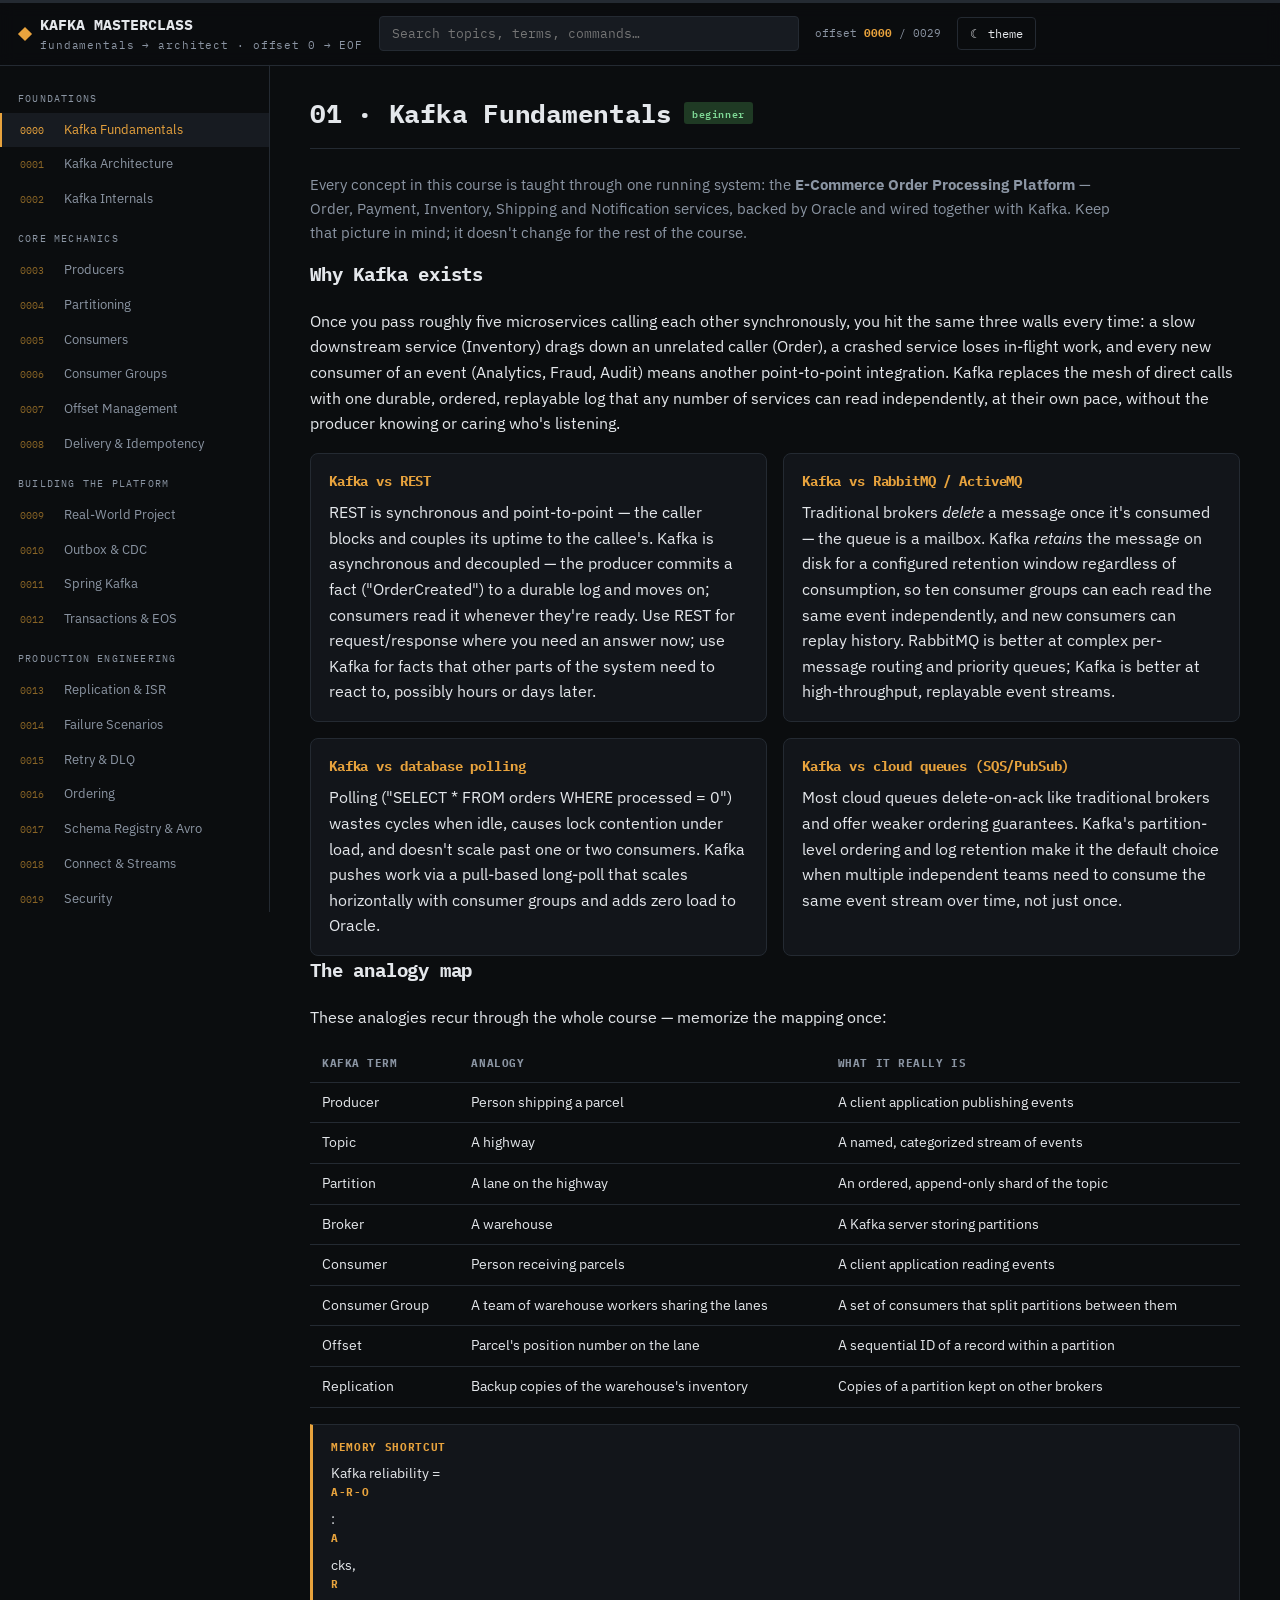
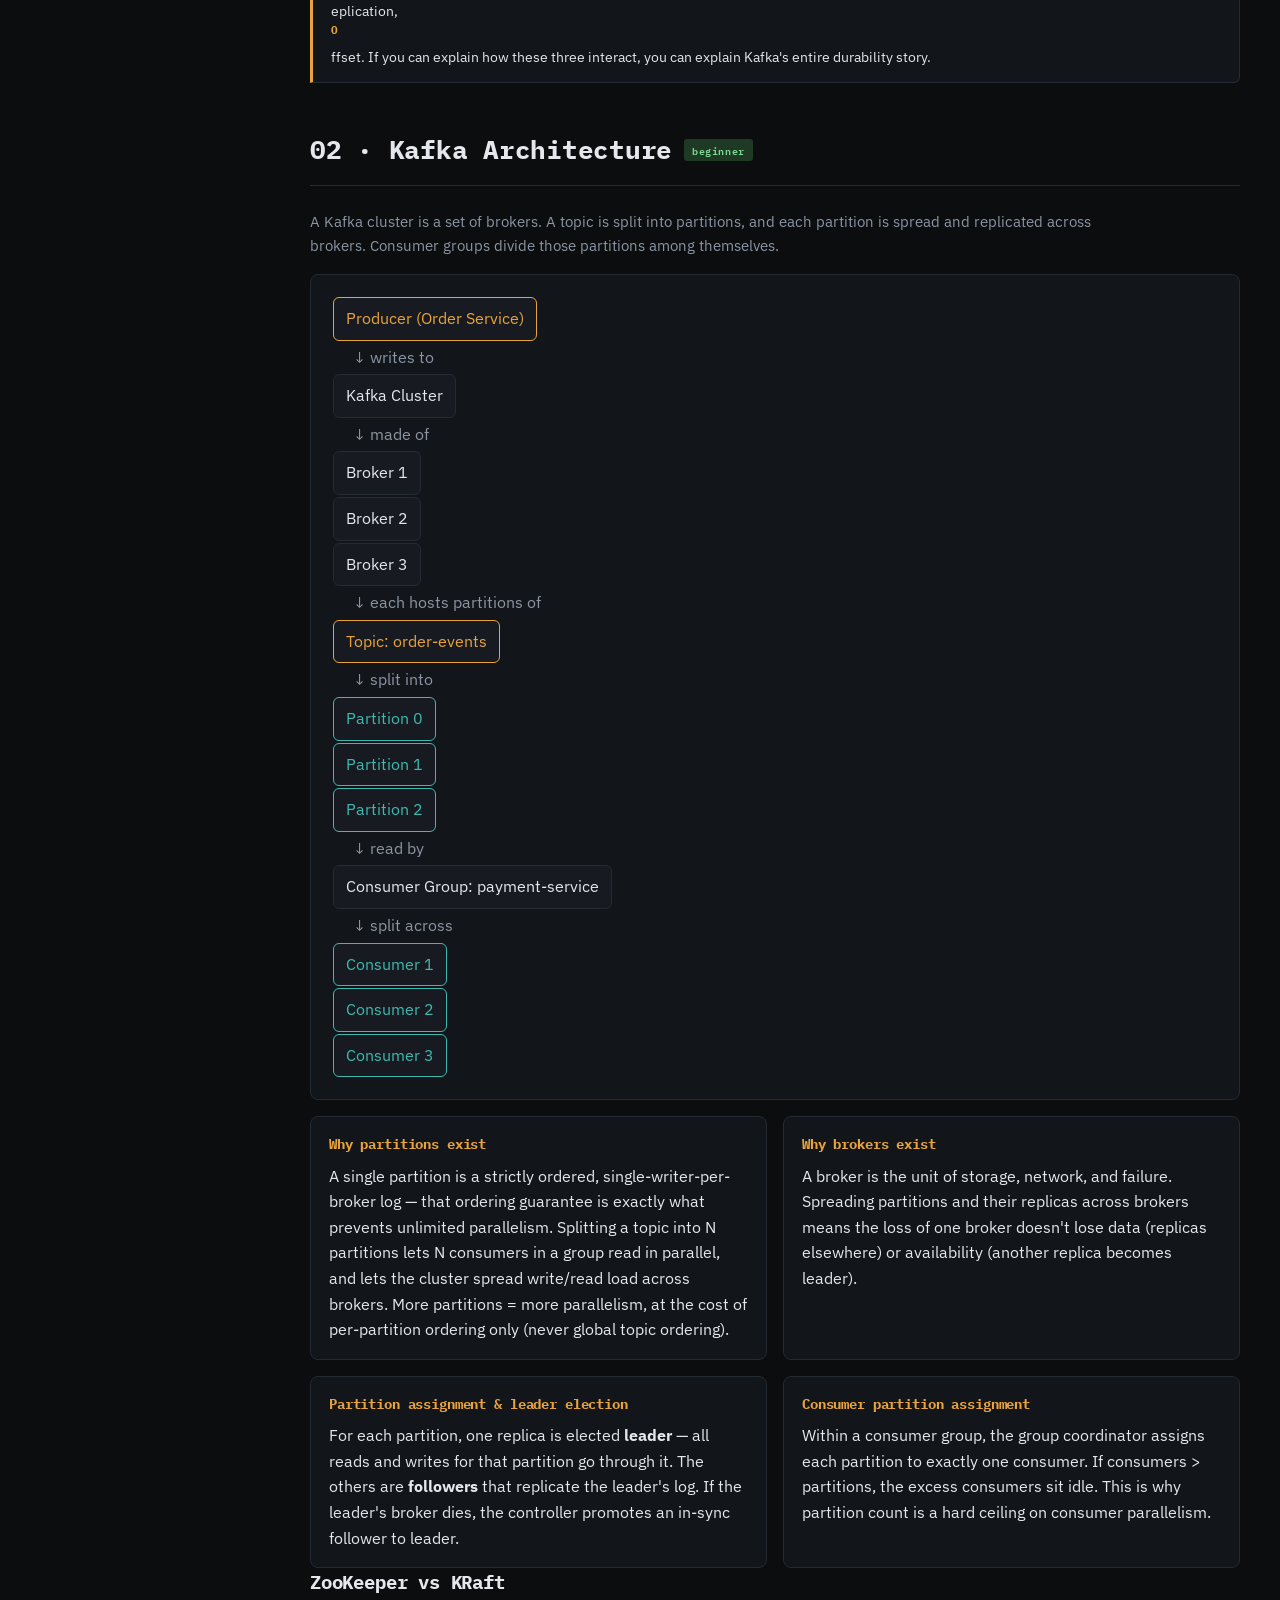
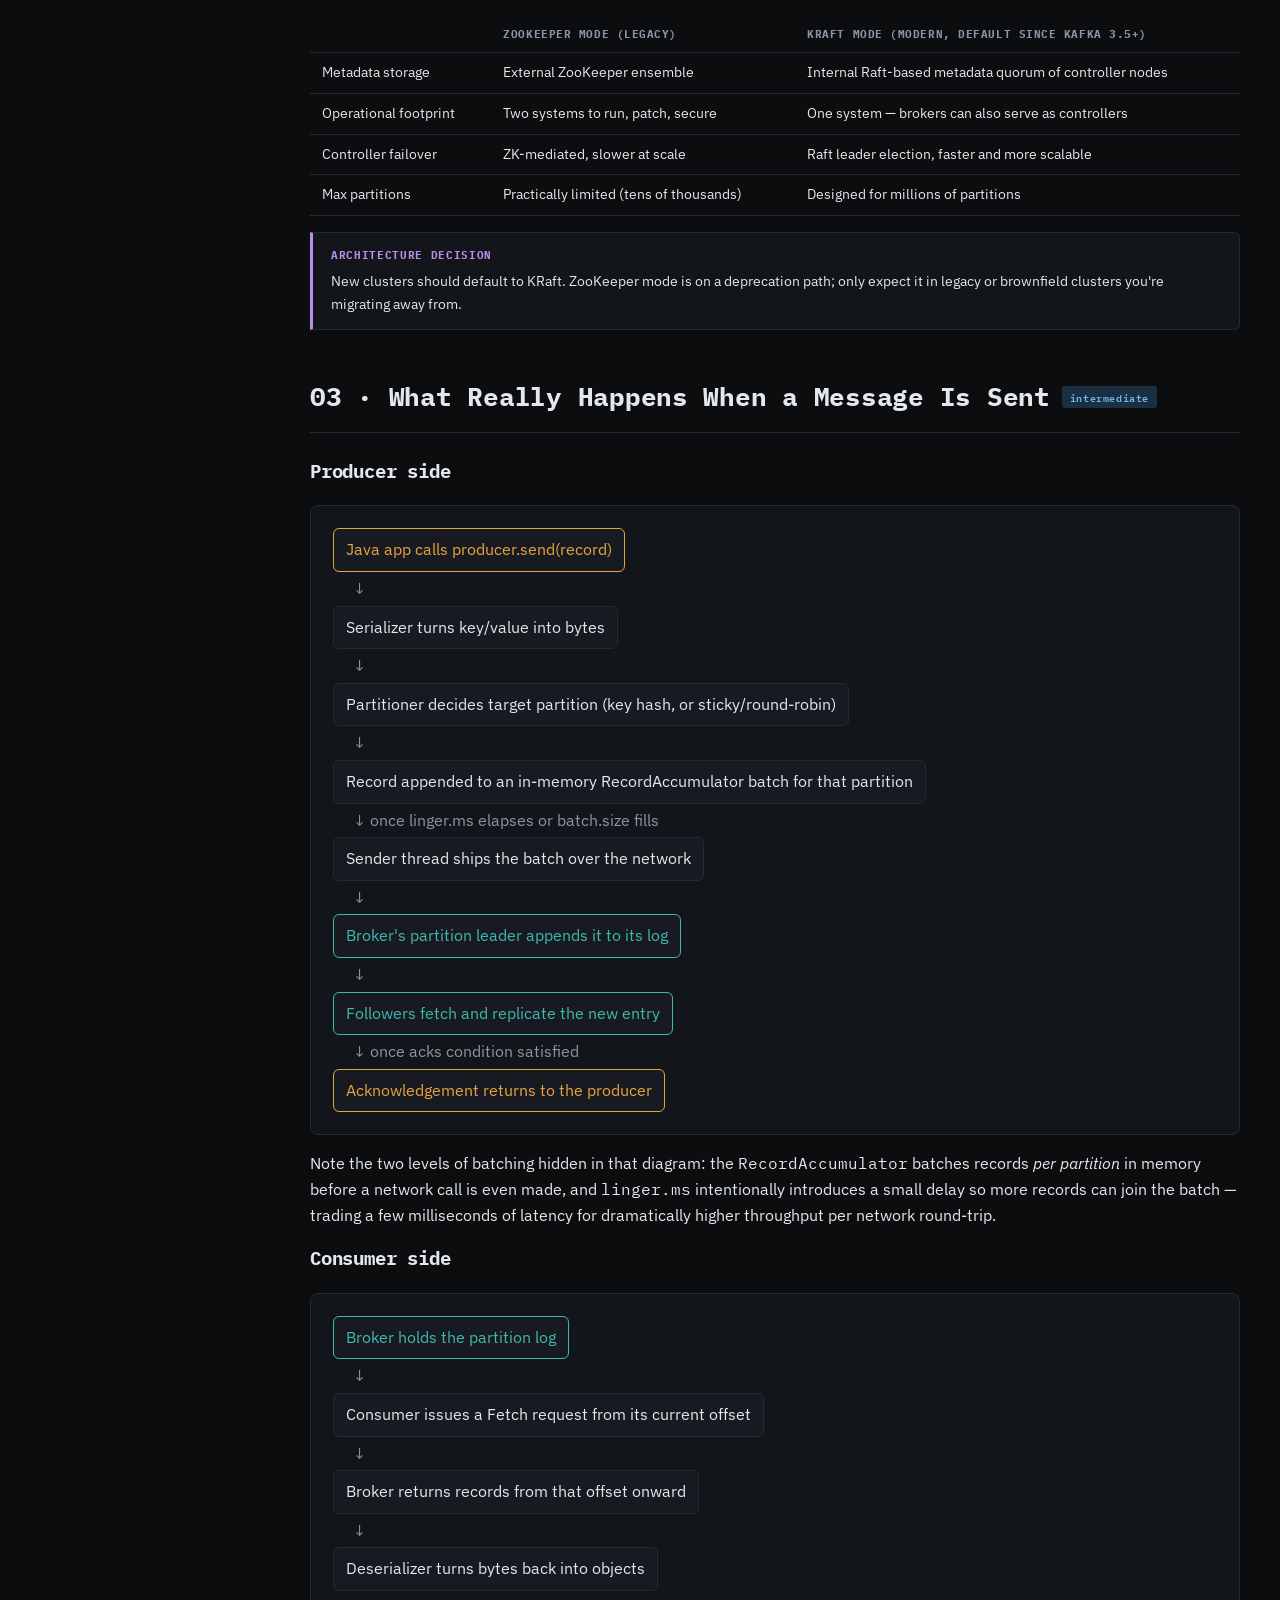
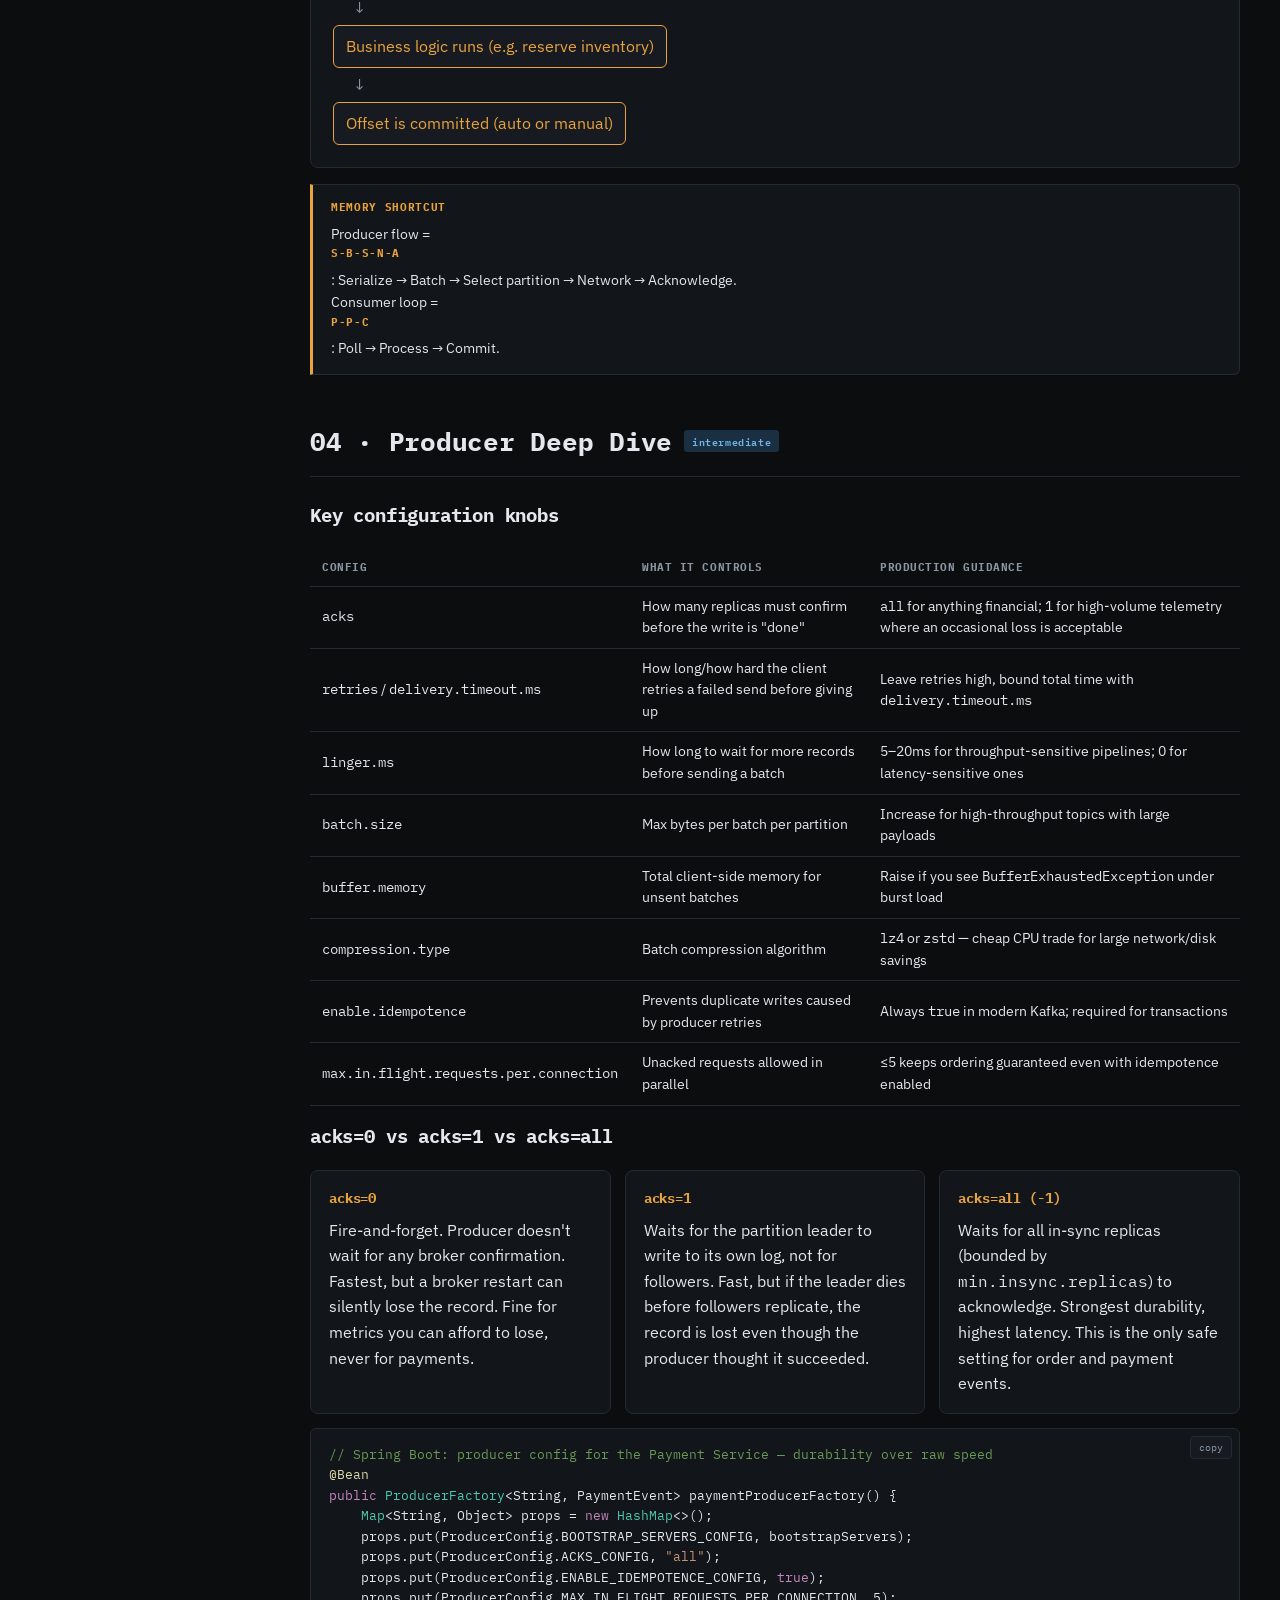
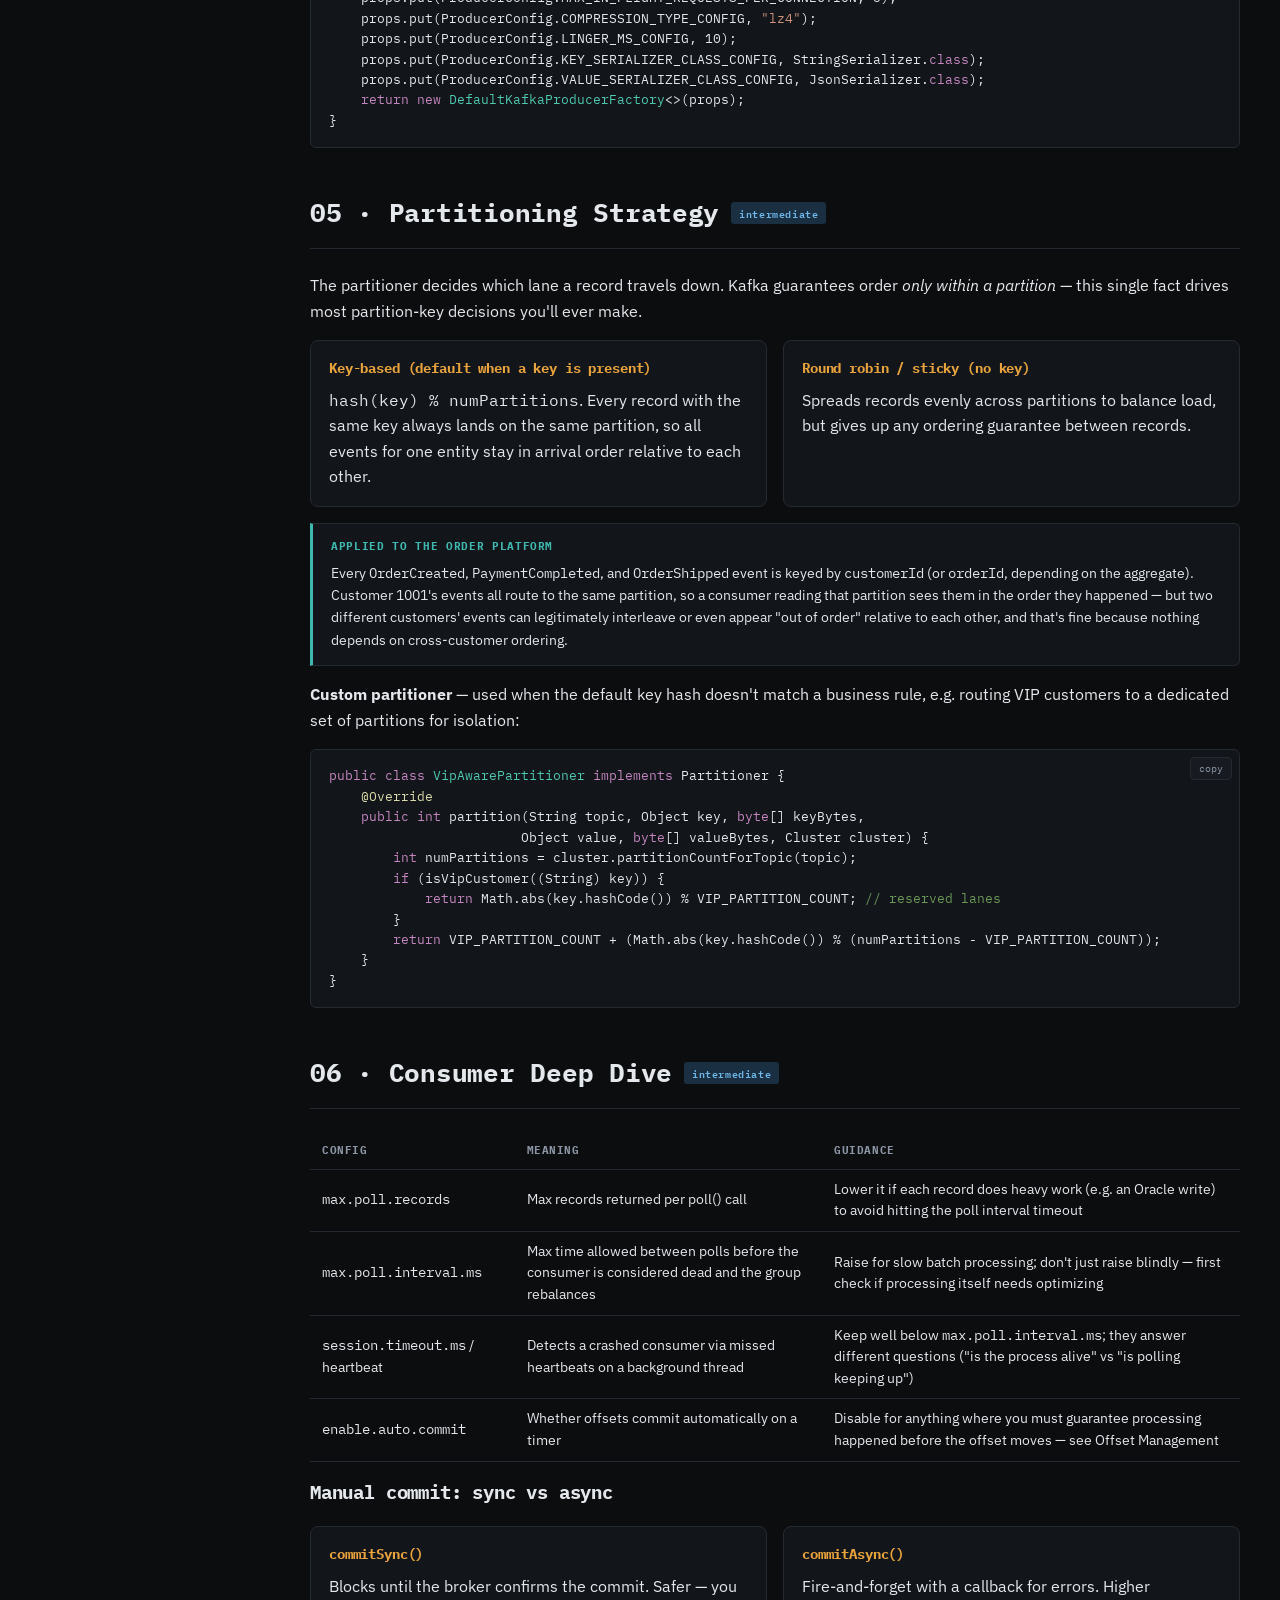
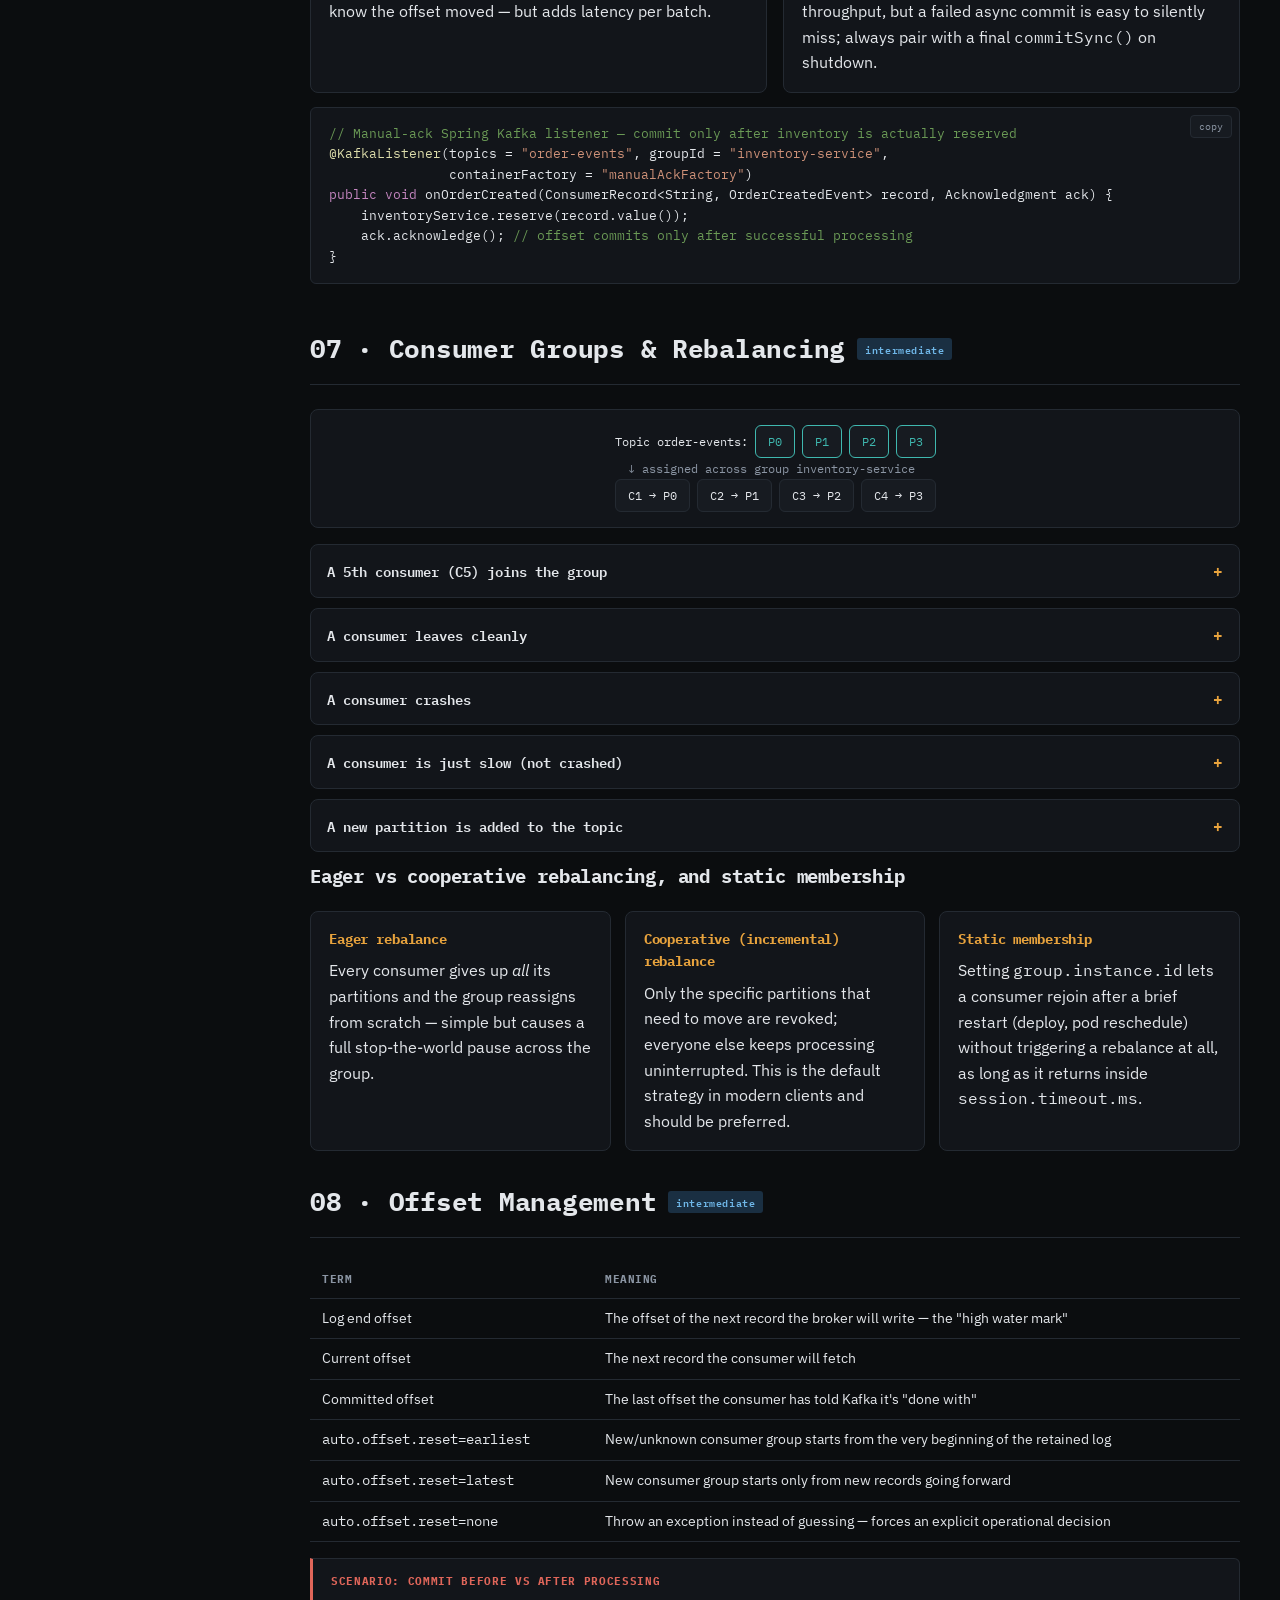
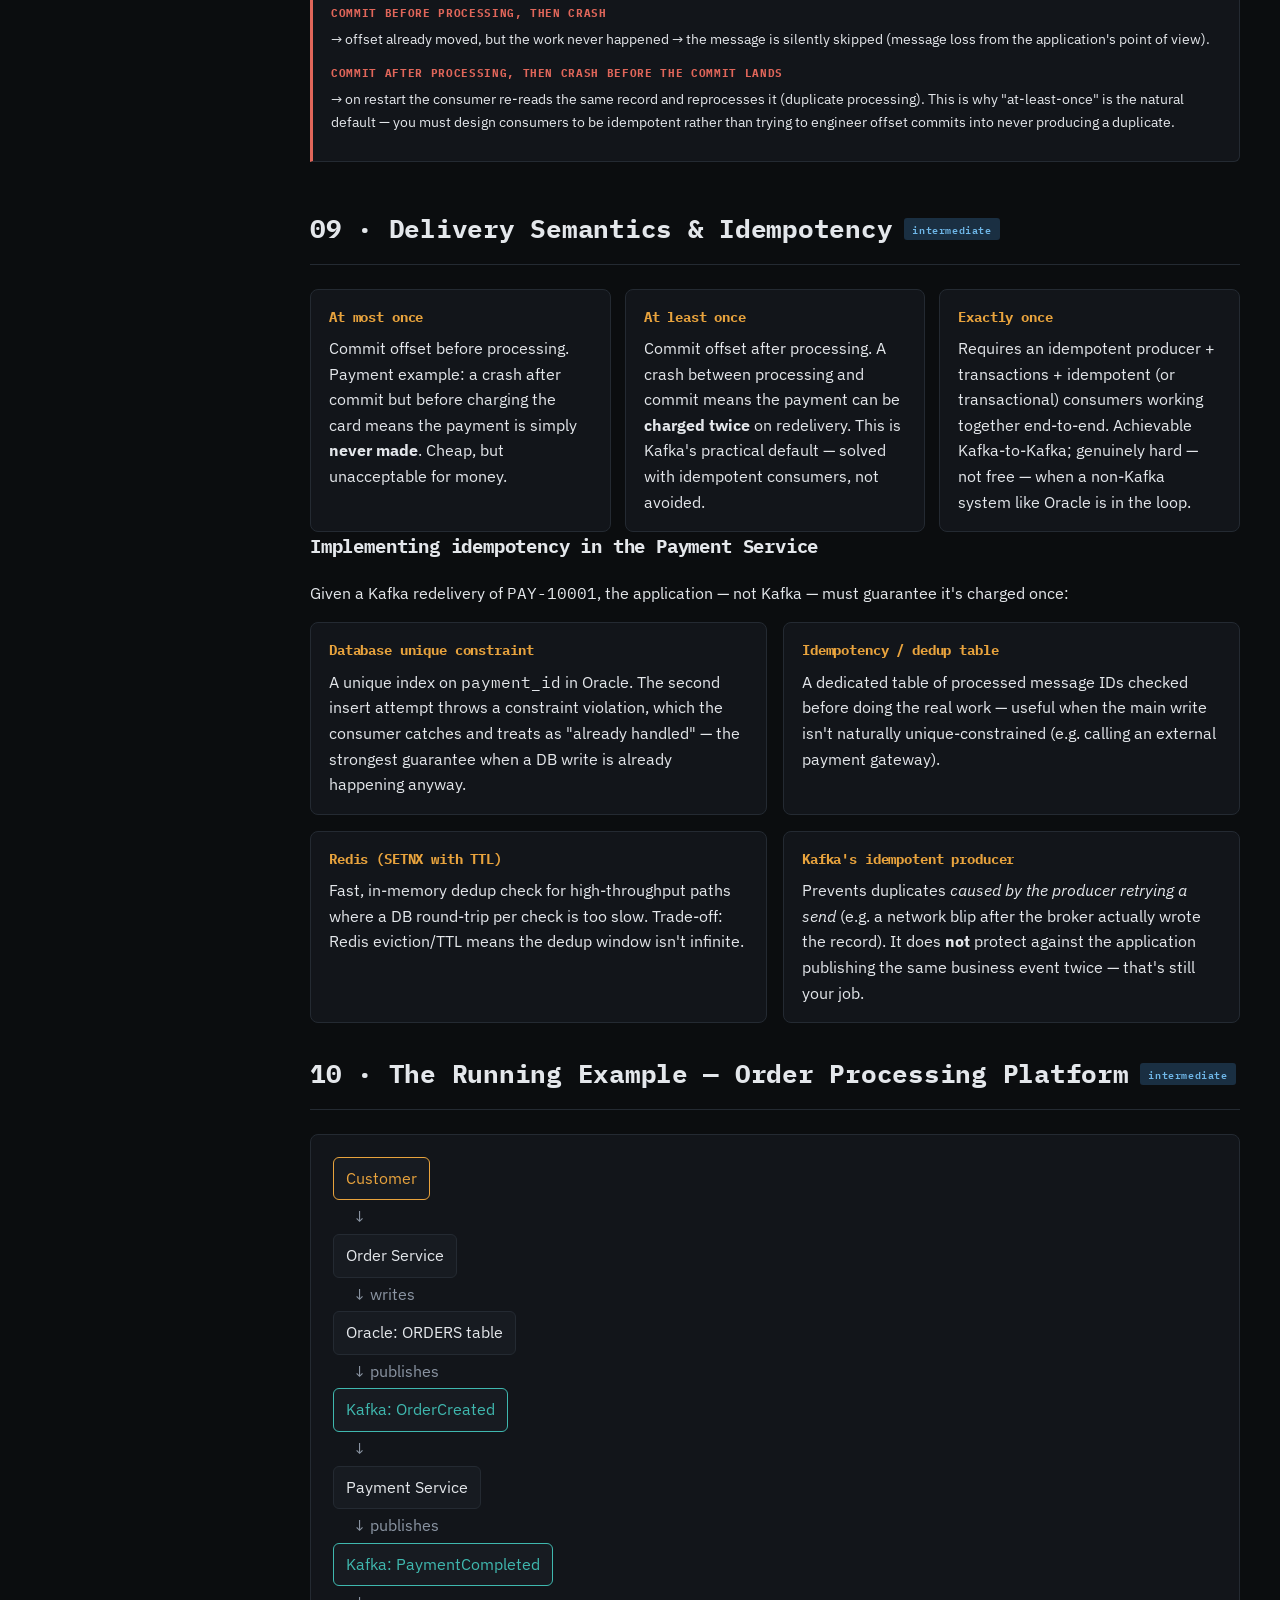
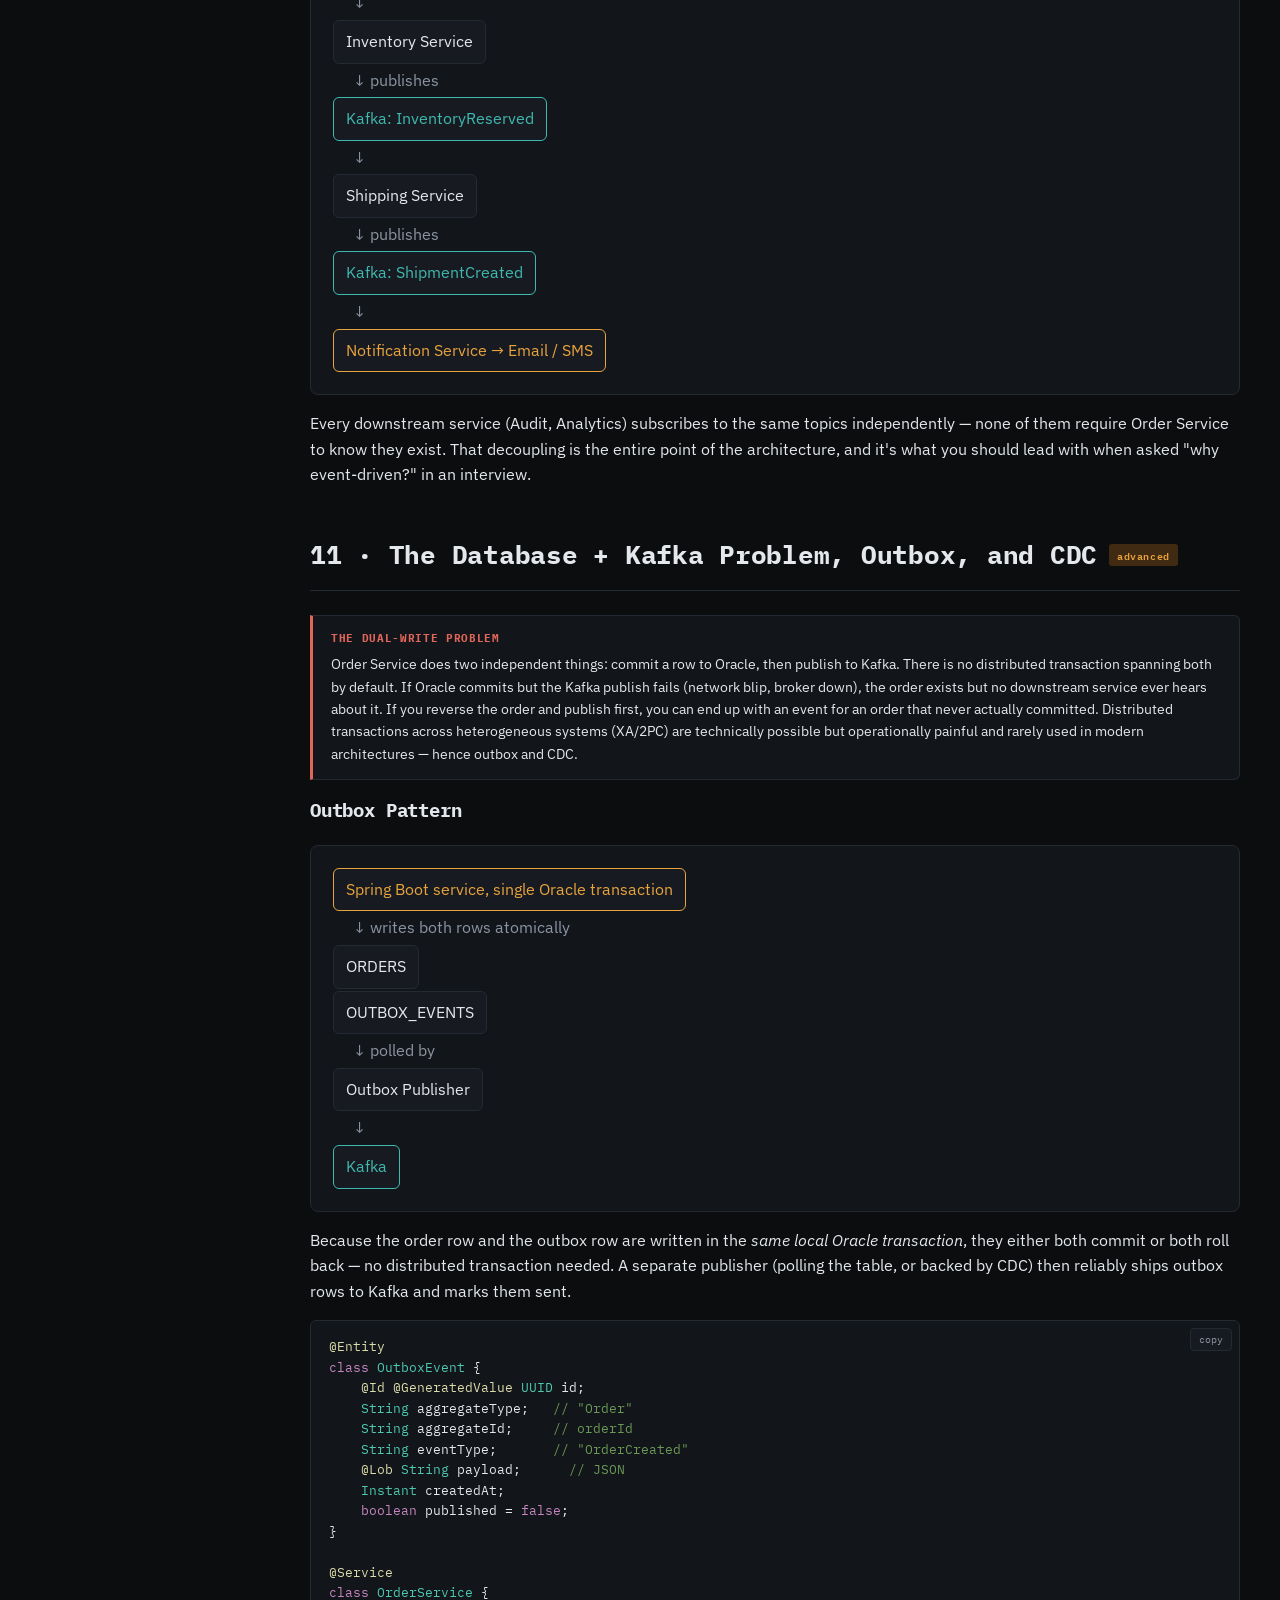
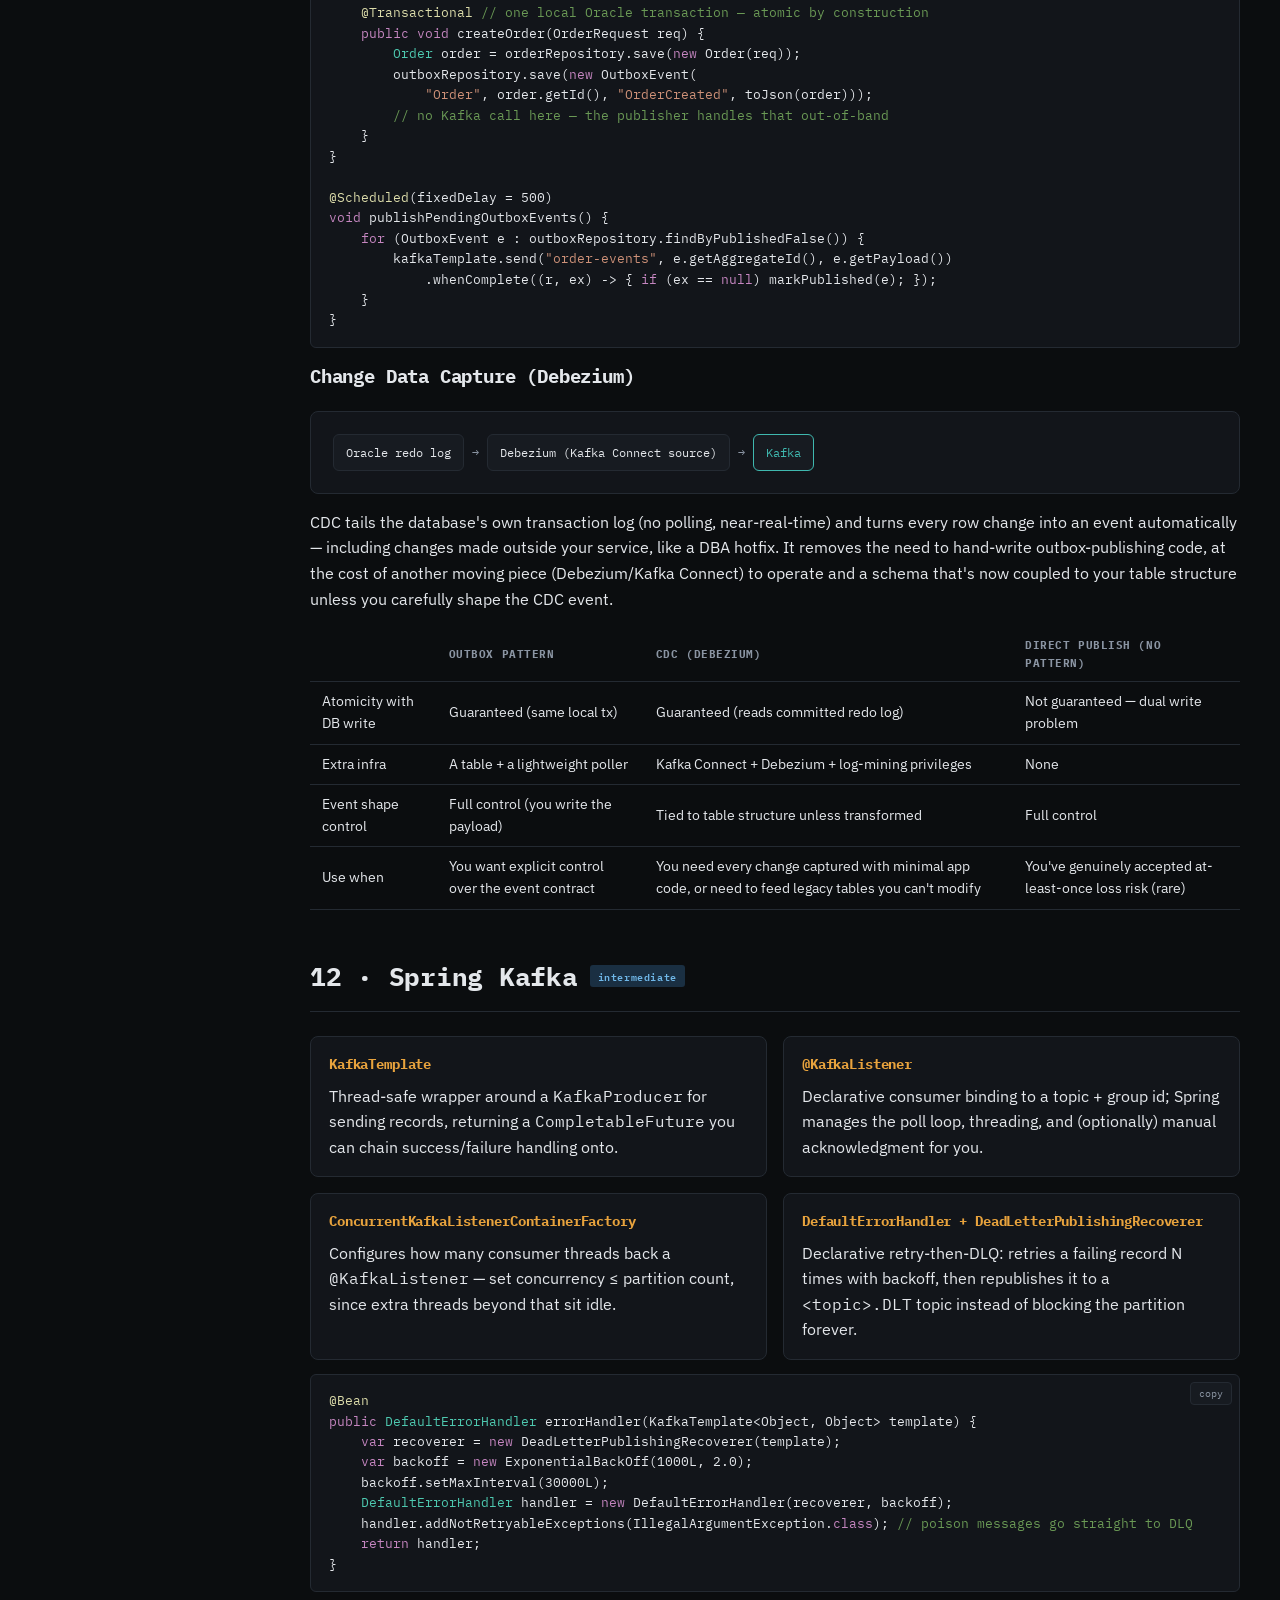
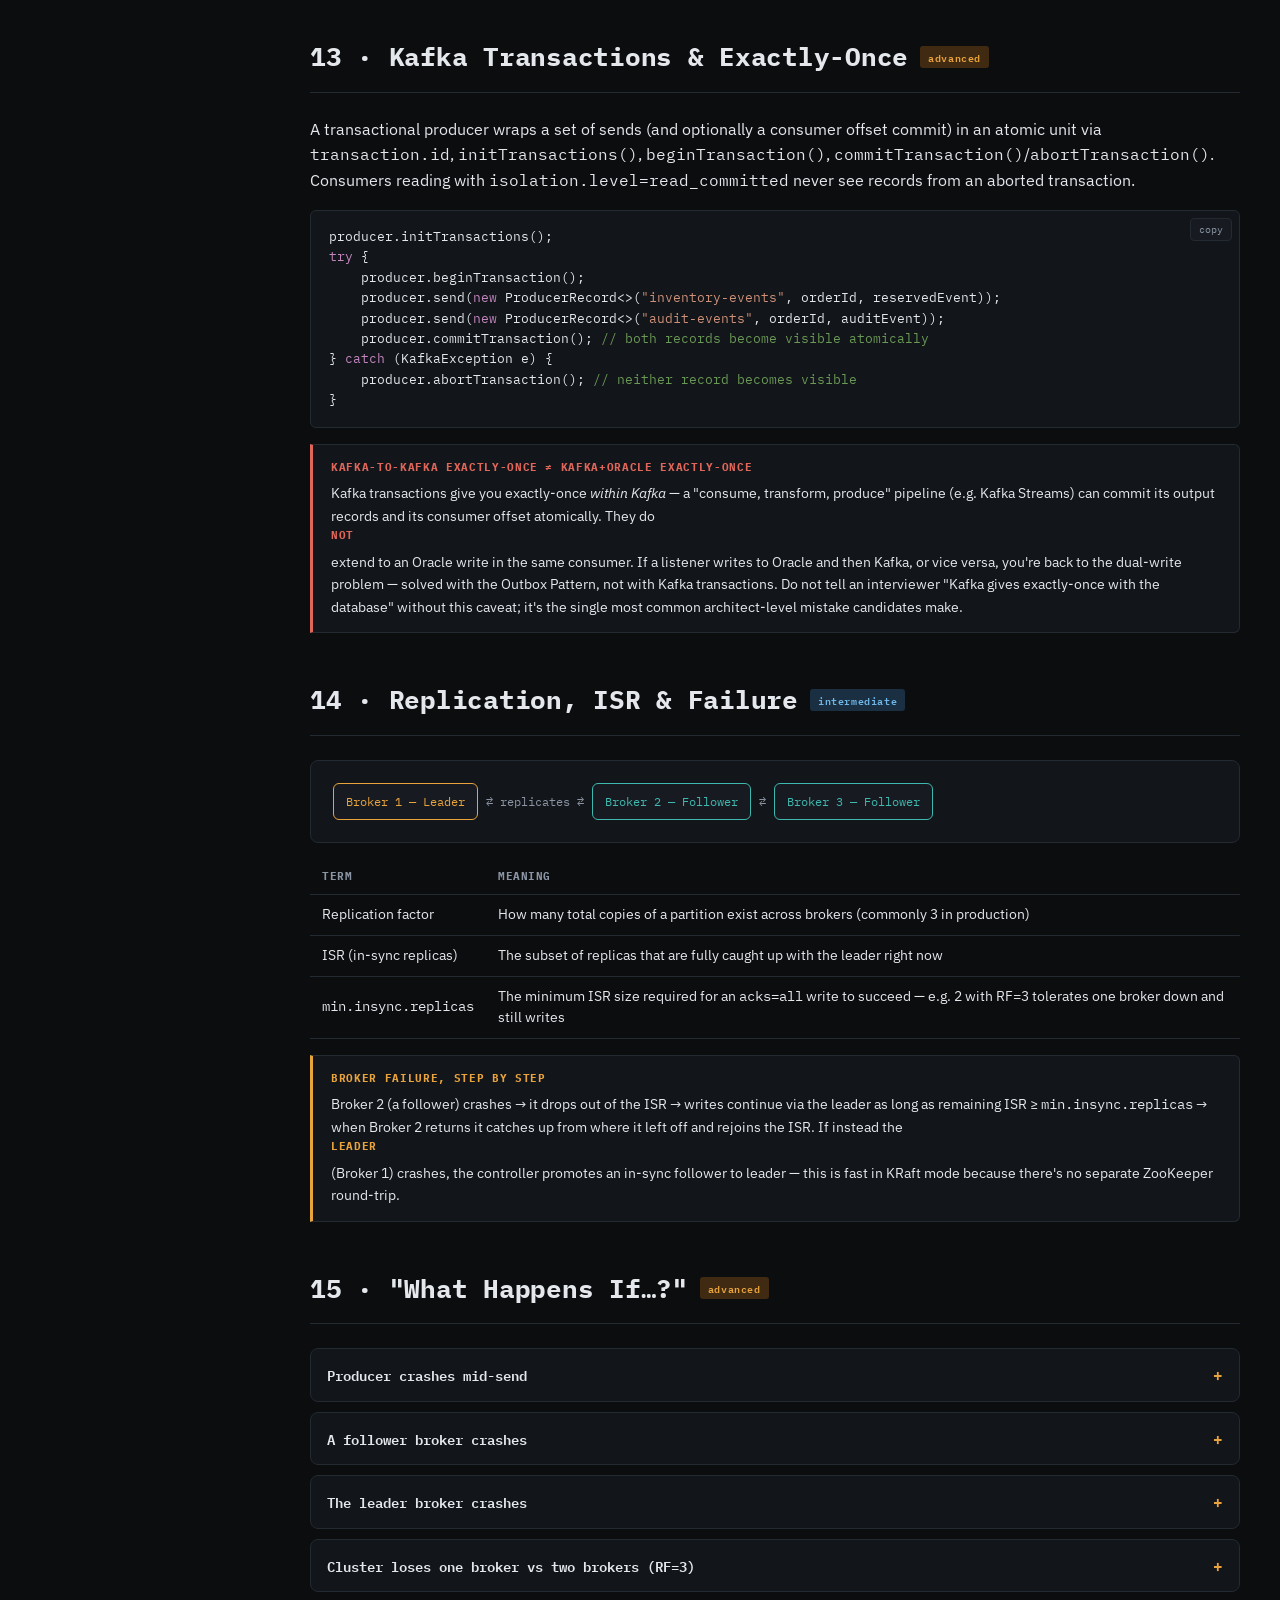
<file: Tutorials.html>
<!DOCTYPE html>
<html lang="en">
<head>
<meta charset="UTF-8">
<meta name="viewport" content="width=device-width, initial-scale=1.0">
<title>Kafka Masterclass — Log Line</title>
<link rel="preconnect" href="https://fonts.googleapis.com">
<link href="https://fonts.googleapis.com/css2?family=IBM+Plex+Mono:wght@400;500;600;700&family=IBM+Plex+Sans:wght@400;500;600;700&display=swap" rel="stylesheet">
<style>
:root{
  --bg:#0b0d0f;
  --panel:#12151a;
  --panel-2:#171b21;
  --line:#242a32;
  --text:#e4e7eb;
  --muted:#8b95a3;
  --amber:#e8a33d;
  --amber-dim:#8a6526;
  --teal:#3fb8af;
  --red:#e0665a;
  --purple:#b98ee8;
  --mono:'IBM Plex Mono',monospace;
  --sans:'IBM Plex Sans',sans-serif;
}
*{box-sizing:border-box;}
html{scroll-behavior:smooth;}
body{
  margin:0;
  background:var(--bg);
  color:var(--text);
  font-family:var(--sans);
  line-height:1.6;
}
body.light{
  --bg:#f6f5f1;
  --panel:#ffffff;
  --panel-2:#efeee9;
  --line:#ddd9d0;
  --text:#1c1c1c;
  --muted:#5c5c5c;
}
::selection{background:var(--amber-dim);color:#fff;}
a{color:var(--amber);}
code, pre{font-family:var(--mono);}
h1,h2,h3,h4{font-family:var(--mono);letter-spacing:-0.01em;margin-top:0;}

/* ============ LOG STRIP (signature element) ============ */
#logstrip{
  position:fixed;top:0;left:0;right:0;height:3px;z-index:200;
  background:var(--line);
}
#logstrip>div{height:100%;width:0%;background:linear-gradient(90deg,var(--amber-dim),var(--amber));transition:width .15s linear;}

/* ============ HEADER ============ */
header{
  position:sticky;top:3px;z-index:100;
  display:flex;align-items:center;gap:16px;
  background:rgba(11,13,15,.92);backdrop-filter:blur(8px);
  border-bottom:1px solid var(--line);
  padding:10px 20px;
}
body.light header{background:rgba(246,245,241,.92);}
.brand{display:flex;align-items:center;gap:10px;font-family:var(--mono);font-weight:700;font-size:15px;white-space:nowrap;}
.brand .mark{width:10px;height:10px;background:var(--amber);display:inline-block;transform:rotate(45deg);}
.brand small{color:var(--muted);font-weight:400;font-size:11px;display:block;letter-spacing:.08em;}
#search{
  flex:1;max-width:420px;
  background:var(--panel-2);border:1px solid var(--line);color:var(--text);
  padding:8px 12px;border-radius:4px;font-family:var(--mono);font-size:13px;
}
#search:focus{outline:1px solid var(--amber);}
.hbtn{
  background:transparent;border:1px solid var(--line);color:var(--text);
  padding:8px 12px;border-radius:4px;cursor:pointer;font-family:var(--mono);font-size:12px;
}
.hbtn:hover{border-color:var(--amber);color:var(--amber);}
#offsetIndicator{font-family:var(--mono);font-size:11px;color:var(--muted);white-space:nowrap;}
#offsetIndicator b{color:var(--amber);}

/* ============ LAYOUT ============ */
#shell{display:flex;max-width:1440px;margin:0 auto;}
nav#sidebar{
  width:270px;flex-shrink:0;
  border-right:1px solid var(--line);
  height:calc(100vh - 51px);position:sticky;top:54px;overflow-y:auto;
  padding:14px 0 60px;
}
nav#sidebar::-webkit-scrollbar{width:6px;}
nav#sidebar::-webkit-scrollbar-thumb{background:var(--line);}
.navgroup-label{
  font-family:var(--mono);font-size:10px;letter-spacing:.12em;color:var(--muted);
  padding:14px 18px 6px;text-transform:uppercase;
}
.navitem{
  display:flex;gap:10px;align-items:baseline;
  padding:7px 18px;font-size:13px;color:var(--muted);cursor:pointer;
  border-left:2px solid transparent;
}
.navitem:hover{color:var(--text);background:var(--panel-2);}
.navitem.active{color:var(--amber);border-left-color:var(--amber);background:var(--panel-2);}
.navitem .off{font-family:var(--mono);font-size:10px;color:var(--amber-dim);min-width:34px;}
.navitem.active .off{color:var(--amber);}

main{flex:1;min-width:0;padding:0 40px 100px;}
.section{padding-top:70px;margin-top:-40px;}
.section-head{
  display:flex;align-items:center;gap:12px;flex-wrap:wrap;
  border-bottom:1px solid var(--line);padding-bottom:14px;margin-bottom:24px;
}
.section-head h2{font-size:26px;margin:0;}
.badge{
  font-family:var(--mono);font-size:10px;letter-spacing:.06em;padding:3px 8px;border-radius:3px;font-weight:600;
}
.badge.beg{background:#1f3a24;color:#7fd996;}
.badge.int{background:#1a2f42;color:#6fb7e8;}
.badge.adv{background:#402a12;color:#e8a33d;}
.badge.exp{background:#3a1616;color:#e0665a;}
.badge.arc{background:#2c1a3a;color:#c69bef;}
.lead{color:var(--muted);font-size:15px;max-width:800px;}

.callout{
  background:var(--panel);border:1px solid var(--line);border-left:3px solid var(--amber);
  padding:14px 18px;border-radius:0 6px 6px 0;margin:16px 0;font-size:14px;
}
.callout.teal{border-left-color:var(--teal);}
.callout.red{border-left-color:var(--red);}
.callout.purple{border-left-color:var(--purple);}
.callout b{font-family:var(--mono);font-size:11px;letter-spacing:.06em;text-transform:uppercase;color:var(--amber);display:block;margin-bottom:6px;}
.callout.teal b{color:var(--teal);}
.callout.red b{color:var(--red);}
.callout.purple b{color:var(--purple);}

table{width:100%;border-collapse:collapse;margin:16px 0;font-size:13.5px;}
th,td{text-align:left;padding:9px 12px;border-bottom:1px solid var(--line);}
th{font-family:var(--mono);font-size:11px;text-transform:uppercase;letter-spacing:.05em;color:var(--muted);}
tr:hover td{background:var(--panel);}

pre{
  background:var(--panel);border:1px solid var(--line);border-radius:6px;
  padding:16px 18px;overflow-x:auto;font-size:12.8px;position:relative;margin:14px 0;
}
.codewrap{position:relative;}
.copybtn{
  position:absolute;top:8px;right:8px;background:var(--panel-2);border:1px solid var(--line);color:var(--muted);
  font-family:var(--mono);font-size:10px;padding:4px 8px;border-radius:4px;cursor:pointer;
}
.copybtn:hover{color:var(--amber);border-color:var(--amber);}
.tok-kw{color:#c586c0;} .tok-str{color:#ce9178;} .tok-com{color:#6a9955;} .tok-typ{color:#4ec9b0;} .tok-ann{color:#dcdcaa;}

.grid2{display:grid;grid-template-columns:1fr 1fr;gap:16px;}
.grid3{display:grid;grid-template-columns:repeat(3,1fr);gap:14px;}
@media(max-width:900px){.grid2,.grid3{grid-template-columns:1fr;}}

.card{background:var(--panel);border:1px solid var(--line);border-radius:8px;padding:16px 18px;}
.card h4{margin:0 0 8px;font-size:14px;color:var(--amber);}

/* accordion */
.acc{border:1px solid var(--line);border-radius:8px;margin:10px 0;overflow:hidden;background:var(--panel);}
.acc-h{padding:13px 16px;cursor:pointer;display:flex;justify-content:space-between;align-items:center;font-family:var(--mono);font-size:13.5px;font-weight:600;}
.acc-h:hover{color:var(--amber);}
.acc-h::after{content:'+';color:var(--amber);font-size:16px;}
.acc.open .acc-h::after{content:'–';}
.acc-b{max-height:0;overflow:hidden;transition:max-height .25s ease;padding:0 16px;}
.acc.open .acc-b{max-height:2400px;padding:0 16px 16px;}
.acc-b p:first-child{margin-top:0;}

/* diagrams */
.diagram{background:var(--panel);border:1px solid var(--line);border-radius:8px;padding:22px;margin:16px 0;overflow-x:auto;}
.flow{display:flex;align-items:center;gap:0;flex-wrap:wrap;font-family:var(--mono);font-size:12px;}
.node{background:var(--panel-2);border:1px solid var(--line);padding:8px 12px;border-radius:6px;white-space:nowrap;}
.node.hi{border-color:var(--amber);color:var(--amber);}
.node.t{border-color:var(--teal);color:var(--teal);}
.arrow{padding:0 8px;color:var(--muted);}
.vflow{display:flex;flex-direction:column;align-items:flex-start;gap:2px;}
.vflow .arrow{padding:2px 0 2px 20px;}

/* toggle tabs (easy / deep / production) */
.tabs{display:flex;gap:4px;border-bottom:1px solid var(--line);margin:18px 0 0;}
.tab{padding:8px 14px;font-family:var(--mono);font-size:12px;cursor:pointer;color:var(--muted);border-bottom:2px solid transparent;}
.tab.active{color:var(--amber);border-color:var(--amber);}
.tabpanel{display:none;padding:14px 0;}
.tabpanel.active{display:block;}

/* interview qa */
.qa{border:1px solid var(--line);border-radius:8px;margin:10px 0;background:var(--panel);}
.qa-q{padding:13px 16px;cursor:pointer;font-size:14px;font-weight:600;display:flex;justify-content:space-between;gap:10px;}
.qa-q .qn{color:var(--muted);font-family:var(--mono);font-size:11px;}
.qa-a{display:none;padding:0 16px 16px;font-size:13.5px;color:var(--muted);}
.qa.open .qa-a{display:block;}
.qa.open .qa-q{color:var(--amber);}
.filterbar{display:flex;gap:8px;flex-wrap:wrap;margin:14px 0;}
.filterbtn{background:var(--panel);border:1px solid var(--line);color:var(--muted);padding:6px 12px;border-radius:20px;font-family:var(--mono);font-size:11px;cursor:pointer;}
.filterbtn.active{border-color:var(--amber);color:var(--amber);}

/* quiz */
#quizbox{background:var(--panel);border:1px solid var(--line);border-radius:8px;padding:20px;}
.quiz-opt{display:block;width:100%;text-align:left;background:var(--panel-2);border:1px solid var(--line);color:var(--text);
  padding:10px 14px;border-radius:6px;margin:6px 0;cursor:pointer;font-size:13.5px;}
.quiz-opt:hover{border-color:var(--amber);}
.quiz-opt.correct{border-color:var(--teal);background:#0f2a26;color:#7fe0d4;}
.quiz-opt.wrong{border-color:var(--red);background:#2a1414;color:#f2a89e;}
#quizmeta{font-family:var(--mono);font-size:11px;color:var(--muted);margin-bottom:10px;}

/* flashcards */
#flashwrap{max-width:520px;margin:16px auto;}
.flashcard{
  background:var(--panel);border:1px solid var(--line);border-radius:10px;height:220px;
  display:flex;align-items:center;justify-content:center;text-align:center;padding:24px;cursor:pointer;
  font-size:16px;position:relative;
}
.flashcard .face-b{display:none;color:var(--amber);font-size:14px;}
.flashcard.flip .face-a{display:none;}
.flashcard.flip .face-b{display:block;}
.flashctrl{display:flex;justify-content:center;gap:10px;margin-top:12px;}

footer{border-top:1px solid var(--line);padding:40px 20px;text-align:center;color:var(--muted);font-family:var(--mono);font-size:11px;}

#toTop{position:fixed;bottom:20px;right:20px;background:var(--panel);border:1px solid var(--line);color:var(--muted);
  width:38px;height:38px;border-radius:50%;cursor:pointer;display:none;font-family:var(--mono);z-index:150;}
#toTop:hover{border-color:var(--amber);color:var(--amber);}

.hidden-by-search{display:none !important;}
mark{background:var(--amber-dim);color:#fff;padding:0 2px;border-radius:2px;}

@media(max-width:1000px){
  nav#sidebar{display:none;}
  main{padding:0 18px 100px;}
}
</style>
</head>
<body>

<div id="logstrip"><div id="logfill"></div></div>

<header>
  <div class="brand"><span class="mark"></span><div>KAFKA MASTERCLASS<small>fundamentals → architect · offset 0 → EOF</small></div></div>
  <input id="search" placeholder="Search topics, terms, commands…" />
  <span id="offsetIndicator">offset <b id="offsetNow">0000</b> / <span id="offsetMax">0035</span></span>
  <button class="hbtn" id="themeBtn">☾ theme</button>
</header>

<div id="shell">
<nav id="sidebar"></nav>
<main id="main">

<!-- ================= 1. FUNDAMENTALS ================= -->
<section class="section" id="fundamentals">
  <div class="section-head"><h2>01 · Kafka Fundamentals</h2><span class="badge beg">beginner</span></div>
  <p class="lead">Every concept in this course is taught through one running system: the <b>E-Commerce Order Processing Platform</b> — Order, Payment, Inventory, Shipping and Notification services, backed by Oracle and wired together with Kafka. Keep that picture in mind; it doesn't change for the rest of the course.</p>

  <h3>Why Kafka exists</h3>
  <p>Once you pass roughly five microservices calling each other synchronously, you hit the same three walls every time: a slow downstream service (Inventory) drags down an unrelated caller (Order), a crashed service loses in-flight work, and every new consumer of an event (Analytics, Fraud, Audit) means another point-to-point integration. Kafka replaces the mesh of direct calls with one durable, ordered, replayable log that any number of services can read independently, at their own pace, without the producer knowing or caring who's listening.</p>

  <div class="grid2">
    <div class="card"><h4>Kafka vs REST</h4>REST is synchronous and point-to-point — the caller blocks and couples its uptime to the callee's. Kafka is asynchronous and decoupled — the producer commits a fact ("OrderCreated") to a durable log and moves on; consumers read it whenever they're ready. Use REST for request/response where you need an answer now; use Kafka for facts that other parts of the system need to react to, possibly hours or days later.</div>
    <div class="card"><h4>Kafka vs RabbitMQ / ActiveMQ</h4>Traditional brokers <i>delete</i> a message once it's consumed — the queue is a mailbox. Kafka <i>retains</i> the message on disk for a configured retention window regardless of consumption, so ten consumer groups can each read the same event independently, and new consumers can replay history. RabbitMQ is better at complex per-message routing and priority queues; Kafka is better at high-throughput, replayable event streams.</div>
    <div class="card"><h4>Kafka vs database polling</h4>Polling ("SELECT * FROM orders WHERE processed = 0") wastes cycles when idle, causes lock contention under load, and doesn't scale past one or two consumers. Kafka pushes work via a pull-based long-poll that scales horizontally with consumer groups and adds zero load to Oracle.</div>
    <div class="card"><h4>Kafka vs cloud queues (SQS/PubSub)</h4>Most cloud queues delete-on-ack like traditional brokers and offer weaker ordering guarantees. Kafka's partition-level ordering and log retention make it the default choice when multiple independent teams need to consume the same event stream over time, not just once.</div>
  </div>

  <h3>The analogy map</h3>
  <p>These analogies recur through the whole course — memorize the mapping once:</p>
  <table>
    <tr><th>Kafka term</th><th>Analogy</th><th>What it really is</th></tr>
    <tr><td>Producer</td><td>Person shipping a parcel</td><td>A client application publishing events</td></tr>
    <tr><td>Topic</td><td>A highway</td><td>A named, categorized stream of events</td></tr>
    <tr><td>Partition</td><td>A lane on the highway</td><td>An ordered, append-only shard of the topic</td></tr>
    <tr><td>Broker</td><td>A warehouse</td><td>A Kafka server storing partitions</td></tr>
    <tr><td>Consumer</td><td>Person receiving parcels</td><td>A client application reading events</td></tr>
    <tr><td>Consumer Group</td><td>A team of warehouse workers sharing the lanes</td><td>A set of consumers that split partitions between them</td></tr>
    <tr><td>Offset</td><td>Parcel's position number on the lane</td><td>A sequential ID of a record within a partition</td></tr>
    <tr><td>Replication</td><td>Backup copies of the warehouse's inventory</td><td>Copies of a partition kept on other brokers</td></tr>
  </table>

  <div class="callout"><b>Memory shortcut</b>Kafka reliability = <b>A-R-O</b>: <b>A</b>cks, <b>R</b>eplication, <b>O</b>ffset. If you can explain how these three interact, you can explain Kafka's entire durability story.</div>
</section>

<!-- ================= 2. ARCHITECTURE ================= -->
<section class="section" id="architecture">
  <div class="section-head"><h2>02 · Kafka Architecture</h2><span class="badge beg">beginner</span></div>
  <p class="lead">A Kafka cluster is a set of brokers. A topic is split into partitions, and each partition is spread and replicated across brokers. Consumer groups divide those partitions among themselves.</p>

  <div class="diagram">
    <div class="vflow">
      <div class="node hi">Producer (Order Service)</div>
      <div class="arrow">↓ writes to</div>
      <div class="node">Kafka Cluster</div>
      <div class="arrow">↓ made of</div>
      <div class="node">Broker 1</div><div class="node">Broker 2</div><div class="node">Broker 3</div>
      <div class="arrow">↓ each hosts partitions of</div>
      <div class="node hi">Topic: order-events</div>
      <div class="arrow">↓ split into</div>
      <div class="node t">Partition 0</div><div class="node t">Partition 1</div><div class="node t">Partition 2</div>
      <div class="arrow">↓ read by</div>
      <div class="node">Consumer Group: payment-service</div>
      <div class="arrow">↓ split across</div>
      <div class="node t">Consumer 1</div><div class="node t">Consumer 2</div><div class="node t">Consumer 3</div>
    </div>
  </div>

  <div class="grid2">
    <div class="card"><h4>Why partitions exist</h4>A single partition is a strictly ordered, single-writer-per-broker log — that ordering guarantee is exactly what prevents unlimited parallelism. Splitting a topic into N partitions lets N consumers in a group read in parallel, and lets the cluster spread write/read load across brokers. More partitions = more parallelism, at the cost of per-partition ordering only (never global topic ordering).</div>
    <div class="card"><h4>Why brokers exist</h4>A broker is the unit of storage, network, and failure. Spreading partitions and their replicas across brokers means the loss of one broker doesn't lose data (replicas elsewhere) or availability (another replica becomes leader).</div>
    <div class="card"><h4>Partition assignment & leader election</h4>For each partition, one replica is elected <b>leader</b> — all reads and writes for that partition go through it. The others are <b>followers</b> that replicate the leader's log. If the leader's broker dies, the controller promotes an in-sync follower to leader.</div>
    <div class="card"><h4>Consumer partition assignment</h4>Within a consumer group, the group coordinator assigns each partition to exactly one consumer. If consumers &gt; partitions, the excess consumers sit idle. This is why partition count is a hard ceiling on consumer parallelism.</div>
  </div>

  <h3>ZooKeeper vs KRaft</h3>
  <table>
    <tr><th></th><th>ZooKeeper mode (legacy)</th><th>KRaft mode (modern, default since Kafka 3.5+)</th></tr>
    <tr><td>Metadata storage</td><td>External ZooKeeper ensemble</td><td>Internal Raft-based metadata quorum of controller nodes</td></tr>
    <tr><td>Operational footprint</td><td>Two systems to run, patch, secure</td><td>One system — brokers can also serve as controllers</td></tr>
    <tr><td>Controller failover</td><td>ZK-mediated, slower at scale</td><td>Raft leader election, faster and more scalable</td></tr>
    <tr><td>Max partitions</td><td>Practically limited (tens of thousands)</td><td>Designed for millions of partitions</td></tr>
  </table>
  <div class="callout purple"><b>Architecture decision</b>New clusters should default to KRaft. ZooKeeper mode is on a deprecation path; only expect it in legacy or brownfield clusters you're migrating away from.</div>
</section>

<!-- ================= 3. INTERNALS ================= -->
<section class="section" id="internals">
  <div class="section-head"><h2>03 · What Really Happens When a Message Is Sent</h2><span class="badge int">intermediate</span></div>

  <h3>Producer side</h3>
  <div class="diagram"><div class="vflow">
    <div class="node hi">Java app calls producer.send(record)</div>
    <div class="arrow">↓</div><div class="node">Serializer turns key/value into bytes</div>
    <div class="arrow">↓</div><div class="node">Partitioner decides target partition (key hash, or sticky/round-robin)</div>
    <div class="arrow">↓</div><div class="node">Record appended to an in-memory RecordAccumulator batch for that partition</div>
    <div class="arrow">↓ once linger.ms elapses or batch.size fills</div><div class="node">Sender thread ships the batch over the network</div>
    <div class="arrow">↓</div><div class="node t">Broker's partition leader appends it to its log</div>
    <div class="arrow">↓</div><div class="node t">Followers fetch and replicate the new entry</div>
    <div class="arrow">↓ once acks condition satisfied</div><div class="node hi">Acknowledgement returns to the producer</div>
  </div></div>
  <p>Note the two levels of batching hidden in that diagram: the <code>RecordAccumulator</code> batches records <i>per partition</i> in memory before a network call is even made, and <code>linger.ms</code> intentionally introduces a small delay so more records can join the batch — trading a few milliseconds of latency for dramatically higher throughput per network round-trip.</p>

  <h3>Consumer side</h3>
  <div class="diagram"><div class="vflow">
    <div class="node t">Broker holds the partition log</div>
    <div class="arrow">↓</div><div class="node">Consumer issues a Fetch request from its current offset</div>
    <div class="arrow">↓</div><div class="node">Broker returns records from that offset onward</div>
    <div class="arrow">↓</div><div class="node">Deserializer turns bytes back into objects</div>
    <div class="arrow">↓</div><div class="node hi">Business logic runs (e.g. reserve inventory)</div>
    <div class="arrow">↓</div><div class="node hi">Offset is committed (auto or manual)</div>
  </div></div>
  <div class="callout"><b>Memory shortcut</b>Producer flow = <b>S-B-S-N-A</b>: Serialize → Batch → Select partition → Network → Acknowledge.<br>Consumer loop = <b>P-P-C</b>: Poll → Process → Commit.</div>
</section>

<!-- ================= 4. PRODUCER DEEP DIVE ================= -->
<section class="section" id="producer">
  <div class="section-head"><h2>04 · Producer Deep Dive</h2><span class="badge int">intermediate</span></div>

  <h3>Key configuration knobs</h3>
  <table>
    <tr><th>Config</th><th>What it controls</th><th>Production guidance</th></tr>
    <tr><td><code>acks</code></td><td>How many replicas must confirm before the write is "done"</td><td><code>all</code> for anything financial; <code>1</code> for high-volume telemetry where an occasional loss is acceptable</td></tr>
    <tr><td><code>retries</code> / <code>delivery.timeout.ms</code></td><td>How long/how hard the client retries a failed send before giving up</td><td>Leave retries high, bound total time with <code>delivery.timeout.ms</code></td></tr>
    <tr><td><code>linger.ms</code></td><td>How long to wait for more records before sending a batch</td><td>5–20ms for throughput-sensitive pipelines; 0 for latency-sensitive ones</td></tr>
    <tr><td><code>batch.size</code></td><td>Max bytes per batch per partition</td><td>Increase for high-throughput topics with large payloads</td></tr>
    <tr><td><code>buffer.memory</code></td><td>Total client-side memory for unsent batches</td><td>Raise if you see <code>BufferExhaustedException</code> under burst load</td></tr>
    <tr><td><code>compression.type</code></td><td>Batch compression algorithm</td><td><code>lz4</code> or <code>zstd</code> — cheap CPU trade for large network/disk savings</td></tr>
    <tr><td><code>enable.idempotence</code></td><td>Prevents duplicate writes caused by producer retries</td><td>Always <code>true</code> in modern Kafka; required for transactions</td></tr>
    <tr><td><code>max.in.flight.requests.per.connection</code></td><td>Unacked requests allowed in parallel</td><td>≤5 keeps ordering guaranteed even with idempotence enabled</td></tr>
  </table>

  <h3>acks=0 vs acks=1 vs acks=all</h3>
  <div class="grid3">
    <div class="card"><h4>acks=0</h4>Fire-and-forget. Producer doesn't wait for any broker confirmation. Fastest, but a broker restart can silently lose the record. Fine for metrics you can afford to lose, never for payments.</div>
    <div class="card"><h4>acks=1</h4>Waits for the partition leader to write to its own log, not for followers. Fast, but if the leader dies before followers replicate, the record is lost even though the producer thought it succeeded.</div>
    <div class="card"><h4>acks=all (-1)</h4>Waits for all in-sync replicas (bounded by <code>min.insync.replicas</code>) to acknowledge. Strongest durability, highest latency. This is the only safe setting for order and payment events.</div>
  </div>

  <div class="codewrap"><pre><code><span class="tok-com">// Spring Boot: producer config for the Payment Service — durability over raw speed</span>
<span class="tok-ann">@Bean</span>
<span class="tok-kw">public</span> <span class="tok-typ">ProducerFactory</span>&lt;String, PaymentEvent&gt; paymentProducerFactory() {
    <span class="tok-typ">Map</span>&lt;String, Object&gt; props = <span class="tok-kw">new</span> <span class="tok-typ">HashMap</span>&lt;&gt;();
    props.put(ProducerConfig.BOOTSTRAP_SERVERS_CONFIG, bootstrapServers);
    props.put(ProducerConfig.ACKS_CONFIG, <span class="tok-str">"all"</span>);
    props.put(ProducerConfig.ENABLE_IDEMPOTENCE_CONFIG, <span class="tok-kw">true</span>);
    props.put(ProducerConfig.MAX_IN_FLIGHT_REQUESTS_PER_CONNECTION, 5);
    props.put(ProducerConfig.COMPRESSION_TYPE_CONFIG, <span class="tok-str">"lz4"</span>);
    props.put(ProducerConfig.LINGER_MS_CONFIG, 10);
    props.put(ProducerConfig.KEY_SERIALIZER_CLASS_CONFIG, StringSerializer.<span class="tok-kw">class</span>);
    props.put(ProducerConfig.VALUE_SERIALIZER_CLASS_CONFIG, JsonSerializer.<span class="tok-kw">class</span>);
    <span class="tok-kw">return new</span> <span class="tok-typ">DefaultKafkaProducerFactory</span>&lt;&gt;(props);
}</code></pre><button class="copybtn" onclick="copyCode(this)">copy</button></div>
</section>

<!-- ================= 5. PARTITIONING ================= -->
<section class="section" id="partitioning">
  <div class="section-head"><h2>05 · Partitioning Strategy</h2><span class="badge int">intermediate</span></div>
  <p>The partitioner decides which lane a record travels down. Kafka guarantees order <i>only within a partition</i> — this single fact drives most partition-key decisions you'll ever make.</p>
  <div class="grid2">
    <div class="card"><h4>Key-based (default when a key is present)</h4><code>hash(key) % numPartitions</code>. Every record with the same key always lands on the same partition, so all events for one entity stay in arrival order relative to each other.</div>
    <div class="card"><h4>Round robin / sticky (no key)</h4>Spreads records evenly across partitions to balance load, but gives up any ordering guarantee between records.</div>
  </div>
  <div class="callout teal"><b>Applied to the order platform</b>Every <code>OrderCreated</code>, <code>PaymentCompleted</code>, and <code>OrderShipped</code> event is keyed by <code>customerId</code> (or <code>orderId</code>, depending on the aggregate). Customer 1001's events all route to the same partition, so a consumer reading that partition sees them in the order they happened — but two different customers' events can legitimately interleave or even appear "out of order" relative to each other, and that's fine because nothing depends on cross-customer ordering.</div>
  <p><b>Custom partitioner</b> — used when the default key hash doesn't match a business rule, e.g. routing VIP customers to a dedicated set of partitions for isolation:</p>
  <div class="codewrap"><pre><code><span class="tok-kw">public class</span> <span class="tok-typ">VipAwarePartitioner</span> <span class="tok-kw">implements</span> Partitioner {
    <span class="tok-ann">@Override</span>
    <span class="tok-kw">public int</span> partition(String topic, Object key, <span class="tok-kw">byte</span>[] keyBytes,
                        Object value, <span class="tok-kw">byte</span>[] valueBytes, Cluster cluster) {
        <span class="tok-kw">int</span> numPartitions = cluster.partitionCountForTopic(topic);
        <span class="tok-kw">if</span> (isVipCustomer((String) key)) {
            <span class="tok-kw">return</span> Math.abs(key.hashCode()) % VIP_PARTITION_COUNT; <span class="tok-com">// reserved lanes</span>
        }
        <span class="tok-kw">return</span> VIP_PARTITION_COUNT + (Math.abs(key.hashCode()) % (numPartitions - VIP_PARTITION_COUNT));
    }
}</code></pre><button class="copybtn" onclick="copyCode(this)">copy</button></div>
</section>

<!-- ================= 6. CONSUMER DEEP DIVE ================= -->
<section class="section" id="consumer">
  <div class="section-head"><h2>06 · Consumer Deep Dive</h2><span class="badge int">intermediate</span></div>
  <table>
    <tr><th>Config</th><th>Meaning</th><th>Guidance</th></tr>
    <tr><td><code>max.poll.records</code></td><td>Max records returned per poll() call</td><td>Lower it if each record does heavy work (e.g. an Oracle write) to avoid hitting the poll interval timeout</td></tr>
    <tr><td><code>max.poll.interval.ms</code></td><td>Max time allowed between polls before the consumer is considered dead and the group rebalances</td><td>Raise for slow batch processing; don't just raise blindly — first check if processing itself needs optimizing</td></tr>
    <tr><td><code>session.timeout.ms</code> / heartbeat</td><td>Detects a crashed consumer via missed heartbeats on a background thread</td><td>Keep well below <code>max.poll.interval.ms</code>; they answer different questions ("is the process alive" vs "is polling keeping up")</td></tr>
    <tr><td><code>enable.auto.commit</code></td><td>Whether offsets commit automatically on a timer</td><td>Disable for anything where you must guarantee processing happened before the offset moves — see Offset Management</td></tr>
  </table>
  <h3>Manual commit: sync vs async</h3>
  <div class="grid2">
    <div class="card"><h4>commitSync()</h4>Blocks until the broker confirms the commit. Safer — you know the offset moved — but adds latency per batch.</div>
    <div class="card"><h4>commitAsync()</h4>Fire-and-forget with a callback for errors. Higher throughput, but a failed async commit is easy to silently miss; always pair with a final <code>commitSync()</code> on shutdown.</div>
  </div>
  <div class="codewrap"><pre><code><span class="tok-com">// Manual-ack Spring Kafka listener — commit only after inventory is actually reserved</span>
<span class="tok-ann">@KafkaListener</span>(topics = <span class="tok-str">"order-events"</span>, groupId = <span class="tok-str">"inventory-service"</span>,
               containerFactory = <span class="tok-str">"manualAckFactory"</span>)
<span class="tok-kw">public void</span> onOrderCreated(ConsumerRecord&lt;String, OrderCreatedEvent&gt; record, Acknowledgment ack) {
    inventoryService.reserve(record.value());
    ack.acknowledge(); <span class="tok-com">// offset commits only after successful processing</span>
}</code></pre><button class="copybtn" onclick="copyCode(this)">copy</button></div>
</section>

<!-- ================= 7. CONSUMER GROUPS & REBALANCING ================= -->
<section class="section" id="consumer-groups">
  <div class="section-head"><h2>07 · Consumer Groups &amp; Rebalancing</h2><span class="badge int">intermediate</span></div>
  <div class="diagram"><div class="flow" style="flex-direction:column;gap:8px;">
    <div>Topic <code>order-events</code>: <span class="node t">P0</span> <span class="node t">P1</span> <span class="node t">P2</span> <span class="node t">P3</span></div>
    <div class="arrow" style="padding-left:0;">↓ assigned across group <code>inventory-service</code></div>
    <div><span class="node">C1 → P0</span> <span class="node">C2 → P1</span> <span class="node">C3 → P2</span> <span class="node">C4 → P3</span></div>
  </div></div>
  <div class="acc-group">
    <div class="acc"><div class="acc-h">A 5th consumer (C5) joins the group</div><div class="acc-b"><p>Group coordinator triggers a rebalance. With only 4 partitions, C5 gets none and sits idle until another consumer leaves or partitions increase. <b>Consumer count can never exceed partition count</b> for useful parallelism.</p></div></div>
    <div class="acc"><div class="acc-h">A consumer leaves cleanly</div><div class="acc-b"><p>It sends a <code>LeaveGroup</code> request; the coordinator immediately reassigns its partitions to remaining members.</p></div></div>
    <div class="acc"><div class="acc-h">A consumer crashes</div><div class="acc-b"><p>No clean leave — the group only notices after missed heartbeats exceed <code>session.timeout.ms</code>. Its partitions are unread until that timeout fires, meaning a real (if short) processing gap.</p></div></div>
    <div class="acc"><div class="acc-h">A consumer is just slow (not crashed)</div><div class="acc-b"><p>If it can't call <code>poll()</code> again within <code>max.poll.interval.ms</code>, the coordinator treats it as dead and rebalances even though the process is alive — a classic cause of "phantom" rebalance loops when processing time is unpredictable.</p></div></div>
    <div class="acc"><div class="acc-h">A new partition is added to the topic</div><div class="acc-b"><p>Existing keys don't automatically move — only new records hashing to the new partition land there. This can quietly break "same key always same partition" assumptions if you repartition a live topic; plan partition count up front where ordering matters.</p></div></div>
  </div>
  <h3>Eager vs cooperative rebalancing, and static membership</h3>
  <div class="grid3">
    <div class="card"><h4>Eager rebalance</h4>Every consumer gives up <i>all</i> its partitions and the group reassigns from scratch — simple but causes a full stop-the-world pause across the group.</div>
    <div class="card"><h4>Cooperative (incremental) rebalance</h4>Only the specific partitions that need to move are revoked; everyone else keeps processing uninterrupted. This is the default strategy in modern clients and should be preferred.</div>
    <div class="card"><h4>Static membership</h4>Setting <code>group.instance.id</code> lets a consumer rejoin after a brief restart (deploy, pod reschedule) without triggering a rebalance at all, as long as it returns inside <code>session.timeout.ms</code>.</div>
  </div>
</section>

<!-- ================= 8. OFFSET MANAGEMENT ================= -->
<section class="section" id="offsets">
  <div class="section-head"><h2>08 · Offset Management</h2><span class="badge int">intermediate</span></div>
  <table>
    <tr><th>Term</th><th>Meaning</th></tr>
    <tr><td>Log end offset</td><td>The offset of the next record the broker will write — the "high water mark"</td></tr>
    <tr><td>Current offset</td><td>The next record the consumer will fetch</td></tr>
    <tr><td>Committed offset</td><td>The last offset the consumer has told Kafka it's "done with"</td></tr>
    <tr><td><code>auto.offset.reset=earliest</code></td><td>New/unknown consumer group starts from the very beginning of the retained log</td></tr>
    <tr><td><code>auto.offset.reset=latest</code></td><td>New consumer group starts only from new records going forward</td></tr>
    <tr><td><code>auto.offset.reset=none</code></td><td>Throw an exception instead of guessing — forces an explicit operational decision</td></tr>
  </table>
  <div class="callout red"><b>Scenario: commit before vs after processing</b>
  <p><b>Commit before processing, then crash</b> → offset already moved, but the work never happened → the message is silently skipped (message loss from the application's point of view).</p>
  <p><b>Commit after processing, then crash before the commit lands</b> → on restart the consumer re-reads the same record and reprocesses it (duplicate processing). This is why "at-least-once" is the natural default — you must design consumers to be idempotent rather than trying to engineer offset commits into never producing a duplicate.</p></div>
</section>

<!-- ================= 9. DELIVERY SEMANTICS & IDEMPOTENCY ================= -->
<section class="section" id="delivery">
  <div class="section-head"><h2>09 · Delivery Semantics &amp; Idempotency</h2><span class="badge int">intermediate</span></div>
  <div class="grid3">
    <div class="card"><h4>At most once</h4>Commit offset before processing. Payment example: a crash after commit but before charging the card means the payment is simply <b>never made</b>. Cheap, but unacceptable for money.</div>
    <div class="card"><h4>At least once</h4>Commit offset after processing. A crash between processing and commit means the payment can be <b>charged twice</b> on redelivery. This is Kafka's practical default — solved with idempotent consumers, not avoided.</div>
    <div class="card"><h4>Exactly once</h4>Requires an idempotent producer + transactions + idempotent (or transactional) consumers working together end-to-end. Achievable Kafka-to-Kafka; genuinely hard — not free — when a non-Kafka system like Oracle is in the loop.</div>
  </div>
  <h3>Implementing idempotency in the Payment Service</h3>
  <p>Given a Kafka redelivery of <code>PAY-10001</code>, the application — not Kafka — must guarantee it's charged once:</p>
  <div class="grid2">
    <div class="card"><h4>Database unique constraint</h4>A unique index on <code>payment_id</code> in Oracle. The second insert attempt throws a constraint violation, which the consumer catches and treats as "already handled" — the strongest guarantee when a DB write is already happening anyway.</div>
    <div class="card"><h4>Idempotency / dedup table</h4>A dedicated table of processed message IDs checked before doing the real work — useful when the main write isn't naturally unique-constrained (e.g. calling an external payment gateway).</div>
    <div class="card"><h4>Redis (SETNX with TTL)</h4>Fast, in-memory dedup check for high-throughput paths where a DB round-trip per check is too slow. Trade-off: Redis eviction/TTL means the dedup window isn't infinite.</div>
    <div class="card"><h4>Kafka's idempotent producer</h4>Prevents duplicates <i>caused by the producer retrying a send</i> (e.g. a network blip after the broker actually wrote the record). It does <b>not</b> protect against the application publishing the same business event twice — that's still your job.</div>
  </div>
</section>

<!-- ================= 10. REAL WORLD PROJECT ================= -->
<section class="section" id="project">
  <div class="section-head"><h2>10 · The Running Example — Order Processing Platform</h2><span class="badge int">intermediate</span></div>
  <div class="diagram"><div class="vflow">
    <div class="node hi">Customer</div><div class="arrow">↓</div>
    <div class="node">Order Service</div><div class="arrow">↓ writes</div>
    <div class="node">Oracle: ORDERS table</div><div class="arrow">↓ publishes</div>
    <div class="node t">Kafka: OrderCreated</div><div class="arrow">↓</div>
    <div class="node">Payment Service</div><div class="arrow">↓ publishes</div>
    <div class="node t">Kafka: PaymentCompleted</div><div class="arrow">↓</div>
    <div class="node">Inventory Service</div><div class="arrow">↓ publishes</div>
    <div class="node t">Kafka: InventoryReserved</div><div class="arrow">↓</div>
    <div class="node">Shipping Service</div><div class="arrow">↓ publishes</div>
    <div class="node t">Kafka: ShipmentCreated</div><div class="arrow">↓</div>
    <div class="node hi">Notification Service → Email / SMS</div>
  </div></div>
  <p>Every downstream service (Audit, Analytics) subscribes to the same topics independently — none of them require Order Service to know they exist. That decoupling is the entire point of the architecture, and it's what you should lead with when asked "why event-driven?" in an interview.</p>
</section>

<!-- ================= 11. OUTBOX & CDC ================= -->
<section class="section" id="outbox">
  <div class="section-head"><h2>11 · The Database + Kafka Problem, Outbox, and CDC</h2><span class="badge adv">advanced</span></div>
  <div class="callout red"><b>The dual-write problem</b>Order Service does two independent things: commit a row to Oracle, then publish to Kafka. There is no distributed transaction spanning both by default. If Oracle commits but the Kafka publish fails (network blip, broker down), the order exists but no downstream service ever hears about it. If you reverse the order and publish first, you can end up with an event for an order that never actually committed. Distributed transactions across heterogeneous systems (XA/2PC) are technically possible but operationally painful and rarely used in modern architectures — hence outbox and CDC.</div>

  <h3>Outbox Pattern</h3>
  <div class="diagram"><div class="vflow">
    <div class="node hi">Spring Boot service, single Oracle transaction</div>
    <div class="arrow">↓ writes both rows atomically</div>
    <div class="node">ORDERS</div><div class="node">OUTBOX_EVENTS</div>
    <div class="arrow">↓ polled by</div>
    <div class="node">Outbox Publisher</div>
    <div class="arrow">↓</div>
    <div class="node t">Kafka</div>
  </div></div>
  <p>Because the order row and the outbox row are written in the <i>same local Oracle transaction</i>, they either both commit or both roll back — no distributed transaction needed. A separate publisher (polling the table, or backed by CDC) then reliably ships outbox rows to Kafka and marks them sent.</p>
  <div class="codewrap"><pre><code><span class="tok-ann">@Entity</span>
<span class="tok-kw">class</span> <span class="tok-typ">OutboxEvent</span> {
    <span class="tok-ann">@Id</span> <span class="tok-ann">@GeneratedValue</span> <span class="tok-typ">UUID</span> id;
    <span class="tok-typ">String</span> aggregateType;   <span class="tok-com">// "Order"</span>
    <span class="tok-typ">String</span> aggregateId;     <span class="tok-com">// orderId</span>
    <span class="tok-typ">String</span> eventType;       <span class="tok-com">// "OrderCreated"</span>
    <span class="tok-ann">@Lob</span> <span class="tok-typ">String</span> payload;      <span class="tok-com">// JSON</span>
    <span class="tok-typ">Instant</span> createdAt;
    <span class="tok-kw">boolean</span> published = <span class="tok-kw">false</span>;
}

<span class="tok-ann">@Service</span>
<span class="tok-kw">class</span> <span class="tok-typ">OrderService</span> {
    <span class="tok-ann">@Transactional</span> <span class="tok-com">// one local Oracle transaction — atomic by construction</span>
    <span class="tok-kw">public void</span> createOrder(OrderRequest req) {
        <span class="tok-typ">Order</span> order = orderRepository.save(<span class="tok-kw">new</span> Order(req));
        outboxRepository.save(<span class="tok-kw">new</span> OutboxEvent(
            <span class="tok-str">"Order"</span>, order.getId(), <span class="tok-str">"OrderCreated"</span>, toJson(order)));
        <span class="tok-com">// no Kafka call here — the publisher handles that out-of-band</span>
    }
}

<span class="tok-ann">@Scheduled</span>(fixedDelay = 500)
<span class="tok-kw">void</span> publishPendingOutboxEvents() {
    <span class="tok-kw">for</span> (OutboxEvent e : outboxRepository.findByPublishedFalse()) {
        kafkaTemplate.send(<span class="tok-str">"order-events"</span>, e.getAggregateId(), e.getPayload())
            .whenComplete((r, ex) -&gt; { <span class="tok-kw">if</span> (ex == <span class="tok-kw">null</span>) markPublished(e); });
    }
}</code></pre><button class="copybtn" onclick="copyCode(this)">copy</button></div>

  <h3>Change Data Capture (Debezium)</h3>
  <div class="diagram"><div class="flow"><div class="node">Oracle redo log</div><span class="arrow">→</span><div class="node">Debezium (Kafka Connect source)</div><span class="arrow">→</span><div class="node t">Kafka</div></div></div>
  <p>CDC tails the database's own transaction log (no polling, near-real-time) and turns every row change into an event automatically — including changes made outside your service, like a DBA hotfix. It removes the need to hand-write outbox-publishing code, at the cost of another moving piece (Debezium/Kafka Connect) to operate and a schema that's now coupled to your table structure unless you carefully shape the CDC event.</p>
  <table>
    <tr><th></th><th>Outbox Pattern</th><th>CDC (Debezium)</th><th>Direct publish (no pattern)</th></tr>
    <tr><td>Atomicity with DB write</td><td>Guaranteed (same local tx)</td><td>Guaranteed (reads committed redo log)</td><td>Not guaranteed — dual write problem</td></tr>
    <tr><td>Extra infra</td><td>A table + a lightweight poller</td><td>Kafka Connect + Debezium + log-mining privileges</td><td>None</td></tr>
    <tr><td>Event shape control</td><td>Full control (you write the payload)</td><td>Tied to table structure unless transformed</td><td>Full control</td></tr>
    <tr><td>Use when</td><td>You want explicit control over the event contract</td><td>You need every change captured with minimal app code, or need to feed legacy tables you can't modify</td><td>You've genuinely accepted at-least-once loss risk (rare)</td></tr>
  </table>
</section>

<!-- ================= 12. SPRING KAFKA ================= -->
<section class="section" id="spring-kafka">
  <div class="section-head"><h2>12 · Spring Kafka</h2><span class="badge int">intermediate</span></div>
  <div class="grid2">
    <div class="card"><h4>KafkaTemplate</h4>Thread-safe wrapper around a <code>KafkaProducer</code> for sending records, returning a <code>CompletableFuture</code> you can chain success/failure handling onto.</div>
    <div class="card"><h4>@KafkaListener</h4>Declarative consumer binding to a topic + group id; Spring manages the poll loop, threading, and (optionally) manual acknowledgment for you.</div>
    <div class="card"><h4>ConcurrentKafkaListenerContainerFactory</h4>Configures how many consumer threads back a <code>@KafkaListener</code> — set concurrency ≤ partition count, since extra threads beyond that sit idle.</div>
    <div class="card"><h4>DefaultErrorHandler + DeadLetterPublishingRecoverer</h4>Declarative retry-then-DLQ: retries a failing record N times with backoff, then republishes it to a <code>&lt;topic&gt;.DLT</code> topic instead of blocking the partition forever.</div>
  </div>
  <div class="codewrap"><pre><code><span class="tok-ann">@Bean</span>
<span class="tok-kw">public</span> <span class="tok-typ">DefaultErrorHandler</span> errorHandler(KafkaTemplate&lt;Object, Object&gt; template) {
    <span class="tok-kw">var</span> recoverer = <span class="tok-kw">new</span> DeadLetterPublishingRecoverer(template);
    <span class="tok-kw">var</span> backoff = <span class="tok-kw">new</span> ExponentialBackOff(1000L, 2.0);
    backoff.setMaxInterval(30000L);
    <span class="tok-typ">DefaultErrorHandler</span> handler = <span class="tok-kw">new</span> DefaultErrorHandler(recoverer, backoff);
    handler.addNotRetryableExceptions(IllegalArgumentException.<span class="tok-kw">class</span>); <span class="tok-com">// poison messages go straight to DLQ</span>
    <span class="tok-kw">return</span> handler;
}</code></pre><button class="copybtn" onclick="copyCode(this)">copy</button></div>
</section>

<!-- ================= 13. TRANSACTIONS & EXACTLY ONCE ================= -->
<section class="section" id="transactions">
  <div class="section-head"><h2>13 · Kafka Transactions &amp; Exactly-Once</h2><span class="badge adv">advanced</span></div>
  <p>A transactional producer wraps a set of sends (and optionally a consumer offset commit) in an atomic unit via <code>transaction.id</code>, <code>initTransactions()</code>, <code>beginTransaction()</code>, <code>commitTransaction()</code>/<code>abortTransaction()</code>. Consumers reading with <code>isolation.level=read_committed</code> never see records from an aborted transaction.</p>
  <div class="codewrap"><pre><code>producer.initTransactions();
<span class="tok-kw">try</span> {
    producer.beginTransaction();
    producer.send(<span class="tok-kw">new</span> ProducerRecord&lt;&gt;(<span class="tok-str">"inventory-events"</span>, orderId, reservedEvent));
    producer.send(<span class="tok-kw">new</span> ProducerRecord&lt;&gt;(<span class="tok-str">"audit-events"</span>, orderId, auditEvent));
    producer.commitTransaction(); <span class="tok-com">// both records become visible atomically</span>
} <span class="tok-kw">catch</span> (KafkaException e) {
    producer.abortTransaction(); <span class="tok-com">// neither record becomes visible</span>
}</code></pre><button class="copybtn" onclick="copyCode(this)">copy</button></div>
  <div class="callout red"><b>Kafka-to-Kafka exactly-once ≠ Kafka+Oracle exactly-once</b>Kafka transactions give you exactly-once <i>within Kafka</i> — a "consume, transform, produce" pipeline (e.g. Kafka Streams) can commit its output records and its consumer offset atomically. They do <b>not</b> extend to an Oracle write in the same consumer. If a listener writes to Oracle and then Kafka, or vice versa, you're back to the dual-write problem — solved with the Outbox Pattern, not with Kafka transactions. Do not tell an interviewer "Kafka gives exactly-once with the database" without this caveat; it's the single most common architect-level mistake candidates make.</div>
</section>

<!-- ================= 14. REPLICATION ================= -->
<section class="section" id="replication">
  <div class="section-head"><h2>14 · Replication, ISR &amp; Failure</h2><span class="badge int">intermediate</span></div>
  <div class="diagram"><div class="flow"><div class="node hi">Broker 1 — Leader</div><span class="arrow">⇄ replicates ⇄</span><div class="node t">Broker 2 — Follower</div><span class="arrow">⇄</span><div class="node t">Broker 3 — Follower</div></div></div>
  <table>
    <tr><th>Term</th><th>Meaning</th></tr>
    <tr><td>Replication factor</td><td>How many total copies of a partition exist across brokers (commonly 3 in production)</td></tr>
    <tr><td>ISR (in-sync replicas)</td><td>The subset of replicas that are fully caught up with the leader right now</td></tr>
    <tr><td><code>min.insync.replicas</code></td><td>The minimum ISR size required for an <code>acks=all</code> write to succeed — e.g. 2 with RF=3 tolerates one broker down and still writes</td></tr>
  </table>
  <div class="callout"><b>Broker failure, step by step</b>Broker 2 (a follower) crashes → it drops out of the ISR → writes continue via the leader as long as remaining ISR ≥ <code>min.insync.replicas</code> → when Broker 2 returns it catches up from where it left off and rejoins the ISR. If instead the <b>leader</b> (Broker 1) crashes, the controller promotes an in-sync follower to leader — this is fast in KRaft mode because there's no separate ZooKeeper round-trip.</div>
</section>

<!-- ================= 15. FAILURE SCENARIOS ================= -->
<section class="section" id="failures">
  <div class="section-head"><h2>15 · "What Happens If…?"</h2><span class="badge adv">advanced</span></div>
  <div class="acc-group">
    <div class="acc"><div class="acc-h">Producer crashes mid-send</div><div class="acc-b"><p>If the batch hadn't been acknowledged yet, on restart the producer resends (idempotent producer prevents a duplicate landing twice for the same producer session). If it crashed <i>after</i> the broker wrote but before the ack reached it, the write already happened — the app just doesn't know that yet, which is a normal at-least-once condition.</p></div></div>
    <div class="acc"><div class="acc-h">A follower broker crashes</div><div class="acc-b"><p>It drops from the ISR. Writes continue as long as the remaining ISR still meets <code>min.insync.replicas</code>. No consumer-visible impact.</p></div></div>
    <div class="acc"><div class="acc-h">The leader broker crashes</div><div class="acc-b"><p>Brief unavailability for that partition while the controller elects a new leader from the ISR; in-flight requests to the old leader fail and the client's metadata refresh routes to the new leader.</p></div></div>
    <div class="acc"><div class="acc-h">Cluster loses one broker vs two brokers (RF=3)</h4></div><div class="acc-b"><p>Losing one broker: fully tolerated with <code>min.insync.replicas=2</code> — no data loss, writes continue. Losing two brokers simultaneously: any partition whose remaining single replica isn't enough to satisfy <code>min.insync.replicas</code> stops accepting <code>acks=all</code> writes — Kafka correctly chooses unavailability over silently under-replicating a "successful" write.</p></div></div>
    <div class="acc"><div class="acc-h">Oracle is unavailable when a consumer tries to write</div><div class="acc-b"><p>The consumer should not commit the offset — it should let the exception propagate (or explicitly retry) so the same record is redelivered once Oracle recovers, at the cost of at-least-once duplicate risk that idempotent writes must absorb.</p></div></div>
    <div class="acc"><div class="acc-h">Network partition between producer and cluster</div><div class="acc-b"><p>Sends time out and retry per <code>delivery.timeout.ms</code>; the idempotent producer's sequence numbers prevent a retried batch from being applied twice once connectivity returns.</p></div></div>
  </div>
</section>

<!-- ================= 16. RETRY & DLQ ================= -->
<section class="section" id="retry-dlq">
  <div class="section-head"><h2>16 · Retry &amp; Dead Letter Topics</h2><span class="badge int">intermediate</span></div>
  <div class="diagram"><div class="flow"><div class="node">Normal processing</div><span class="arrow">→ fails →</span><div class="node">Retry (backoff)</div><span class="arrow">→ still fails →</span><div class="node">Retry again</div><span class="arrow">→ still fails →</span><div class="node red" style="border-color:var(--red);color:var(--red);">DLQ</div></div></div>
  <p><b>Poison message</b>: a record that will never succeed no matter how many times it's retried (malformed payload, unrecoverable business rule violation). Retrying it indefinitely blocks the partition behind it from making progress — route it to a DLQ immediately instead of retrying, which is exactly what <code>addNotRetryableExceptions</code> does above. <b>Exponential vs fixed backoff</b>: exponential backoff (as shown in the Spring Kafka example) avoids hammering a struggling downstream dependency; fixed backoff is simpler but can pile on load during an outage.</p>
</section>

<!-- ================= 17. ORDERING ================= -->
<section class="section" id="ordering">
  <div class="section-head"><h2>17 · Ordering Guarantees</h2><span class="badge int">intermediate</span></div>
  <p>Kafka guarantees order <i>within a partition only</i>. For the order lifecycle — <code>OrderCreated → PaymentStarted → PaymentCompleted → OrderShipped</code> — as long as every event for the same <code>orderId</code> is keyed identically, they land on the same partition in the order they were produced.</p>
  <div class="callout red"><b>How ordering breaks in practice</b>
  <ul>
    <li>Different producers publish related events with <i>different</i> keys (e.g. one service keys by <code>orderId</code>, another by <code>customerId</code>) — they land on different partitions with no relative order guarantee.</li>
    <li>Retries reorder: if <code>max.in.flight.requests.per.connection &gt; 1</code> without idempotence, a retried batch can land after a later batch that succeeded first.</li>
    <li>Multiple consumers in a group naturally process different partitions in parallel — if your application logic assumes strict global order across all of a topic's records, parallel consumption breaks that assumption regardless of partition-level guarantees.</li>
  </ul></div>
</section>

<!-- ================= 18. SCHEMA REGISTRY & AVRO ================= -->
<section class="section" id="schema">
  <div class="section-head"><h2>18 · Schema Registry, Avro &amp; Evolution</h2><span class="badge adv">advanced</span></div>
  <table>
    <tr><th>Format</th><th>Notes</th></tr>
    <tr><td>Avro</td><td>Compact binary, strong schema evolution rules, the de-facto standard with Confluent Schema Registry</td></tr>
    <tr><td>JSON Schema</td><td>Human-readable, larger payloads, easier ad-hoc debugging</td></tr>
    <tr><td>Protobuf</td><td>Compact, strong typing, popular where gRPC is already in use elsewhere in the stack</td></tr>
  </table>
  <div class="grid3">
    <div class="card"><h4>Backward compatible</h4>New schema can read data written with the old schema — safe for consumers to upgrade before producers.</div>
    <div class="card"><h4>Forward compatible</h4>Old schema can read data written with the new schema — safe for producers to upgrade before consumers.</div>
    <div class="card"><h4>Full compatible</h4>Both directions hold — the safest default for topics with many independent consumer teams, like <code>order-events</code>.</div>
  </div>
  <div class="codewrap"><pre><code>{
  <span class="tok-str">"type"</span>: <span class="tok-str">"record"</span>,
  <span class="tok-str">"name"</span>: <span class="tok-str">"OrderCreatedEvent"</span>,
  <span class="tok-str">"fields"</span>: [
    {<span class="tok-str">"name"</span>: <span class="tok-str">"eventId"</span>, <span class="tok-str">"type"</span>: <span class="tok-str">"string"</span>},
    {<span class="tok-str">"name"</span>: <span class="tok-str">"orderId"</span>, <span class="tok-str">"type"</span>: <span class="tok-str">"string"</span>},
    {<span class="tok-str">"name"</span>: <span class="tok-str">"amount"</span>, <span class="tok-str">"type"</span>: <span class="tok-str">"double"</span>},
    {<span class="tok-str">"name"</span>: <span class="tok-str">"currency"</span>, <span class="tok-str">"type"</span>: <span class="tok-str">"string"</span>, <span class="tok-str">"default"</span>: <span class="tok-str">"USD"</span>}
  ]
}</code></pre><button class="copybtn" onclick="copyCode(this)">copy</button></div>
  <p>Adding <code>currency</code> with a default value is backward <i>and</i> forward compatible — old consumers ignore the new field, old data gets the default when read by the new schema.</p>
</section>

<!-- ================= 19. CONNECT & STREAMS ================= -->
<section class="section" id="connect-streams">
  <div class="section-head"><h2>19 · Kafka Connect &amp; Kafka Streams</h2><span class="badge adv">advanced</span></div>
  <div class="grid2">
    <div class="card"><h4>Kafka Connect</h4>A framework for source connectors (Oracle → Kafka via Debezium) and sink connectors (Kafka → Elasticsearch, S3, another Oracle instance). Runs as <b>tasks</b> distributed across <b>workers</b>; a Connect cluster runs in <b>distributed mode</b> for production (fault-tolerant, scalable) or <b>standalone mode</b> for local dev.</div>
    <div class="card"><h4>Kafka Streams</h4>A Java library (not a separate cluster) for stream processing directly against Kafka topics. <code>KStream</code> is an unbounded record stream; <code>KTable</code> is a changelog-backed table view (latest value per key); <code>GlobalKTable</code> replicates the full table to every instance for join lookups. Supports windowed aggregations and stream-stream / stream-table joins with local state stores backed by a changelog topic for fault tolerance.</div>
  </div>
  <div class="codewrap"><pre><code><span class="tok-typ">KStream</span>&lt;String, OrderEvent&gt; orders = builder.stream(<span class="tok-str">"order-events"</span>);
<span class="tok-typ">KTable</span>&lt;String, Long&gt; ordersPerCustomer = orders
    .groupBy((key, order) -&gt; order.getCustomerId())
    .windowedBy(TimeWindows.ofSizeWithNoGrace(Duration.ofMinutes(5)))
    .count();</code></pre><button class="copybtn" onclick="copyCode(this)">copy</button></div>
</section>

<!-- ================= 20. SECURITY ================= -->
<section class="section" id="security">
  <div class="section-head"><h2>20 · Security</h2><span class="badge adv">advanced</span></div>
  <div class="grid3">
    <div class="card"><h4>Encryption — SSL/TLS</h4>Encrypts broker-client and inter-broker traffic. Table stakes for anything on a shared network.</div>
    <div class="card"><h4>Authentication — SASL</h4><code>SASL/PLAIN</code> (simple, needs TLS to be safe), <code>SASL/SCRAM</code> (salted, hashed, no external IdP needed), <code>SASL/OAUTHBEARER</code> (integrates with an existing OAuth/OIDC provider — common in enterprise SSO setups).</div>
    <div class="card"><h4>Authorization — ACLs</h4>Fine-grained per-principal permissions: which service can produce to <code>payment-events</code>, which can only consume, which is denied entirely. Applies to producers, consumers, and brokers alike.</div>
  </div>
</section>

<!-- ================= 21. PERFORMANCE & CAPACITY ================= -->
<section class="section" id="performance">
  <div class="section-head"><h2>21 · Performance &amp; Capacity Planning</h2><span class="badge adv">advanced</span></div>
  <p>Throughput levers, roughly in order of impact: partition count (parallelism ceiling), <code>batch.size</code> + <code>linger.ms</code> (fewer, bigger network round-trips), <code>compression.type</code> (less network/disk per byte of business data), consumer/producer concurrency, and broker disk/network capacity. Kafka's raw speed comes from sequential disk writes and the OS page cache — the log is append-only, so it avoids the random I/O that kills traditional databases under write load.</p>
  <div class="callout"><b>Capacity planning worked example</b>
  <p>500,000 events/sec × 2 KB average = <b>1,000 MB/s</b> raw ingest.</p>
  <p>Daily raw storage: 1,000 MB/s × 86,400s ≈ <b>84 TB/day</b>.</p>
  <p>With replication factor 3: <b>≈252 TB/day</b> of total disk consumed across the cluster.</p>
  <p>With 7-day retention: <b>≈1.76 PB</b> total replicated storage to provision across all brokers, before headroom.</p>
  <p>Always add 20–30% headroom for compaction/segment overhead, uneven partition skew, and burst traffic above the sustained average.</p></div>
</section>

<!-- ================= 22. MONITORING & LAG ================= -->
<section class="section" id="monitoring">
  <div class="section-head"><h2>22 · Monitoring &amp; Consumer Lag</h2><span class="badge int">intermediate</span></div>
  <div class="grid3">
    <div class="card"><h4>Producer metrics</h4><code>record-send-rate</code>, <code>record-error-rate</code>, <code>request-latency</code>, <code>batch-size-avg</code></div>
    <div class="card"><h4>Consumer metrics</h4>consumer lag (records or time behind the log end), fetch latency, records-consumed-rate</div>
    <div class="card"><h4>Broker metrics</h4>CPU, disk, network, under-replicated partitions, offline partitions — under-replicated partitions climbing is usually the first sign of broker trouble</div>
  </div>
  <p><b>Consumer lag</b> is the gap between the log end offset and the committed offset — it's the queue of unread work. It grows when production outpaces consumption capacity. Fixes, roughly in order of how often they're the actual bottleneck: optimize per-record processing (usually a slow Oracle call), increase consumers up to the partition count, only then increase partition count itself (a heavier operational change), or batch downstream writes instead of one DB call per record.</p>
</section>

<!-- ================= 23. KUBERNETES & DR ================= -->
<section class="section" id="k8s-dr">
  <div class="section-head"><h2>23 · Kubernetes &amp; Disaster Recovery</h2><span class="badge exp">expert</span></div>
  <div class="grid2">
    <div class="card"><h4>Kafka on Kubernetes</h4>Brokers run as a <code>StatefulSet</code> (stable network identity + storage per pod), each backed by a <code>PersistentVolume</code>. An operator such as <b>Strimzi</b> automates broker/controller lifecycle, rolling upgrades, and rack-awareness so replicas of a partition don't collapse onto the same physical zone.</div>
    <div class="card"><h4>Pod failure vs broker failure</h4>A rescheduled pod reattaches to the same PVC and rejoins as the same broker identity — no data loss, just a temporary replication gap while it catches up, same as any follower restart.</div>
  </div>
  <table>
    <tr><th>Concept</th><th>Meaning</th></tr>
    <tr><td>Multi-AZ</td><td>Replicas spread across availability zones within a region — survives a single AZ outage</td></tr>
    <tr><td>Multi-region</td><td>Separate clusters per region, kept in sync for regional-outage resilience</td></tr>
    <tr><td>MirrorMaker 2</td><td>Replicates topics between clusters/regions asynchronously</td></tr>
    <tr><td>RPO (Recovery Point Objective)</td><td>How much data you can afford to lose — driven by replication lag between regions</td></tr>
    <tr><td>RTO (Recovery Time Objective)</td><td>How fast you must be back online after a regional failure</td></tr>
  </table>
</section>

<!-- ================= 24. PATTERNS & ANTI-PATTERNS ================= -->
<section class="section" id="patterns">
  <div class="section-head"><h2>24 · Design Patterns &amp; Anti-Patterns</h2><span class="badge exp">expert</span></div>
  <div class="grid2">
    <div class="card"><h4>Saga (choreography)</h4>Each service reacts to the previous service's event and publishes its own (Order → Payment → Inventory → Shipping), with compensating events (<code>PaymentFailed</code> → <code>OrderCancelled</code>) undoing prior steps on failure. No central coordinator; simple, but the overall flow is implicit and harder to trace.</div>
    <div class="card"><h4>Saga (orchestration)</h4>A dedicated orchestrator service explicitly calls each step and issues compensations. More visible and testable, at the cost of a new central component to keep highly available.</div>
    <div class="card"><h4>CQRS</h4>Separate write model (Oracle, transactional) from read model (a Kafka-Streams-maintained or Elasticsearch-backed view) — lets read-heavy dashboards scale independently of the transactional path.</div>
    <div class="card"><h4>Event sourcing</h4>The event log itself is the source of truth (current state is derived by replaying events), rather than events being a side effect of a separately-owned state table. Powerful but a significant design commitment — most services in this course use events as notifications, not as event sourcing.</div>
  </div>
  <h3>Anti-patterns</h3>
  <table>
    <tr><th>Anti-pattern</th><th>Why it hurts</th></tr>
    <tr><td>One partition for a high-volume topic</td><td>Hard ceiling of one consumer's worth of parallelism, no matter how large the consumer group is</td></tr>
    <tr><td>Thousands of partitions "just in case"</td><td>More partitions means more open file handles, longer leader elections, more replication overhead per broker</td></tr>
    <tr><td>Using Kafka as a system-of-record database</td><td>Kafka is a log, not a queryable store — no ad-hoc queries, no secondary indexes, retention eventually expires data</td></tr>
    <tr><td>Very large messages (multi-MB)</td><td>Hurts batching efficiency and broker memory; put large payloads in object storage and put a reference in the event instead</td></tr>
    <tr><td>No schema governance</td><td>One producer's breaking field rename silently corrupts every downstream consumer</td></tr>
    <tr><td>No DLQ / unbounded retry</td><td>A poison message blocks its whole partition indefinitely</td></tr>
    <tr><td>Ignoring idempotency</td><td>At-least-once delivery is the practical default — skipping idempotent handling guarantees eventual duplicate processing in production</td></tr>
    <tr><td>Synchronous request/response over Kafka</td><td>Forces a reply-topic + correlation-id dance to fake what REST already does natively and more simply</td></tr>
    <tr><td>Poor partition key choice</td><td>A low-cardinality key (e.g. a boolean "isVip" flag) creates hot partitions that a handful of consumers absorb all the load for</td></tr>
  </table>
</section>

<!-- ================= 25. INTERVIEW QUESTIONS ================= -->
<section class="section" id="interview">
  <div class="section-head"><h2>25 · Interview Question Bank</h2><span class="badge arc">all levels</span></div>
  <p class="lead">Organized by difficulty. Click a question to expand the answer — short answer first, then the deeper "why" a senior/architect-level interviewer is actually listening for.</p>
  <div class="filterbar" id="qfilters">
    <button class="filterbtn active" data-f="all">All</button>
    <button class="filterbtn" data-f="beg">🟢 Beginner</button>
    <button class="filterbtn" data-f="int">🔵 Intermediate</button>
    <button class="filterbtn" data-f="adv">🟠 Advanced</button>
    <button class="filterbtn" data-f="exp">🔴 Expert</button>
    <button class="filterbtn" data-f="arc">🟣 Architect</button>
  </div>
  <div id="qabank"></div>
</section>

<!-- ================= 26. SCENARIO QUESTIONS ================= -->
<section class="section" id="scenarios">
  <div class="section-head"><h2>26 · Scenario-Based Interview Questions</h2><span class="badge exp">expert</span></div>
  <div class="acc-group">
    <div class="acc"><div class="acc-h">Scenario 1 — Consumer lag jumps from 1,000 to 10 million</div><div class="acc-b">
      <p><b>Check, in order:</b> (1) Did production suddenly spike (marketing event, batch job)? (2) Did consumer count drop — a crash, a bad deploy, a rebalance storm? (3) Is one specific consumer/partition slow (hot key, hot partition) while others are fine? (4) Is the downstream dependency (Oracle) the bottleneck — check its latency and connection pool saturation. Architect-level answer: don't just add consumers reflexively — first confirm whether the bottleneck is partition-bound (need more partitions + consumers) or dependency-bound (need to fix the slow downstream call, where more consumers just move the queue).</p></div></div>
    <div class="acc"><div class="acc-h">Scenario 2 — Payments are being processed twice</div><div class="acc-b">
      <p><b>Likely causes:</b> consumer commits the offset after processing but crashes before the commit lands (classic at-least-once redelivery), or the Payment Service itself isn't idempotent on <code>paymentId</code>. <b>Diagnose:</b> check consumer group rebalance history around the incident time, check for duplicate <code>paymentId</code> rows in Oracle. <b>Fix:</b> add a unique constraint on <code>payment_id</code>, treat the constraint violation as "already processed" rather than an error.</p></div></div>
    <div class="acc"><div class="acc-h">Scenario 3 — Orders are missing downstream</div><div class="acc-b">
      <p><b>Possible causes:</b> producer publish failed silently (check for unhandled exceptions on <code>send()</code>), retention expired before a lagging consumer group caught up, a consumer committed an offset past the record without processing it (bug or manual offset reset gone wrong), or the dual-write problem if outbox/CDC isn't in place.</p></div></div>
    <div class="acc"><div class="acc-h">Scenario 4 — Messages arrive out of order</div><div class="acc-b">
      <p>Check the partition key strategy first — if related events use different keys they land on different partitions with no relative order. Check for retries without idempotence causing batch reordering. Check whether multiple consumers are processing what the business logic incorrectly assumes is a single ordered stream.</p></div></div>
    <div class="acc"><div class="acc-h">Scenario 5 — Oracle transaction succeeds but the Kafka event is missing</div><div class="acc-b">
      <p>Textbook dual-write problem. Fix by moving to the Outbox Pattern (event write is part of the same local Oracle transaction) or CDC (event is derived from the committed redo log, so it can't exist without the commit). Add a reconciliation job as a safety net that diffs ORDERS against published events.</p></div></div>
    <div class="acc"><div class="acc-h">Scenario 6 — Broker disk usage hits 90%</div><div class="acc-b">
      <p><b>Immediate:</b> identify the largest topics by retention × throughput, temporarily reduce retention on non-critical topics, ensure log cleanup isn't stuck. <b>Root cause:</b> under-provisioned capacity planning or an unbounded-retention topic that should have been compacted or time-bounded. <b>Prevention:</b> alerting well before 90%, and capacity planning tied to actual growth trend, not just launch-day estimates.</p></div></div>
    <div class="acc"><div class="acc-h">Scenario 7 — One consumer is much slower than the others in its group</div><div class="acc-b">
      <p>Check for a hot partition (uneven key distribution funneling disproportionate volume there), a slow downstream call unique to that consumer's workload (e.g. it happens to process the largest customer's orders), or resource starvation on that specific pod/instance. This is a common trigger for repeated rebalances if the slow consumer keeps missing <code>max.poll.interval.ms</code>.</p></div></div>
  </div>
</section>

<!-- ================= 27. SYSTEM DESIGN ================= -->
<section class="section" id="system-design">
  <div class="section-head"><h2>27 · System Design Interview — High-Scale Order Processing</h2><span class="badge arc">architect</span></div>
  <p class="lead">"Design a Kafka-based order platform for 10M orders/day, peak 50,000 orders/sec, 99.99% availability, no duplicate payments, 30-day event retention, Oracle as system of record."</p>
  <div class="acc-group">
    <div class="acc"><div class="acc-h">Capacity estimation</div><div class="acc-b"><p>10M orders/day ≈ 116 orders/sec average, but the stated peak of 50,000/sec is the number to design for — burst capacity, not the average, sizes your partitions and brokers. Assume each order fans out to ~4 downstream events (created, paid, reserved, shipped) → design headroom for ~200,000 events/sec at peak across all topics combined.</p></div></div>
    <div class="acc"><div class="acc-h">Partition &amp; topic strategy</div><div class="acc-b"><p>Separate topics per event type (<code>order-created</code>, <code>payment-completed</code>, …) rather than one giant topic, so each consumer group only subscribes to what it needs. Partition count sized well above current peak consumer parallelism needs (e.g. 60–100 partitions per high-volume topic) since increasing partitions later is disruptive to key-based ordering. Key every event by <code>orderId</code> so the full order lifecycle stays ordered per order.</p></div></div>
    <div class="acc"><div class="acc-h">Replication &amp; availability</div><div class="acc-b"><p>Replication factor 3, <code>min.insync.replicas=2</code>, <code>acks=all</code> on financial topics, multi-AZ broker placement with rack awareness so all 3 replicas of a partition are never in the same AZ. This tolerates one full AZ outage without data loss or write unavailability.</p></div></div>
    <div class="acc"><div class="acc-h">No duplicate payments</div><div class="acc-b"><p>Idempotent producer (prevents producer-retry duplicates) + unique constraint on <code>payment_id</code> in Oracle (prevents application-level duplicate processing from at-least-once redelivery) + Outbox Pattern (prevents the dual-write problem from ever creating a phantom or missing payment event in the first place).</p></div></div>
    <div class="acc"><div class="acc-h">Failure handling, retry, DLQ</div><div class="acc-b"><p>Exponential backoff retry for transient failures (Oracle connection blip, downstream timeout), immediate DLQ routing for non-retryable exceptions (validation failures), and a reconciliation job comparing ORDERS against published outbox events to catch anything that slipped through.</p></div></div>
    <div class="acc"><div class="acc-h">Trade-offs to state explicitly</div><div class="acc-b"><p><code>acks=all</code> costs latency for durability — justified for payment/order topics, probably overkill for a high-volume clickstream/analytics topic where <code>acks=1</code> is a reasonable trade. 30-day retention at 200K events/sec peak (using average, not peak, for storage math) is a real storage cost — quantify it rather than hand-waving, using the capacity formula from Section 21.</p></div></div>
  </div>
</section>

<!-- ================= 28. CLI CHEAT SHEET ================= -->
<section class="section" id="cli">
  <div class="section-head"><h2>28 · Kafka CLI Cheat Sheet</h2><span class="badge int">reference</span></div>
  <div class="codewrap"><pre><code><span class="tok-com"># Create a topic</span>
kafka-topics.sh --create --topic order-events --bootstrap-server localhost:9092 \
  --partitions 12 --replication-factor 3 --config min.insync.replicas=2

<span class="tok-com"># Describe a topic (partitions, leaders, ISR)</span>
kafka-topics.sh --describe --topic order-events --bootstrap-server localhost:9092

<span class="tok-com"># Delete a topic</span>
kafka-topics.sh --delete --topic order-events --bootstrap-server localhost:9092

<span class="tok-com"># Produce from the console</span>
kafka-console-producer.sh --topic order-events --bootstrap-server localhost:9092 \
  --property "parse.key=true" --property "key.separator=:"

<span class="tok-com"># Consume from the beginning</span>
kafka-console-consumer.sh --topic order-events --bootstrap-server localhost:9092 \
  --from-beginning --property print.key=true

<span class="tok-com"># List consumer groups</span>
kafka-consumer-groups.sh --list --bootstrap-server localhost:9092

<span class="tok-com"># Describe a group — shows lag per partition</span>
kafka-consumer-groups.sh --describe --group inventory-service --bootstrap-server localhost:9092

<span class="tok-com"># Reset offsets to earliest for a group (dry run first!)</span>
kafka-consumer-groups.sh --bootstrap-server localhost:9092 --group inventory-service \
  --topic order-events --reset-offsets --to-earliest --dry-run

<span class="tok-com"># Alter topic config (e.g. retention)</span>
kafka-configs.sh --bootstrap-server localhost:9092 --entity-type topics \
  --entity-name order-events --alter --add-config retention.ms=604800000

<span class="tok-com"># Cluster / broker info</span>
kafka-broker-api-versions.sh --bootstrap-server localhost:9092

<span class="tok-com"># KRaft: check controller quorum status</span>
kafka-metadata-quorum.sh --bootstrap-server localhost:9092 describe --status</code></pre><button class="copybtn" onclick="copyCode(this)">copy</button></div>
  <div class="callout"><b>Common error → cause</b>
  <ul>
    <li><code>LEADER_NOT_AVAILABLE</code> — a leader election is in progress, usually right after a broker restart; transient.</li>
    <li><code>NOT_ENOUGH_REPLICAS</code> — ISR has shrunk below <code>min.insync.replicas</code>; check for down brokers.</li>
    <li><code>UnknownTopicOrPartitionException</code> — topic doesn't exist yet, or metadata hasn't propagated to the client.</li>
    <li><code>CommitFailedException</code> — the consumer took longer than <code>max.poll.interval.ms</code> and was already kicked from the group before it could commit.</li>
  </ul></div>
</section>

<!-- ================= 29. TROUBLESHOOTING ================= -->
<section class="section" id="troubleshooting">
  <div class="section-head"><h2>29 · Troubleshooting Guide</h2><span class="badge exp">expert</span></div>
  <div class="acc-group">
    <div class="acc"><div class="acc-h">Under-replicated partitions climbing</div><div class="acc-b"><p><b>Symptoms:</b> ISR shrinking, replication lag alerts. <b>Likely causes:</b> a broker under CPU/disk/network pressure, a broker down. <b>Diagnose:</b> <code>kafka-topics.sh --describe --under-replicated-partitions</code>, broker resource metrics. <b>Fix:</b> restore the struggling broker's resources or replace it; <b>prevent</b> with per-broker capacity headroom and alerting well before saturation.</p></div></div>
    <div class="acc"><div class="acc-h">Rebalance loop</div><div class="acc-b"><p><b>Symptoms:</b> consumer group continuously reassigning, throughput near zero. <b>Cause:</b> processing time exceeding <code>max.poll.interval.ms</code> repeatedly. <b>Fix:</b> lower <code>max.poll.records</code>, speed up per-record processing, or legitimately raise the interval if the work is unavoidably slow (batch jobs).</p></div></div>
    <div class="acc"><div class="acc-h">Serialization / deserialization errors</div><div class="acc-b"><p><b>Cause:</b> schema mismatch between producer and consumer, or a non-Avro/JSON payload hitting a strict deserializer. <b>Fix:</b> enforce Schema Registry compatibility checks at publish time so incompatible schemas never reach the topic in the first place; route unreadable records to a DLQ rather than crashing the consumer.</p></div></div>
    <div class="acc"><div class="acc-h">Producer timeouts</div><div class="acc-b"><p><b>Cause:</b> broker overloaded, network issue, or <code>acks=all</code> waiting on a slow/down replica. <b>Diagnose:</b> broker request latency metrics, ISR health. <b>Fix:</b> address the underlying broker/network issue; tune <code>delivery.timeout.ms</code> only after confirming it isn't masking a real capacity problem.</p></div></div>
    <div class="acc"><div class="acc-h">Oracle connection bottleneck under Kafka load</div><div class="acc-b"><p><b>Symptoms:</b> consumer lag grows even though Kafka itself is healthy. <b>Cause:</b> consumer threads outnumber the Oracle connection pool, or per-record DB writes aren't batched. <b>Fix:</b> batch writes, tune connection pool size to match consumer concurrency, add a write-behind cache where eventual consistency is acceptable.</p></div></div>
  </div>
</section>

<!-- ================= 30. REVISION & ROADMAP ================= -->
<section class="section" id="revision">
  <div class="section-head"><h2>30 · Quick Revision, Flashcards, Quiz &amp; Roadmap</h2><span class="badge arc">all levels</span></div>

  <div class="tabs" id="revtabs">
    <div class="tab active" data-t="r10">Kafka in 10 min</div>
    <div class="tab" data-t="r1h">Kafka in 1 hour</div>
    <div class="tab" data-t="rcheat">Architect Cheat Sheet</div>
    <div class="tab" data-t="rroad">Roadmap</div>
  </div>
  <div class="tabpanel active" id="r10">
    <p><b>Kafka</b> is a distributed, durable, replayable log. A <b>topic</b> is split into <b>partitions</b> for parallelism; order is guaranteed only within a partition. Each partition has a <b>leader</b> and <b>replicas</b>; <code>acks</code> + <code>min.insync.replicas</code> control the durability/latency trade-off. <b>Consumer groups</b> split partitions among consumers for parallel reads. Delivery is <b>at-least-once</b> by default — build idempotent consumers, don't fight it. The dual-write problem (DB + Kafka) is solved with the <b>Outbox Pattern</b> or <b>CDC</b>, not with hope.</p>
  </div>
  <div class="tabpanel" id="r1h">
    <p>Add to the 10-minute version: producer internals (serialize → batch → partition → network → ack), consumer internals (fetch → deserialize → process → commit), rebalancing (eager vs cooperative), offset semantics (commit-before vs commit-after trade-offs), Kafka transactions and their real scope (Kafka-to-Kafka, not Kafka+Oracle), replication/ISR mechanics, Schema Registry compatibility modes, retry/DLQ design, and the core anti-patterns (single partition, no DLQ, poor partition key, treating Kafka as a database).</p>
  </div>
  <div class="tabpanel" id="rcheat">
    <table><tr><th>If asked…</th><th>Lead with</th></tr>
    <tr><td>Why Kafka over REST?</td><td>Decoupling — producer doesn't block on or know about consumers; durable replay for late/new subscribers</td></tr>
    <tr><td>Why Outbox?</td><td>Solves the dual-write problem by making the event write part of the same local DB transaction</td></tr>
    <tr><td>Why acks=all + min.insync.replicas=2 on RF=3?</td><td>Tolerates one broker loss with zero data loss, at an acceptable latency cost for financial events</td></tr>
    <tr><td>Why does Kafka+Oracle exactly-once need care?</td><td>Kafka transactions don't span external systems — outbox/CDC + idempotent writes is the real mechanism</td></tr>
    <tr><td>How do you choose partition count?</td><td>Target consumer parallelism + expected peak throughput per partition, sized with headroom since raising it later can disturb key-based ordering</td></tr>
    </table>
  </div>
  <div class="tabpanel" id="rroad">
    <div class="acc-group">
      <div class="acc open"><div class="acc-h">1. Fundamentals &amp; architecture (prereq: none)</div><div class="acc-b"><p>Sections 1–3. Get the mental model — log, partitions, brokers, producers, consumers — solid before touching config knobs.</p></div></div>
      <div class="acc"><div class="acc-h">2. Producer/consumer mechanics (prereq: step 1)</div><div class="acc-b"><p>Sections 4–9. Configuration, partitioning, consumer groups, offsets, delivery semantics.</p></div></div>
      <div class="acc"><div class="acc-h">3. Application integration (prereq: step 2)</div><div class="acc-b"><p>Sections 10–13. The real project, Outbox/CDC, Spring Kafka, transactions — this is where most senior Java devs spend the most time leveling up.</p></div></div>
      <div class="acc"><div class="acc-h">4. Production operations (prereq: step 3)</div><div class="acc-b"><p>Sections 14–23. Replication, failure scenarios, retry/DLQ, schema evolution, Connect/Streams, security, performance, monitoring, Kubernetes/DR.</p></div></div>
      <div class="acc"><div class="acc-h">5. Architecture &amp; interview readiness (prereq: step 4)</div><div class="acc-b"><p>Sections 24–29. Patterns/anti-patterns, the full interview bank, scenario questions, system design, CLI, troubleshooting.</p></div></div>
    </div>
  </div>

  <h3 style="margin-top:34px;">Flashcards</h3>
  <div id="flashwrap">
    <div id="flashcard" class="flashcard"><div class="face-a"></div><div class="face-b"></div></div>
    <div class="flashctrl">
      <button class="hbtn" onclick="flashPrev()">← prev</button>
      <button class="hbtn" onclick="flashRandom()">🔀 random</button>
      <button class="hbtn" onclick="flashNext()">next →</button>
    </div>
  </div>

  <h3>Quiz</h3>
  <div id="quizbox">
    <div id="quizmeta"></div>
    <div id="quizq"></div>
    <div id="quizopts"></div>
  </div>
</section>

<footer>KAFKA MASTERCLASS · single-file, no backend, offline-capable · open index.html to run</footer>
</main>
</div>

<button id="toTop" onclick="window.scrollTo({top:0,behavior:'smooth'})">↑</button>

<script>
/* ---------------- NAV DATA ---------------- */
const NAV = [
 {g:"Foundations", items:[
   ["fundamentals","Kafka Fundamentals"],["architecture","Kafka Architecture"],["internals","Kafka Internals"]]},
 {g:"Core Mechanics", items:[
   ["producer","Producers"],["partitioning","Partitioning"],["consumer","Consumers"],
   ["consumer-groups","Consumer Groups"],["offsets","Offset Management"],["delivery","Delivery & Idempotency"]]},
 {g:"Building the Platform", items:[
   ["project","Real-World Project"],["outbox","Outbox & CDC"],["spring-kafka","Spring Kafka"],["transactions","Transactions & EOS"]]},
 {g:"Production Engineering", items:[
   ["replication","Replication & ISR"],["failures","Failure Scenarios"],["retry-dlq","Retry & DLQ"],["ordering","Ordering"],
   ["schema","Schema Registry & Avro"],["connect-streams","Connect & Streams"],["security","Security"],
   ["performance","Performance & Capacity"],["monitoring","Monitoring & Lag"],["k8s-dr","Kubernetes & DR"]]},
 {g:"Architecture", items:[
   ["patterns","Patterns & Anti-Patterns"]]},
 {g:"Interview Prep", items:[
   ["interview","Interview Question Bank"],["scenarios","Scenario Questions"],["system-design","System Design"],
   ["cli","CLI Cheat Sheet"],["troubleshooting","Troubleshooting"],["revision","Revision & Roadmap"]]}
];
let flatIds=[];
const sidebar=document.getElementById('sidebar');
let counter=0;
NAV.forEach(group=>{
  const lbl=document.createElement('div'); lbl.className='navgroup-label'; lbl.textContent=group.g;
  sidebar.appendChild(lbl);
  group.items.forEach(([id,label])=>{
    flatIds.push(id);
    const div=document.createElement('div'); div.className='navitem'; div.dataset.id=id;
    const off=String(counter).padStart(4,'0'); counter++;
    div.innerHTML=`<span class="off">${off}</span><span>${label}</span>`;
    div.onclick=()=>document.getElementById(id).scrollIntoView({behavior:'smooth'});
    sidebar.appendChild(div);
  });
});
document.getElementById('offsetMax').textContent=String(counter-1).padStart(4,'0');

/* ---------------- SCROLL: progress + active nav ---------------- */
const sections=flatIds.map(id=>document.getElementById(id));
function onScroll(){
  const doc=document.documentElement;
  const pct=(doc.scrollTop)/((doc.scrollHeight-doc.clientHeight)||1)*100;
  document.getElementById('logfill').style.width=pct+'%';
  document.getElementById('toTop').style.display = doc.scrollTop>600 ? 'block':'none';
  let activeIdx=0;
  sections.forEach((s,i)=>{ if(s && s.getBoundingClientRect().top < 140) activeIdx=i; });
  document.querySelectorAll('.navitem').forEach(n=>n.classList.remove('active'));
  const active=document.querySelectorAll('.navitem')[activeIdx];
  if(active){active.classList.add('active'); active.scrollIntoView({block:'nearest'});}
  document.getElementById('offsetNow').textContent=String(activeIdx).padStart(4,'0');
}
document.addEventListener('scroll',onScroll); onScroll();

/* ---------------- theme ---------------- */
document.getElementById('themeBtn').onclick=()=>{
  document.body.classList.toggle('light');
  document.getElementById('themeBtn').textContent = document.body.classList.contains('light') ? '☀ theme' : '☾ theme';
};

/* ---------------- accordion ---------------- */
document.addEventListener('click',e=>{
  const h=e.target.closest('.acc-h');
  if(h){ h.parentElement.classList.toggle('open'); }
});

/* ---------------- copy code ---------------- */
function copyCode(btn){
  const code=btn.previousElementSibling.innerText;
  navigator.clipboard.writeText(code).then(()=>{ const t=btn.textContent; btn.textContent='copied'; setTimeout(()=>btn.textContent=t,1200); });
}

/* ---------------- tabs (revision) ---------------- */
document.querySelectorAll('#revtabs .tab').forEach(tab=>{
  tab.onclick=()=>{
    document.querySelectorAll('#revtabs .tab').forEach(t=>t.classList.remove('active'));
    document.querySelectorAll('.tabpanel').forEach(p=>p.classList.remove('active'));
    tab.classList.add('active');
    document.getElementById(tab.dataset.t).classList.add('active');
  };
});

/* ---------------- search ---------------- */
document.getElementById('search').addEventListener('input',e=>{
  const q=e.target.value.trim().toLowerCase();
  document.querySelectorAll('.section').forEach(sec=>{
    if(!q){ sec.classList.remove('hidden-by-search'); return; }
    const match=sec.innerText.toLowerCase().includes(q);
    sec.classList.toggle('hidden-by-search',!match);
  });
});

/* ================= INTERVIEW Q&A BANK ================= */
const QA=[
 {l:'beg',q:'What is Kafka?',a:'A distributed, durable, publish-subscribe event log. Producers append records to topics; consumers read them independently, at their own pace, with records retained for a configured window rather than deleted on read.'},
 {l:'beg',q:'Why is Kafka fast?',a:'Sequential disk writes (append-only log) instead of random I/O, OS page cache for reads that are close to the write, zero-copy transfer from disk to network socket, and client-side batching + compression to reduce the number and size of network round-trips.'},
 {l:'beg',q:'What is a topic?',a:'A named, logically categorized stream of events, e.g. order-events. Physically it is split into one or more partitions.'},
 {l:'beg',q:'What is a partition?',a:'An ordered, append-only, immutable log segment that is a shard of a topic. It is the unit of parallelism and the unit within which Kafka guarantees ordering.'},
 {l:'beg',q:'What is an offset?',a:'A sequential integer identifying a record\'s position within its partition. Offsets are per-partition, not global to the topic.'},
 {l:'beg',q:'What is a consumer group?',a:'A set of consumers that cooperatively split a topic\'s partitions so each partition is read by exactly one consumer in the group at a time, enabling horizontal read scaling.'},
 {l:'beg',q:'How does Kafka maintain ordering?',a:'Only within a single partition — records are appended and read in write order there. There is no ordering guarantee across partitions or across a whole topic.'},
 {l:'beg',q:'What happens when a consumer crashes?',a:'The group coordinator detects the missed heartbeats after session.timeout.ms, removes it from the group, and reassigns its partitions to the remaining live consumers via a rebalance.'},
 {l:'beg',q:'What happens when a broker crashes?',a:'Partitions it led fail over to an in-sync replica on another broker via the controller; partitions it followed simply lose one replica until it returns and catches up.'},
 {l:'beg',q:'What is ISR?',a:'In-Sync Replicas — the subset of a partition\'s replicas that are fully caught up with the leader right now. Only ISR members are eligible to become leader without data loss.'},
 {l:'beg',q:'What is replication factor?',a:'The total number of copies of a partition kept across brokers, commonly 3 in production, so the cluster tolerates broker failures without losing data.'},
 {l:'beg',q:'What is min.insync.replicas?',a:'The minimum ISR size an acks=all write requires to succeed. With RF=3 and min.insync.replicas=2, the cluster tolerates one broker down and still accepts durable writes.'},
 {l:'beg',q:'What is acks=all?',a:'The producer waits for every current in-sync replica (bounded by min.insync.replicas) to acknowledge the write before considering it successful — the strongest built-in durability setting.'},
 {l:'int',q:'How does Kafka achieve fault tolerance?',a:'Through replication (multiple copies per partition across brokers), leader election on failure, and consumer group rebalancing, combined with a controller (KRaft quorum) that tracks cluster metadata and orchestrates failover.'},
 {l:'int',q:'How does Kafka achieve high throughput?',a:'Sequential I/O, page-cache-backed reads, producer-side batching and compression, and partition-level parallelism that lets throughput scale roughly linearly with partition and consumer count.'},
 {l:'int',q:'How does Kafka handle duplicates?',a:'The idempotent producer (sequence numbers per producer session) removes duplicates caused by producer-side retries. It does not remove application-level duplicates from at-least-once redelivery — that requires an idempotent consumer.'},
 {l:'int',q:'What is an idempotent producer?',a:'A producer mode (enable.idempotence=true) where each batch carries a producer ID and sequence number so the broker can detect and drop a retried duplicate of a batch it already wrote.'},
 {l:'int',q:'What is exactly-once semantics in Kafka?',a:'A guarantee, achievable within Kafka (consume-transform-produce pipelines via transactions), that each input record affects the output exactly once even across retries/failures. It does not automatically extend to non-Kafka systems like a database.'},
 {l:'int',q:'How does consumer rebalancing work?',a:'The group coordinator triggers a rebalance on membership change (join, leave, crash, or partition count change), and partitions are reassigned per the group\'s assignment strategy — eager (full stop-the-world reassignment) or cooperative (incremental, only affected partitions move).'},
 {l:'int',q:'What causes consumer lag?',a:'Production outpacing consumption — too few consumers/partitions for the load, slow per-record processing (often a downstream DB call), or a temporary dip in consumer availability (rebalances, crashes).'},
 {l:'int',q:'How do you solve consumer lag?',a:'Diagnose first: is it partition-bound (add consumers up to the partition count, or add partitions) or dependency-bound (optimize/batch the slow downstream call)? Blindly adding consumers past partition count does nothing.'},
 {l:'int',q:'How many consumers can a consumer group usefully have?',a:'At most the number of partitions on the topic(s) it subscribes to — extra consumers beyond that sit idle.'},
 {l:'int',q:'How do you choose partition count?',a:'Based on target peak throughput divided by realistic per-partition throughput, and the consumer parallelism you need — sized with headroom, since increasing it later can disturb key-based ordering for existing keys.'},
 {l:'int',q:'How do you handle poison messages?',a:'Classify the failure as retryable vs non-retryable; route non-retryable failures straight to a DLQ instead of retrying indefinitely, which would otherwise block the whole partition behind that record.'},
 {l:'int',q:'How do you implement retry in Spring Kafka?',a:'A DefaultErrorHandler with a BackOff policy (fixed or exponential) wraps listener invocation; after retries are exhausted, a DeadLetterPublishingRecoverer republishes the record to a .DLT topic.'},
 {l:'int',q:'What is a DLQ?',a:'Dead Letter (Topic) Queue — a topic that unprocessable records are routed to after exhausting retries, so they can be inspected/replayed later without blocking normal processing.'},
 {l:'adv',q:'How do you guarantee database + Kafka consistency?',a:'You don\'t get it for free — use the Outbox Pattern (event write is part of the same local DB transaction as the business write) or CDC (event derived directly from the committed transaction log), plus idempotent downstream consumers.'},
 {l:'adv',q:'Explain the Outbox Pattern.',a:'Write the business row and an outbox event row in one local database transaction, then have a separate publisher (poller or CDC) reliably ship outbox rows to Kafka — atomicity comes from the local transaction, not from a distributed one.'},
 {l:'adv',q:'Explain CDC.',a:'Change Data Capture tails a database\'s transaction/redo log and emits an event per row change, near-real-time, without polling or app-level publish code — commonly implemented with Debezium on Kafka Connect.'},
 {l:'adv',q:'Kafka transactions vs database transactions?',a:'Both provide atomicity within their own system. A Kafka transaction spans only Kafka topics/offsets; a database transaction spans only that database. Neither one alone spans "write to Oracle and publish to Kafka" — that combination needs Outbox/CDC.'},
 {l:'adv',q:'Kafka vs RabbitMQ?',a:'Kafka retains records for replay by multiple independent consumer groups and excels at high-throughput ordered streams; RabbitMQ deletes on ack, and offers richer per-message routing/priority — better fit for complex task-queue routing than for a durable event backbone.'},
 {l:'adv',q:'Kafka vs REST?',a:'REST is synchronous request/response with tight coupling between caller and callee availability; Kafka is asynchronous, decoupled, and durable — the producer doesn\'t need the consumer to be up at publish time.'},
 {l:'adv',q:'Kafka vs database polling?',a:'Polling wastes cycles when idle and creates DB lock contention under load; Kafka\'s pull-based long-poll scales via consumer groups with no added load on the source database.'},
 {l:'adv',q:'Kafka Streams vs Kafka Consumer?',a:'A plain consumer gives you the raw poll/process/commit loop; Kafka Streams is a higher-level library on top of the consumer/producer APIs adding stateful operations — joins, aggregations, windowing — with fault-tolerant local state backed by changelog topics.'},
 {l:'adv',q:'KStream vs KTable?',a:'KStream is an unbounded stream of independent records (every record matters); KTable is a changelog-backed table view representing the latest value per key (new records for the same key replace, not append).'},
 {l:'adv',q:'How does Kafka replication work?',a:'Followers continuously fetch from the partition leader\'s log and apply records in order; a follower joins the ISR once it is fully caught up, and drops out if it falls behind the configured replication lag threshold.'},
 {l:'adv',q:'What happens when a partition leader fails?',a:'The controller (KRaft quorum) detects the failure and promotes an in-sync replica to leader; clients refresh metadata and redirect requests to the new leader, with a brief availability gap for that partition during election.'},
 {l:'exp',q:'How does KRaft work?',a:'A subset of brokers act as controllers forming a Raft consensus quorum that stores cluster metadata (topics, partitions, ISR, configs) as a replicated log — replacing ZooKeeper\'s external coordination with an internal, Kafka-native mechanism.'},
 {l:'exp',q:'ZooKeeper vs KRaft?',a:'ZooKeeper mode needs a separate ensemble to operate and has a practical partition-count ceiling; KRaft is built into the brokers/controllers, offers faster controller failover via Raft, and scales to far more partitions — it is the modern default.'},
 {l:'exp',q:'How do you design for 99.99% availability with Kafka?',a:'Replication factor ≥3 with rack/AZ awareness so replicas never collapse into one failure domain, min.insync.replicas tuned to survive a single broker/AZ loss, health-based alerting well ahead of resource saturation, and a tested failover runbook — availability is an operational discipline, not just a config value.'},
 {l:'arc',q:'Why would you choose Outbox over CDC, or vice versa?',a:'Outbox gives you full control over the event contract and needs no extra infrastructure beyond a table and a lightweight publisher — good when you want a deliberate, decoupled event schema. CDC needs Kafka Connect/Debezium and log-mining privileges but captures every change automatically, including ones outside your application code — good when completeness matters more than event-shape control, or when touching legacy tables you can\'t add application code to.'},
 {l:'arc',q:'How would you defend a chosen partition count and replication factor in a design review?',a:'Tie both numbers to stated requirements — partition count to peak throughput ÷ realistic per-partition throughput plus target consumer parallelism; replication factor and min.insync.replicas to the stated availability target and the failure domains (broker, AZ) you must survive. Numbers picked without traceable requirements are the first thing a good reviewer will push on.'},
];
const qabank=document.getElementById('qabank');
function renderQA(filter){
  qabank.innerHTML='';
  QA.filter(x=>filter==='all'||x.l===filter).forEach((item,i)=>{
    const div=document.createElement('div'); div.className='qa';
    const badgeClass={beg:'beg',int:'int',adv:'adv',exp:'exp',arc:'arc'}[item.l];
    const badgeText={beg:'🟢 beginner',int:'🔵 intermediate',adv:'🟠 advanced',exp:'🔴 expert',arc:'🟣 architect'}[item.l];
    div.innerHTML=`<div class="qa-q"><span>${item.q}</span><span class="qn">${badgeText}</span></div><div class="qa-a">${item.a}</div>`;
    div.querySelector('.qa-q').onclick=()=>div.classList.toggle('open');
    qabank.appendChild(div);
  });
}
renderQA('all');
document.querySelectorAll('#qfilters .filterbtn').forEach(b=>{
  b.onclick=()=>{
    document.querySelectorAll('#qfilters .filterbtn').forEach(x=>x.classList.remove('active'));
    b.classList.add('active'); renderQA(b.dataset.f);
  };
});

/* ================= FLASHCARDS ================= */
const CARDS=[
 ["Partition","An ordered, append-only shard of a topic — the unit of parallelism and of ordering."],
 ["Offset","A record's sequential position within its partition."],
 ["ISR","In-Sync Replicas — replicas fully caught up with the partition leader."],
 ["acks=all","Producer waits for all in-sync replicas (bounded by min.insync.replicas) before considering a write successful."],
 ["Idempotent producer","Client mode that lets the broker detect and drop duplicate batches caused by producer retries."],
 ["Outbox Pattern","Writes the business row and event row in one local DB transaction; a separate publisher ships events to Kafka."],
 ["Consumer lag","The gap between the log end offset and a consumer group's committed offset — its backlog of unread work."],
 ["Cooperative rebalance","Only the specific partitions that must move are revoked, instead of the whole group stopping."],
 ["min.insync.replicas","Minimum ISR size required for an acks=all write to succeed."],
 ["DLQ","Dead Letter Topic — where records are routed after exhausting retries, so they don't block the partition."],
 ["Backward compatible schema","A new schema can read data written with the old schema — safe for consumers to upgrade first."],
 ["KTable","A changelog-backed table view in Kafka Streams representing the latest value per key."],
];
let flashIdx=0;
function renderFlash(){
  const c=document.getElementById('flashcard');
  c.classList.remove('flip');
  c.querySelector('.face-a').textContent=CARDS[flashIdx][0];
  c.querySelector('.face-b').textContent=CARDS[flashIdx][1];
}
document.getElementById('flashcard').onclick=function(){ this.classList.toggle('flip'); };
function flashNext(){ flashIdx=(flashIdx+1)%CARDS.length; renderFlash(); }
function flashPrev(){ flashIdx=(flashIdx-1+CARDS.length)%CARDS.length; renderFlash(); }
function flashRandom(){ flashIdx=Math.floor(Math.random()*CARDS.length); renderFlash(); }
renderFlash();

/* ================= QUIZ ================= */
const QUIZ=[
 {q:"A topic with 1 partition is read by a consumer group with 4 consumers. How many consumers actively process records?",
  opts:["1","2","4","0"], correct:0, exp:"Kafka assigns at most one consumer per partition within a group — the other 3 sit idle."},
 {q:"Producer sets acks=1. The leader writes the record and acks, then crashes before followers replicate it. What happens?",
  opts:["The record is guaranteed durable","The record can be lost","The producer automatically retries on another broker","Followers roll back the leader's write"],
  correct:1, exp:"acks=1 only waits for the leader, not the ISR — if the leader dies before replication, the acknowledged write can vanish."},
 {q:"Which pattern solves the 'DB commit succeeds but Kafka publish fails' dual-write problem?",
  opts:["Increasing acks to all","The Outbox Pattern","Increasing replication factor","Enabling idempotent producer"],
  correct:1, exp:"Outbox (or CDC) makes the event write part of the same local database transaction, removing the window where one succeeds and the other doesn't."},
 {q:"What does Kafka guarantee about ordering?",
  opts:["Global order across an entire topic","Order within a single partition only","Order across all topics a producer writes to","No ordering guarantees at all"],
  correct:1, exp:"Ordering is a per-partition guarantee — that's exactly why partition key choice matters so much."},
 {q:"A consumer commits its offset, then crashes before finishing the business logic for that record. On restart, what happens to that record?",
  opts:["It is reprocessed automatically","It is skipped — this is 'at most once' behavior for that record","Kafka retries sending it 3 times","The consumer group is deleted"],
  correct:1, exp:"Committing before processing risks silent skips if a crash happens between the commit and the actual work — this is why 'commit after processing' plus idempotency is the safer default."},
 {q:"Kafka's transactional producer guarantees exactly-once for which scenario?",
  opts:["Kafka topic → Kafka topic pipelines","Any write to an external database","Kafka topic → external REST API","Consumer offset commits to any datastore"],
  correct:0, exp:"Kafka transactions are scoped to Kafka itself; external systems like a database need Outbox/CDC, not Kafka transactions, for consistency."},
];
let quizIdx=0, quizScore=0, quizAnswered=false;
function renderQuiz(){
  quizAnswered=false;
  document.getElementById('quizmeta').textContent=`Question ${quizIdx+1} of ${QUIZ.length} · score ${quizScore}`;
  const item=QUIZ[quizIdx];
  document.getElementById('quizq').innerHTML=`<p style="font-size:15px;font-weight:600;">${item.q}</p>`;
  const optsDiv=document.getElementById('quizopts'); optsDiv.innerHTML='';
  item.opts.forEach((opt,i)=>{
    const b=document.createElement('button'); b.className='quiz-opt'; b.textContent=opt;
    b.onclick=()=>{
      if(quizAnswered) return; quizAnswered=true;
      document.querySelectorAll('.quiz-opt').forEach((el,j)=>{
        if(j===item.correct) el.classList.add('correct');
        else if(j===i) el.classList.add('wrong');
      });
      if(i===item.correct) quizScore++;
      const exp=document.createElement('p'); exp.style.cssText='margin-top:10px;color:var(--muted);font-size:13px;';
      exp.textContent=item.exp+"  ";
      const next=document.createElement('button'); next.className='hbtn'; next.style.marginLeft='6px';
      next.textContent = quizIdx<QUIZ.length-1 ? 'Next question →' : 'Restart quiz';
      next.onclick=()=>{ quizIdx = quizIdx<QUIZ.length-1 ? quizIdx+1 : 0; if(quizIdx===0) quizScore=0; renderQuiz(); };
      exp.appendChild(next);
      optsDiv.appendChild(exp);
      document.getElementById('quizmeta').textContent=`Question ${quizIdx+1} of ${QUIZ.length} · score ${quizScore}`;
    };
    optsDiv.appendChild(b);
  });
}
renderQuiz();
</script>
</body>
</html>
</file>
